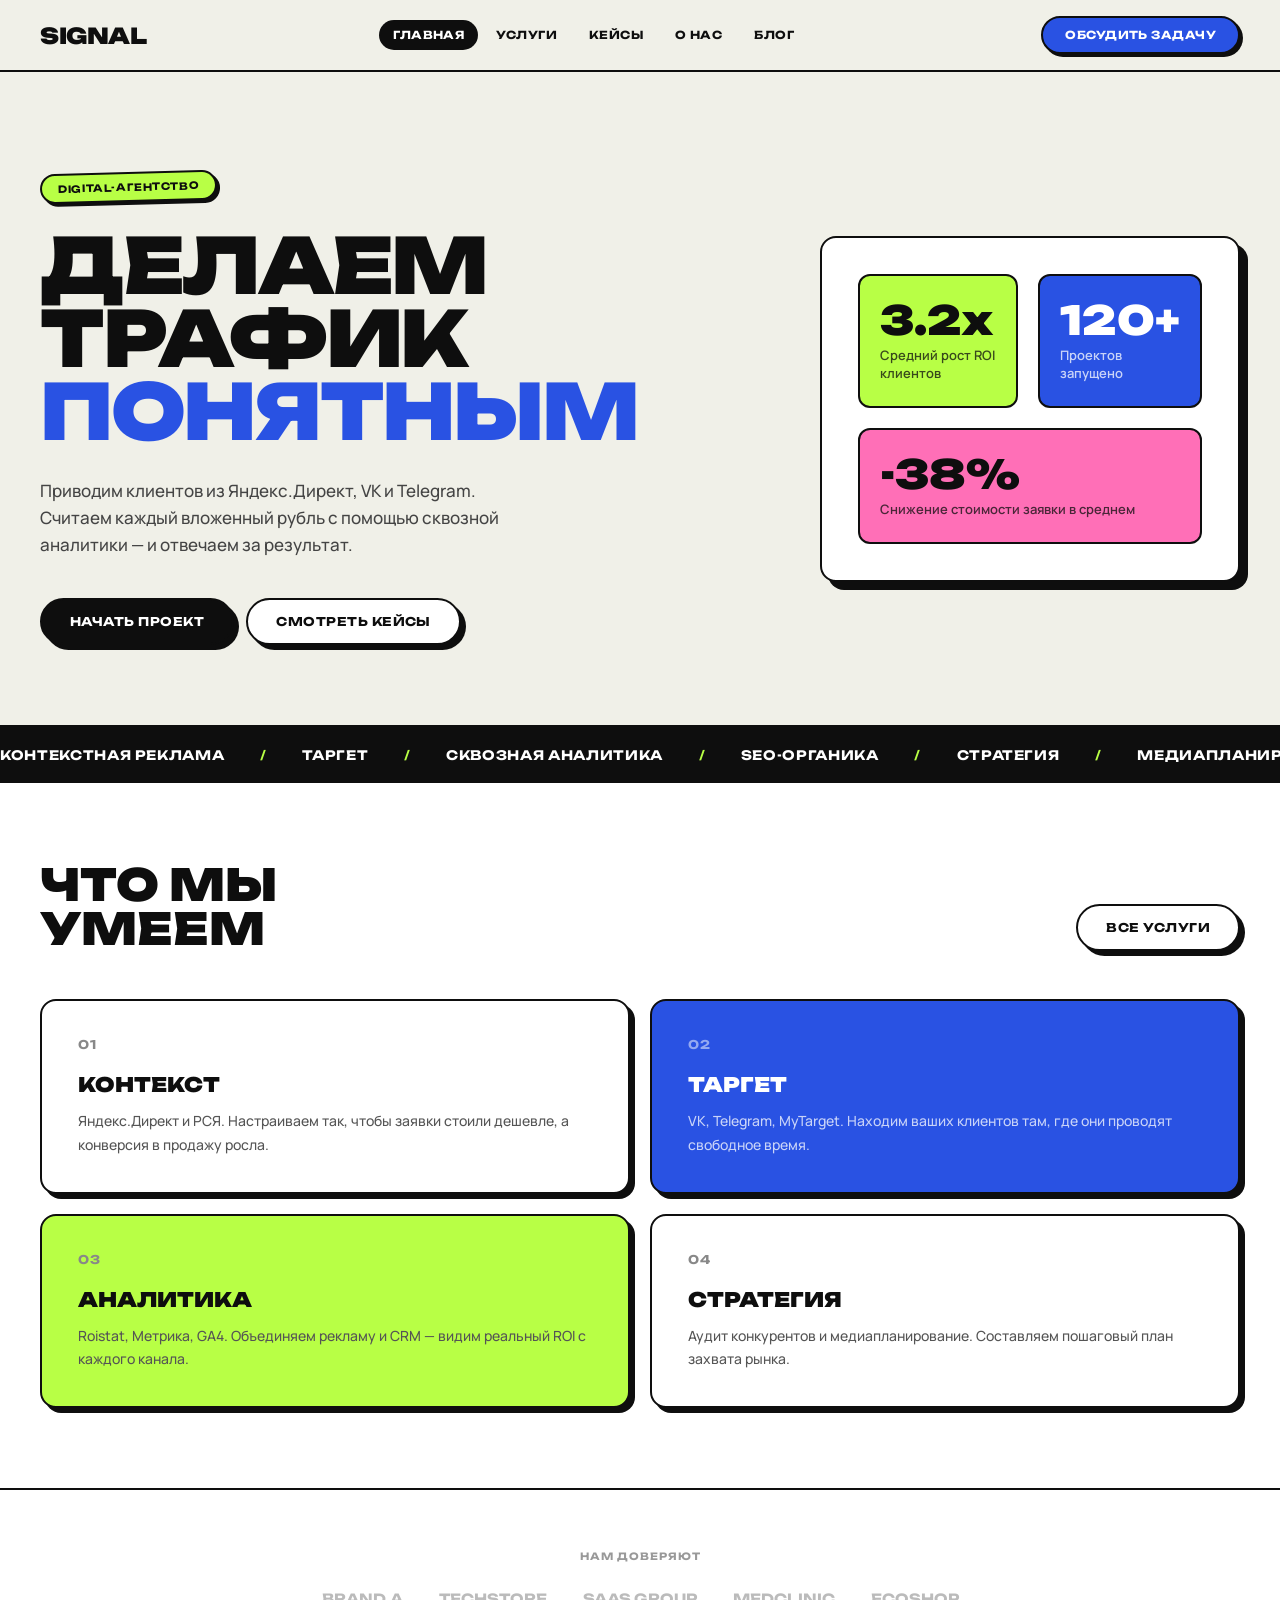
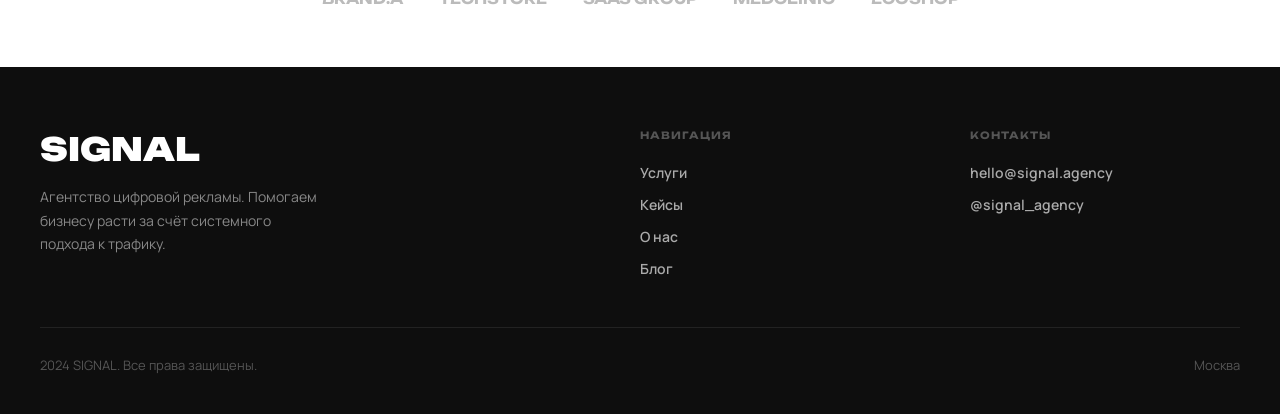
<file: index.html>
<!DOCTYPE html>
<html lang="ru">
<head>
<meta charset="UTF-8">
<meta name="viewport" content="width=device-width, initial-scale=1.0">
<title>SIGNAL — Агентство цифровой рекламы</title>
<style>
@import url('https://fonts.googleapis.com/css2?family=Unbounded:wght@400;700;900&family=Manrope:wght@400;500;600&display=swap');

:root {
  --bg: #f0f0e8;
  --ink: #0e0e0e;
  --white: #ffffff;
  --blue: #2952e3;
  --green: #b8ff45;
  --pink: #ff6fb7;
  --border: 2px solid #0e0e0e;
  --shadow: 5px 5px 0 #0e0e0e;
  --shadow-lg: 8px 8px 0 #0e0e0e;
  --r: 16px;
}

*, *::before, *::after { box-sizing: border-box; margin: 0; padding: 0; }

body {
  font-family: 'Manrope', sans-serif;
  background: var(--bg);
  color: var(--ink);
  min-height: 100vh;
  overflow-x: hidden;
}

/* ── NAVIGATION ── */
header {
  display: flex;
  align-items: center;
  justify-content: space-between;
  padding: 0 40px;
  height: 72px;
  border-bottom: var(--border);
  background: var(--bg);
  position: sticky;
  top: 0;
  z-index: 200;
}

.logo {
  font-family: 'Unbounded', sans-serif;
  font-weight: 900;
  font-size: 22px;
  letter-spacing: -0.5px;
  color: var(--ink);
  text-decoration: none;
  cursor: pointer;
}

nav { display: flex; gap: 4px; }

nav button {
  background: none;
  border: none;
  font-family: 'Unbounded', sans-serif;
  font-size: 11px;
  font-weight: 700;
  text-transform: uppercase;
  letter-spacing: 0.04em;
  color: var(--ink);
  padding: 8px 14px;
  border-radius: 50px;
  cursor: pointer;
  transition: background 0.15s;
}

nav button:hover { background: rgba(0,0,0,0.07); }
nav button.active { background: var(--ink); color: var(--white); }

.header-cta {
  font-family: 'Unbounded', sans-serif;
  font-size: 11px;
  font-weight: 700;
  text-transform: uppercase;
  letter-spacing: 0.04em;
  background: var(--blue);
  color: var(--white);
  border: var(--border);
  border-radius: 50px;
  padding: 10px 22px;
  cursor: pointer;
  box-shadow: 3px 3px 0 var(--ink);
  transition: all 0.15s;
}
.header-cta:hover { transform: translate(-1px,-1px); box-shadow: 4px 4px 0 var(--ink); }

/* ── PAGES ── */
.page { display: none; }
.page.active { display: block; }

/* ── HOME ── */
.hero {
  padding: 100px 40px 80px;
  border-bottom: var(--border);
  display: grid;
  grid-template-columns: 1fr 420px;
  gap: 60px;
  align-items: center;
}

.hero-left {}

.hero-tag {
  display: inline-block;
  background: var(--green);
  border: var(--border);
  border-radius: 50px;
  font-family: 'Unbounded', sans-serif;
  font-size: 10px;
  font-weight: 700;
  text-transform: uppercase;
  letter-spacing: 0.06em;
  padding: 7px 16px;
  margin-bottom: 28px;
  box-shadow: 3px 3px 0 var(--ink);
  transform: rotate(-1.5deg);
  display: inline-block;
}

.hero h1 {
  font-family: 'Unbounded', sans-serif;
  font-size: clamp(44px, 6vw, 80px);
  font-weight: 900;
  line-height: 0.95;
  text-transform: uppercase;
  letter-spacing: -0.03em;
  margin-bottom: 28px;
}

.hero h1 em {
  font-style: normal;
  color: var(--blue);
  display: block;
}

.hero-sub {
  font-size: 17px;
  font-weight: 500;
  color: #444;
  line-height: 1.6;
  max-width: 460px;
  margin-bottom: 40px;
}

.hero-actions { display: flex; gap: 12px; flex-wrap: wrap; }

.btn {
  font-family: 'Unbounded', sans-serif;
  font-size: 12px;
  font-weight: 700;
  text-transform: uppercase;
  letter-spacing: 0.04em;
  padding: 14px 28px;
  border: var(--border);
  border-radius: 50px;
  cursor: pointer;
  transition: all 0.15s;
  display: inline-block;
  text-decoration: none;
}

.btn-fill { background: var(--ink); color: var(--white); box-shadow: var(--shadow); }
.btn-fill:hover { transform: translate(-2px,-2px); box-shadow: var(--shadow-lg); }

.btn-ghost { background: var(--white); color: var(--ink); box-shadow: var(--shadow); }
.btn-ghost:hover { transform: translate(-2px,-2px); box-shadow: var(--shadow-lg); background: var(--pink); }

.hero-right {
  background: var(--white);
  border: var(--border);
  border-radius: var(--r);
  padding: 36px;
  box-shadow: var(--shadow-lg);
}

.stat-row { display: grid; grid-template-columns: 1fr 1fr; gap: 20px; }

.stat-box {
  border: var(--border);
  border-radius: 12px;
  padding: 24px 20px;
}

.stat-box:nth-child(1) { background: var(--green); }
.stat-box:nth-child(2) { background: var(--blue); color: var(--white); }
.stat-box:nth-child(3) { background: var(--pink); grid-column: 1 / -1; }

.stat-num {
  font-family: 'Unbounded', sans-serif;
  font-size: 40px;
  font-weight: 900;
  line-height: 1;
  margin-bottom: 6px;
}

.stat-label { font-size: 13px; font-weight: 600; opacity: 0.75; }

/* Marquee */
.marquee-wrap {
  background: var(--ink);
  color: var(--white);
  overflow: hidden;
  border-bottom: var(--border);
  padding: 16px 0;
  white-space: nowrap;
}

.marquee-track {
  display: inline-block;
  animation: scroll 25s linear infinite;
  font-family: 'Unbounded', sans-serif;
  font-size: 13px;
  font-weight: 700;
  text-transform: uppercase;
  letter-spacing: 0.05em;
}

.marquee-track .sep { color: var(--green); margin: 0 32px; }

@keyframes scroll { 0% { transform: translateX(0); } 100% { transform: translateX(-50%); } }

/* Services preview */
.section {
  padding: 80px 40px;
  border-bottom: var(--border);
}

.sec-head {
  display: flex;
  justify-content: space-between;
  align-items: flex-end;
  margin-bottom: 48px;
}

.sec-title {
  font-family: 'Unbounded', sans-serif;
  font-size: clamp(28px, 4vw, 44px);
  font-weight: 900;
  text-transform: uppercase;
  line-height: 1;
}

.grid-2 { display: grid; grid-template-columns: repeat(2, 1fr); gap: 20px; }
.grid-3 { display: grid; grid-template-columns: repeat(3, 1fr); gap: 20px; }

.card {
  background: var(--white);
  border: var(--border);
  border-radius: var(--r);
  padding: 36px;
  box-shadow: var(--shadow);
  transition: all 0.15s;
}

.card:hover { transform: translate(-2px,-2px); box-shadow: var(--shadow-lg); }

.card-num {
  font-family: 'Unbounded', sans-serif;
  font-size: 12px;
  font-weight: 700;
  color: #888;
  margin-bottom: 20px;
  letter-spacing: 0.08em;
}

.card h3 {
  font-family: 'Unbounded', sans-serif;
  font-size: 20px;
  font-weight: 900;
  text-transform: uppercase;
  margin-bottom: 12px;
}

.card p { font-size: 14px; font-weight: 500; color: #555; line-height: 1.65; }

.card-accent { background: var(--green); }
.card-accent-blue { background: var(--blue); color: var(--white); }
.card-accent-blue p { color: rgba(255,255,255,0.75); }
.card-accent-blue .card-num { color: rgba(255,255,255,0.5); }

/* Clients strip */
.clients-strip {
  padding: 60px 40px;
  border-bottom: var(--border);
  background: var(--white);
}

.clients-label {
  font-family: 'Unbounded', sans-serif;
  font-size: 10px;
  font-weight: 700;
  text-transform: uppercase;
  letter-spacing: 0.1em;
  color: #999;
  margin-bottom: 28px;
  text-align: center;
}

.logo-row {
  display: flex;
  justify-content: center;
  align-items: center;
  gap: 36px;
  flex-wrap: wrap;
}

.client-name {
  font-family: 'Unbounded', sans-serif;
  font-size: 14px;
  font-weight: 700;
  text-transform: uppercase;
  color: #bbb;
  transition: color 0.2s;
}

.client-name:hover { color: var(--ink); }

/* Footer */
footer {
  background: var(--ink);
  color: var(--white);
  padding: 60px 40px 40px;
}

.footer-grid {
  display: grid;
  grid-template-columns: 2fr 1fr 1fr;
  gap: 60px;
  margin-bottom: 48px;
}

.footer-logo {
  font-family: 'Unbounded', sans-serif;
  font-size: 32px;
  font-weight: 900;
  margin-bottom: 16px;
}

.footer-desc { font-size: 14px; color: #888; line-height: 1.7; max-width: 280px; }

.footer-col-title {
  font-family: 'Unbounded', sans-serif;
  font-size: 10px;
  font-weight: 700;
  text-transform: uppercase;
  letter-spacing: 0.1em;
  color: #555;
  margin-bottom: 20px;
}

.footer-links { list-style: none; display: flex; flex-direction: column; gap: 10px; }

.footer-links button {
  background: none;
  border: none;
  color: #aaa;
  font-family: 'Manrope', sans-serif;
  font-size: 14px;
  font-weight: 600;
  cursor: pointer;
  text-align: left;
  padding: 0;
  transition: color 0.15s;
}

.footer-links button:hover { color: var(--green); }

.footer-bottom {
  border-top: 1px solid #222;
  padding-top: 28px;
  display: flex;
  justify-content: space-between;
  align-items: center;
  font-size: 13px;
  color: #555;
}

/* ── SERVICES PAGE ── */
.page-hero {
  padding: 80px 40px;
  border-bottom: var(--border);
  background: var(--white);
}

.page-hero h1 {
  font-family: 'Unbounded', sans-serif;
  font-size: clamp(40px, 6vw, 72px);
  font-weight: 900;
  text-transform: uppercase;
  line-height: 0.95;
  margin-bottom: 20px;
}

.page-hero p {
  font-size: 18px;
  font-weight: 500;
  color: #555;
  max-width: 560px;
  line-height: 1.65;
}

.service-full {
  padding: 60px 40px;
  border-bottom: var(--border);
  display: grid;
  grid-template-columns: 1fr 1fr;
  gap: 60px;
  align-items: start;
}

.service-full:nth-child(even) { background: var(--white); }

.sf-label {
  font-family: 'Unbounded', sans-serif;
  font-size: 10px;
  font-weight: 700;
  text-transform: uppercase;
  letter-spacing: 0.1em;
  color: #888;
  margin-bottom: 16px;
}

.sf-title {
  font-family: 'Unbounded', sans-serif;
  font-size: 32px;
  font-weight: 900;
  text-transform: uppercase;
  margin-bottom: 16px;
}

.sf-text { font-size: 15px; font-weight: 500; color: #555; line-height: 1.75; margin-bottom: 28px; }

.tag-list { display: flex; flex-wrap: wrap; gap: 8px; }

.tag {
  border: var(--border);
  border-radius: 50px;
  padding: 6px 14px;
  font-family: 'Unbounded', sans-serif;
  font-size: 10px;
  font-weight: 700;
  text-transform: uppercase;
  letter-spacing: 0.05em;
}

.sf-visual {
  background: var(--ink);
  border: var(--border);
  border-radius: var(--r);
  height: 300px;
  display: flex;
  align-items: center;
  justify-content: center;
  box-shadow: var(--shadow-lg);
}

.sf-visual-inner {
  font-family: 'Unbounded', sans-serif;
  font-size: 64px;
  font-weight: 900;
  color: var(--green);
}

/* ── CASES PAGE ── */
.cases-grid {
  padding: 60px 40px;
  display: grid;
  grid-template-columns: repeat(2, 1fr);
  gap: 24px;
  border-bottom: var(--border);
}

.case-card {
  border: var(--border);
  border-radius: var(--r);
  overflow: hidden;
  box-shadow: var(--shadow);
  transition: all 0.15s;
  background: var(--white);
  cursor: pointer;
}

.case-card:hover { transform: translate(-2px,-2px); box-shadow: var(--shadow-lg); }

.case-thumb {
  height: 220px;
  display: flex;
  align-items: center;
  justify-content: center;
}

.case-thumb.t1 { background: var(--blue); }
.case-thumb.t2 { background: var(--green); }
.case-thumb.t3 { background: var(--pink); }
.case-thumb.t4 { background: #111; }

.case-thumb-text {
  font-family: 'Unbounded', sans-serif;
  font-size: 48px;
  font-weight: 900;
  color: rgba(255,255,255,0.2);
}

.case-body { padding: 28px; }

.case-tags { display: flex; gap: 8px; margin-bottom: 14px; flex-wrap: wrap; }

.case-tag {
  font-family: 'Unbounded', sans-serif;
  font-size: 9px;
  font-weight: 700;
  text-transform: uppercase;
  letter-spacing: 0.07em;
  padding: 4px 10px;
  border: var(--border);
  border-radius: 50px;
}

.case-title {
  font-family: 'Unbounded', sans-serif;
  font-size: 18px;
  font-weight: 900;
  text-transform: uppercase;
  margin-bottom: 10px;
}

.case-desc { font-size: 14px; color: #666; line-height: 1.65; margin-bottom: 20px; }

.case-metrics { display: flex; gap: 24px; }

.metric { }
.metric-val {
  font-family: 'Unbounded', sans-serif;
  font-size: 22px;
  font-weight: 900;
  color: var(--blue);
}
.metric-label { font-size: 11px; color: #888; font-weight: 600; }

/* ── ABOUT PAGE ── */
.about-hero {
  display: grid;
  grid-template-columns: 1fr 400px;
  gap: 80px;
  padding: 80px 40px;
  border-bottom: var(--border);
  align-items: center;
}

.about-hero h1 {
  font-family: 'Unbounded', sans-serif;
  font-size: clamp(36px, 5vw, 60px);
  font-weight: 900;
  text-transform: uppercase;
  line-height: 1;
  margin-bottom: 24px;
}

.about-hero p {
  font-size: 16px;
  font-weight: 500;
  color: #555;
  line-height: 1.75;
  max-width: 500px;
}

.about-photo {
  background: var(--blue);
  border: var(--border);
  border-radius: var(--r);
  height: 340px;
  box-shadow: var(--shadow-lg);
  display: flex;
  align-items: flex-end;
  padding: 32px;
}

.team-section { padding: 80px 40px; border-bottom: var(--border); background: var(--white); }

.team-grid { display: grid; grid-template-columns: repeat(3, 1fr); gap: 20px; margin-top: 48px; }

.team-card {
  border: var(--border);
  border-radius: var(--r);
  overflow: hidden;
  box-shadow: var(--shadow);
}

.team-photo {
  height: 180px;
  display: flex;
  align-items: center;
  justify-content: center;
  font-family: 'Unbounded', sans-serif;
  font-size: 48px;
  font-weight: 900;
  color: var(--white);
}

.t-p-1 { background: var(--blue); }
.t-p-2 { background: var(--pink); color: var(--ink); }
.t-p-3 { background: var(--green); color: var(--ink); }

.team-info { padding: 20px; background: var(--white); }

.team-name {
  font-family: 'Unbounded', sans-serif;
  font-size: 14px;
  font-weight: 900;
  text-transform: uppercase;
  margin-bottom: 4px;
}

.team-role { font-size: 13px; color: #888; font-weight: 600; }

.values-section { padding: 80px 40px; }

/* ── BLOG PAGE ── */
.blog-grid {
  padding: 60px 40px;
  display: grid;
  grid-template-columns: repeat(3, 1fr);
  gap: 20px;
  border-bottom: var(--border);
}

.blog-card {
  border: var(--border);
  border-radius: var(--r);
  background: var(--white);
  overflow: hidden;
  box-shadow: var(--shadow);
  transition: all 0.15s;
  cursor: pointer;
}

.blog-card:hover { transform: translate(-2px,-2px); box-shadow: var(--shadow-lg); }

.blog-thumb {
  height: 160px;
  display: flex;
  align-items: center;
  justify-content: center;
}

.b-t-1 { background: var(--green); }
.b-t-2 { background: var(--blue); }
.b-t-3 { background: var(--pink); }
.b-t-4 { background: var(--ink); }
.b-t-5 { background: #6c63ff; }
.b-t-6 { background: #ff8c42; }

.blog-thumb-icon {
  font-family: 'Unbounded', sans-serif;
  font-size: 40px;
  font-weight: 900;
  color: rgba(255,255,255,0.25);
}

.blog-body { padding: 24px; }

.blog-meta {
  display: flex;
  justify-content: space-between;
  align-items: center;
  margin-bottom: 12px;
}

.blog-cat {
  font-family: 'Unbounded', sans-serif;
  font-size: 9px;
  font-weight: 700;
  text-transform: uppercase;
  letter-spacing: 0.07em;
  padding: 4px 10px;
  border: var(--border);
  border-radius: 50px;
}

.blog-date { font-size: 12px; color: #aaa; font-weight: 600; }

.blog-title {
  font-family: 'Unbounded', sans-serif;
  font-size: 14px;
  font-weight: 900;
  text-transform: uppercase;
  line-height: 1.3;
  margin-bottom: 10px;
}

.blog-excerpt { font-size: 13px; color: #666; line-height: 1.65; }

/* ── BRIEF PAGE ── */
.brief-layout {
  display: grid;
  grid-template-columns: 400px 1fr;
  min-height: calc(100vh - 72px);
}

.brief-left {
  background: var(--ink);
  color: var(--white);
  padding: 60px 40px;
  border-right: var(--border);
  display: flex;
  flex-direction: column;
  justify-content: space-between;
}

.brief-left h1 {
  font-family: 'Unbounded', sans-serif;
  font-size: clamp(32px, 4vw, 52px);
  font-weight: 900;
  text-transform: uppercase;
  line-height: 1;
  margin-bottom: 20px;
}

.brief-left p { font-size: 15px; color: #aaa; line-height: 1.75; }

.brief-contacts { margin-top: auto; }

.contact-label {
  font-family: 'Unbounded', sans-serif;
  font-size: 10px;
  font-weight: 700;
  text-transform: uppercase;
  letter-spacing: 0.1em;
  color: #555;
  margin-bottom: 12px;
}

.contact-link {
  display: block;
  font-size: 16px;
  font-weight: 700;
  color: var(--white);
  text-decoration: none;
  margin-bottom: 8px;
  transition: color 0.15s;
}
.contact-link:hover { color: var(--green); }

/* Promise boxes */
.promise-boxes { margin: 36px 0; display: flex; flex-direction: column; gap: 12px; }

.promise-box {
  border: 1px solid #2a2a2a;
  border-radius: 12px;
  padding: 16px 20px;
  display: flex;
  align-items: center;
  gap: 14px;
}

.promise-dot { width: 8px; height: 8px; border-radius: 50%; background: var(--green); flex-shrink: 0; }

.promise-text { font-size: 14px; color: #bbb; font-weight: 500; }

/* Form */
.brief-right { padding: 60px; background: var(--bg); overflow-y: auto; }

.form-wrap { max-width: 580px; }

.form-section { margin-bottom: 40px; }

.fs-title {
  font-family: 'Unbounded', sans-serif;
  font-size: 14px;
  font-weight: 900;
  text-transform: uppercase;
  letter-spacing: 0.04em;
  margin-bottom: 20px;
  display: flex;
  align-items: center;
  gap: 10px;
}

.fs-num {
  width: 28px;
  height: 28px;
  border-radius: 50%;
  background: var(--green);
  border: var(--border);
  display: flex;
  align-items: center;
  justify-content: center;
  font-size: 12px;
  font-weight: 900;
  flex-shrink: 0;
}

.form-row { display: grid; grid-template-columns: 1fr 1fr; gap: 16px; margin-bottom: 16px; }

.field { position: relative; }
.field.full { grid-column: 1 / -1; }

input[type="text"],
input[type="email"],
input[type="tel"],
input[type="url"],
textarea {
  width: 100%;
  padding: 14px 18px;
  border: var(--border);
  border-radius: 12px;
  font-family: 'Manrope', sans-serif;
  font-size: 15px;
  font-weight: 600;
  background: var(--white);
  color: var(--ink);
  outline: none;
  transition: all 0.15s;
  display: block;
}

input:focus, textarea:focus {
  box-shadow: 0 0 0 2px var(--blue);
}

input.error { border-color: #e53e3e !important; box-shadow: 0 0 0 2px rgba(229,62,62,0.3); }

.field-error {
  font-size: 12px;
  color: #e53e3e;
  font-weight: 600;
  margin-top: 5px;
  display: none;
}

.field-error.show { display: block; }

textarea { resize: vertical; min-height: 110px; }

/* Tag checkboxes */
.tag-group { display: flex; flex-wrap: wrap; gap: 10px; }

.tag-cb { display: none; }

.tag-cb-label {
  padding: 10px 18px;
  border: var(--border);
  border-radius: 50px;
  font-family: 'Unbounded', sans-serif;
  font-size: 10px;
  font-weight: 700;
  text-transform: uppercase;
  letter-spacing: 0.04em;
  cursor: pointer;
  transition: all 0.15s;
  background: var(--bg);
  user-select: none;
}

.tag-cb:checked + .tag-cb-label {
  background: var(--ink);
  color: var(--white);
  box-shadow: 3px 3px 0 var(--blue);
  transform: translate(-1px,-1px);
}

/* Budget radio */
.budget-group { display: grid; grid-template-columns: repeat(3, 1fr); gap: 12px; }

.bg-radio { display: none; }

.bg-label {
  padding: 16px 12px;
  border: var(--border);
  border-radius: 12px;
  font-family: 'Unbounded', sans-serif;
  font-size: 10px;
  font-weight: 700;
  text-transform: uppercase;
  letter-spacing: 0.03em;
  text-align: center;
  cursor: pointer;
  transition: all 0.15s;
  background: var(--white);
}

.bg-radio:checked + .bg-label {
  background: var(--ink);
  color: var(--white);
  box-shadow: 3px 3px 0 var(--blue);
  transform: translate(-1px,-1px);
}

.btn-submit {
  font-family: 'Unbounded', sans-serif;
  font-size: 13px;
  font-weight: 900;
  text-transform: uppercase;
  letter-spacing: 0.04em;
  background: var(--blue);
  color: var(--white);
  border: var(--border);
  border-radius: 50px;
  padding: 18px 40px;
  width: 100%;
  cursor: pointer;
  box-shadow: var(--shadow);
  transition: all 0.15s;
  margin-top: 8px;
}

.btn-submit:hover { transform: translate(-2px,-2px); box-shadow: var(--shadow-lg); background: var(--ink); }

/* Success state */
.success-state {
  display: none;
  text-align: center;
  padding: 80px 40px;
  flex-direction: column;
  align-items: center;
}

.success-state.show { display: flex; }

.success-icon {
  width: 80px;
  height: 80px;
  background: var(--green);
  border: var(--border);
  border-radius: 50%;
  display: flex;
  align-items: center;
  justify-content: center;
  margin-bottom: 28px;
  box-shadow: var(--shadow);
}

.success-icon svg { width: 36px; height: 36px; }

.success-title {
  font-family: 'Unbounded', sans-serif;
  font-size: 28px;
  font-weight: 900;
  text-transform: uppercase;
  margin-bottom: 12px;
}

.success-text { font-size: 15px; color: #666; font-weight: 500; max-width: 340px; line-height: 1.7; }

/* ── RESPONSIVE ── */
@media (max-width: 1024px) {
  .hero { grid-template-columns: 1fr; }
  .hero-right { display: none; }
  .grid-3, .blog-grid { grid-template-columns: repeat(2, 1fr); }
  .brief-layout { grid-template-columns: 1fr; }
  .brief-left { min-height: auto; }
  .about-hero { grid-template-columns: 1fr; }
  .about-photo { display: none; }
  .service-full { grid-template-columns: 1fr; }
  .footer-grid { grid-template-columns: 1fr; gap: 32px; }
  .team-grid { grid-template-columns: 1fr 1fr; }
}

@media (max-width: 768px) {
  header { padding: 0 20px; }
  nav { display: none; }
  .hero, .section, .page-hero, .about-hero, .team-section, .values-section { padding: 48px 20px; }
  .cases-grid, .blog-grid { padding: 40px 20px; grid-template-columns: 1fr; }
  .grid-2, .grid-3 { grid-template-columns: 1fr; }
  .brief-right { padding: 40px 20px; }
  .brief-left { padding: 40px 20px; }
  .form-row { grid-template-columns: 1fr; }
  .budget-group { grid-template-columns: 1fr; }
  .stat-row { grid-template-columns: 1fr; }
  .stat-box:nth-child(3) { grid-column: auto; }
  .footer-grid { padding: 40px 20px; }
  footer { padding: 40px 20px 28px; }
  .clients-strip { padding: 40px 20px; }
  .footer-bottom { flex-direction: column; gap: 12px; text-align: center; }
}
</style>
</head>
<body>

<header>
  <span class="logo" onclick="showPage('home')">SIGNAL</span>
  <nav>
    <button onclick="showPage('home')" class="active" id="nav-home">Главная</button>
    <button onclick="showPage('services')" id="nav-services">Услуги</button>
    <button onclick="showPage('cases')" id="nav-cases">Кейсы</button>
    <button onclick="showPage('about')" id="nav-about">О нас</button>
    <button onclick="showPage('blog')" id="nav-blog">Блог</button>
  </nav>
  <button class="header-cta" onclick="showPage('brief')">Обсудить задачу</button>
</header>

<!-- ════════════ HOME ════════════ -->
<div class="page active" id="page-home">

  <section class="hero">
    <div class="hero-left">
      <div class="hero-tag">Digital-агентство</div>
      <h1>Делаем трафик <em>понятным</em></h1>
      <p class="hero-sub">Приводим клиентов из Яндекс.Директ, VK и Telegram. Считаем каждый вложенный рубль с помощью сквозной аналитики — и отвечаем за результат.</p>
      <div class="hero-actions">
        <button class="btn btn-fill" onclick="showPage('brief')">Начать проект</button>
        <button class="btn btn-ghost" onclick="showPage('cases')">Смотреть кейсы</button>
      </div>
    </div>
    <div class="hero-right">
      <div class="stat-row">
        <div class="stat-box">
          <div class="stat-num">3.2x</div>
          <div class="stat-label">Средний рост ROI клиентов</div>
        </div>
        <div class="stat-box">
          <div class="stat-num">120+</div>
          <div class="stat-label">Проектов запущено</div>
        </div>
        <div class="stat-box">
          <div class="stat-num">-38%</div>
          <div class="stat-label">Снижение стоимости заявки в среднем</div>
        </div>
      </div>
    </div>
  </section>

  <div class="marquee-wrap">
    <div class="marquee-track">
      Контекстная реклама <span class="sep">/</span> Таргет <span class="sep">/</span> Сквозная аналитика <span class="sep">/</span> SEO-органика <span class="sep">/</span> Стратегия <span class="sep">/</span> Медиапланирование <span class="sep">/</span> Контекстная реклама <span class="sep">/</span> Таргет <span class="sep">/</span> Сквозная аналитика <span class="sep">/</span> SEO-органика <span class="sep">/</span> Стратегия <span class="sep">/</span> Медиапланирование <span class="sep">/</span>
    </div>
  </div>

  <section class="section" style="background: var(--white);">
    <div class="sec-head">
      <h2 class="sec-title">Что мы<br>умеем</h2>
      <button class="btn btn-ghost" onclick="showPage('services')">Все услуги</button>
    </div>
    <div class="grid-2">
      <div class="card">
        <div class="card-num">01</div>
        <h3>Контекст</h3>
        <p>Яндекс.Директ и РСЯ. Настраиваем так, чтобы заявки стоили дешевле, а конверсия в продажу росла.</p>
      </div>
      <div class="card card-accent-blue">
        <div class="card-num">02</div>
        <h3>Таргет</h3>
        <p>VK, Telegram, MyTarget. Находим ваших клиентов там, где они проводят свободное время.</p>
      </div>
      <div class="card card-accent">
        <div class="card-num">03</div>
        <h3>Аналитика</h3>
        <p>Roistat, Метрика, GA4. Объединяем рекламу и CRM — видим реальный ROI с каждого канала.</p>
      </div>
      <div class="card">
        <div class="card-num">04</div>
        <h3>Стратегия</h3>
        <p>Аудит конкурентов и медиапланирование. Составляем пошаговый план захвата рынка.</p>
      </div>
    </div>
  </section>

  <div class="clients-strip">
    <div class="clients-label">Нам доверяют</div>
    <div class="logo-row">
      <span class="client-name">Brand.A</span>
      <span class="client-name">TechStore</span>
      <span class="client-name">SaaS Group</span>
      <span class="client-name">MedClinic</span>
      <span class="client-name">EcoShop</span>
    </div>
  </div>

  <footer>
    <div class="footer-grid">
      <div>
        <div class="footer-logo">SIGNAL</div>
        <p class="footer-desc">Агентство цифровой рекламы. Помогаем бизнесу расти за счёт системного подхода к трафику.</p>
      </div>
      <div>
        <div class="footer-col-title">Навигация</div>
        <ul class="footer-links">
          <li><button onclick="showPage('services')">Услуги</button></li>
          <li><button onclick="showPage('cases')">Кейсы</button></li>
          <li><button onclick="showPage('about')">О нас</button></li>
          <li><button onclick="showPage('blog')">Блог</button></li>
        </ul>
      </div>
      <div>
        <div class="footer-col-title">Контакты</div>
        <ul class="footer-links">
          <li><a href="mailto:hello@signal.agency" style="color:#aaa;font-size:14px;font-weight:600;text-decoration:none;">hello@signal.agency</a></li>
          <li><a href="#" style="color:#aaa;font-size:14px;font-weight:600;text-decoration:none;">@signal_agency</a></li>
        </ul>
      </div>
    </div>
    <div class="footer-bottom">
      <span>2024 SIGNAL. Все права защищены.</span>
      <span>Москва</span>
    </div>
  </footer>
</div>

<!-- ════════════ SERVICES ════════════ -->
<div class="page" id="page-services">
  <div class="page-hero">
    <h1>Услуги</h1>
    <p>Весь цикл — от первого клика до деньги в кассе. Работаем системно, а не по отдельным задачам.</p>
  </div>

  <div class="service-full">
    <div>
      <div class="sf-label">01 / Платный трафик</div>
      <div class="sf-title">Контекстная реклама</div>
      <p class="sf-text">Запускаем и ведём кампании в Яндекс.Директ. Добиваемся снижения CPL на 20–40% в первые три месяца за счёт постоянной оптимизации ставок, минус-слов и посадочных страниц.</p>
      <div class="tag-list">
        <span class="tag">Яндекс.Директ</span>
        <span class="tag">РСЯ</span>
        <span class="tag">Смарт-баннеры</span>
        <span class="tag">Ретаргетинг</span>
      </div>
    </div>
    <div class="sf-visual"><div class="sf-visual-inner">CTX</div></div>
  </div>

  <div class="service-full">
    <div class="sf-visual" style="background: var(--pink);"><div class="sf-visual-inner" style="color: rgba(0,0,0,0.15);">TRG</div></div>
    <div>
      <div class="sf-label">02 / Соцсети</div>
      <div class="sf-title">Таргетированная реклама</div>
      <p class="sf-text">VK Ads, Telegram, MyTarget. Находим аудиторию по интересам, поведению и геолокации. Запускаем A/B-тесты креативов и масштабируем то, что работает.</p>
      <div class="tag-list">
        <span class="tag">VK Ads</span>
        <span class="tag">Telegram</span>
        <span class="tag">MyTarget</span>
        <span class="tag">Look-alike</span>
      </div>
    </div>
  </div>

  <div class="service-full">
    <div>
      <div class="sf-label">03 / Данные</div>
      <div class="sf-title">Сквозная аналитика</div>
      <p class="sf-text">Объединяем рекламные кабинеты, CRM и сайт в одну систему. Видите, какой канал реально приносит продажи — а не просто клики. Настраиваем Roistat, Метрику, GA4.</p>
      <div class="tag-list">
        <span class="tag">Roistat</span>
        <span class="tag">Яндекс.Метрика</span>
        <span class="tag">GA4</span>
        <span class="tag">CRM-интеграция</span>
      </div>
    </div>
    <div class="sf-visual" style="background: var(--green);"><div class="sf-visual-inner" style="color: rgba(0,0,0,0.15);">DATA</div></div>
  </div>

  <div class="service-full" style="border-bottom: none;">
    <div class="sf-visual" style="background: #6c63ff;"><div class="sf-visual-inner">STR</div></div>
    <div>
      <div class="sf-label">04 / Стратегия</div>
      <div class="sf-title">Медиапланирование и аудит</div>
      <p class="sf-text">Разбираем текущую рекламу, ищем точки роста, составляем конкурентный анализ. Получаете чёткий план: что делать в следующие 3 месяца, какой бюджет и какой результат ожидать.</p>
      <div class="tag-list">
        <span class="tag">Аудит кампаний</span>
        <span class="tag">Конкурентный анализ</span>
        <span class="tag">Медиаплан</span>
        <span class="tag">KPI-прогноз</span>
      </div>
    </div>
  </div>

  <footer>
    <div class="footer-grid">
      <div>
        <div class="footer-logo">SIGNAL</div>
        <p class="footer-desc">Агентство цифровой рекламы. Помогаем бизнесу расти за счёт системного подхода к трафику.</p>
      </div>
      <div>
        <div class="footer-col-title">Навигация</div>
        <ul class="footer-links">
          <li><button onclick="showPage('home')">Главная</button></li>
          <li><button onclick="showPage('cases')">Кейсы</button></li>
          <li><button onclick="showPage('about')">О нас</button></li>
        </ul>
      </div>
      <div>
        <div class="footer-col-title">Контакты</div>
        <ul class="footer-links">
          <li><a href="mailto:hello@signal.agency" style="color:#aaa;font-size:14px;font-weight:600;text-decoration:none;">hello@signal.agency</a></li>
        </ul>
      </div>
    </div>
    <div class="footer-bottom"><span>2024 SIGNAL</span></div>
  </footer>
</div>

<!-- ════════════ CASES ════════════ -->
<div class="page" id="page-cases">
  <div class="page-hero">
    <h1>Кейсы</h1>
    <p>Конкретные результаты наших клиентов — с цифрами, без воды.</p>
  </div>

  <div class="cases-grid">
    <div class="case-card">
      <div class="case-thumb t1"><span class="case-thumb-text">MED</span></div>
      <div class="case-body">
        <div class="case-tags"><span class="case-tag">Контекст</span><span class="case-tag">Аналитика</span></div>
        <div class="case-title">Медицинская клиника: рост записей</div>
        <p class="case-desc">Перезапустили Яндекс.Директ, настроили колл-трекинг и связали рекламу с CRM. Первичные обращения через сайт выросли в 2 раза за 6 недель.</p>
        <div class="case-metrics">
          <div class="metric"><div class="metric-val">+110%</div><div class="metric-label">Заявок</div></div>
          <div class="metric"><div class="metric-val">-42%</div><div class="metric-label">CPL</div></div>
        </div>
      </div>
    </div>

    <div class="case-card">
      <div class="case-thumb t2"><span class="case-thumb-text" style="color:rgba(0,0,0,0.2)">ECO</span></div>
      <div class="case-body">
        <div class="case-tags"><span class="case-tag">Таргет</span><span class="case-tag">VK</span></div>
        <div class="case-title">Экошоп: продажи через VK</div>
        <p class="case-desc">Запустили таргет с сегментацией по интересам и геолокации. A/B-тест 8 креативов, масштабировали два лучших. ДРР снизился с 38% до 19%.</p>
        <div class="case-metrics">
          <div class="metric"><div class="metric-val">x3.1</div><div class="metric-label">ROAS</div></div>
          <div class="metric"><div class="metric-val">-50%</div><div class="metric-label">ДРР</div></div>
        </div>
      </div>
    </div>

    <div class="case-card">
      <div class="case-thumb t3"><span class="case-thumb-text" style="color:rgba(255,255,255,0.35)">SAAS</span></div>
      <div class="case-body">
        <div class="case-tags"><span class="case-tag">Контекст</span><span class="case-tag">Стратегия</span></div>
        <div class="case-title">SaaS-продукт: лиды из поиска</div>
        <p class="case-desc">Провели аудит, переработали структуру кампаний и минус-слова. Добавили динамические объявления для охвата длинного хвоста. Лиды выросли при том же бюджете.</p>
        <div class="case-metrics">
          <div class="metric"><div class="metric-val">+78%</div><div class="metric-label">Лидов</div></div>
          <div class="metric"><div class="metric-val">Тот же</div><div class="metric-label">Бюджет</div></div>
        </div>
      </div>
    </div>

    <div class="case-card">
      <div class="case-thumb t4"><span class="case-thumb-text">TECH</span></div>
      <div class="case-body">
        <div class="case-tags"><span class="case-tag">Аналитика</span><span class="case-tag">CRM</span></div>
        <div class="case-title">TechStore: сквозная аналитика</div>
        <p class="case-desc">Настроили Roistat, связали с amoCRM и рекламными кабинетами. Клиент увидел, что 60% бюджета сливалось в неконверсионные каналы — и перераспределил.</p>
        <div class="case-metrics">
          <div class="metric"><div class="metric-val">+2.4x</div><div class="metric-label">ROI</div></div>
          <div class="metric"><div class="metric-val">-60%</div><div class="metric-label">Слив бюджета</div></div>
        </div>
      </div>
    </div>
  </div>

  <section class="section" style="text-align:center;">
    <h2 class="sec-title" style="margin-bottom:20px;">Хотите такой же результат?</h2>
    <p style="font-size:16px;color:#555;margin-bottom:32px;font-weight:500;">Расскажите о задаче — разберём вашу нишу и предложим конкретный план.</p>
    <button class="btn btn-fill" onclick="showPage('brief')">Обсудить задачу</button>
  </section>

  <footer>
    <div class="footer-grid">
      <div>
        <div class="footer-logo">SIGNAL</div>
        <p class="footer-desc">Агентство цифровой рекламы.</p>
      </div>
      <div>
        <div class="footer-col-title">Навигация</div>
        <ul class="footer-links">
          <li><button onclick="showPage('home')">Главная</button></li>
          <li><button onclick="showPage('services')">Услуги</button></li>
          <li><button onclick="showPage('about')">О нас</button></li>
        </ul>
      </div>
      <div>
        <div class="footer-col-title">Контакты</div>
        <ul class="footer-links">
          <li><a href="mailto:hello@signal.agency" style="color:#aaa;font-size:14px;font-weight:600;text-decoration:none;">hello@signal.agency</a></li>
        </ul>
      </div>
    </div>
    <div class="footer-bottom"><span>2024 SIGNAL</span></div>
  </footer>
</div>

<!-- ════════════ ABOUT ════════════ -->
<div class="page" id="page-about">
  <div class="about-hero">
    <div>
      <h1>Мы — SIGNAL.<br>Агентство без воды.</h1>
      <p>Основаны в 2019 году. Работаем с бизнесом, которому важно считать деньги, а не просто запускать рекламу. Наш принцип — прозрачность и цифры, а не красивые отчёты.</p>
    </div>
    <div class="about-photo">
      <div>
        <div style="font-family:'Unbounded',sans-serif;font-size:13px;font-weight:700;color:rgba(255,255,255,0.5);text-transform:uppercase;letter-spacing:0.08em;">Команда SIGNAL</div>
        <div style="font-family:'Unbounded',sans-serif;font-size:11px;font-weight:700;color:rgba(255,255,255,0.3);margin-top:4px;">Москва, 2024</div>
      </div>
    </div>
  </div>

  <div class="section" style="background:var(--white);">
    <div class="grid-3">
      <div class="card">
        <div class="card-num">Основаны</div>
        <h3>2019</h3>
        <p>5 лет в digital-рекламе. Пережили изменения рынка и алгоритмов — и стали лучше.</p>
      </div>
      <div class="card card-accent">
        <div class="card-num">Проектов</div>
        <h3>120+</h3>
        <p>От малого бизнеса до федеральных сетей. Разных ниш, каналов, задач.</p>
      </div>
      <div class="card card-accent-blue">
        <div class="card-num">NPS</div>
        <h3>89</h3>
        <p>Индекс лояльности наших клиентов по итогам последнего опроса.</p>
      </div>
    </div>
  </div>

  <div class="team-section">
    <div class="sec-head">
      <h2 class="sec-title">Команда</h2>
    </div>
    <div class="team-grid">
      <div class="team-card">
        <div class="team-photo t-p-1">АИ</div>
        <div class="team-info">
          <div class="team-name">Алексей Иванов</div>
          <div class="team-role">Основатель, стратегия</div>
        </div>
      </div>
      <div class="team-card">
        <div class="team-photo t-p-2">МС</div>
        <div class="team-info">
          <div class="team-name">Мария Смирнова</div>
          <div class="team-role">Руководитель PPC</div>
        </div>
      </div>
      <div class="team-card">
        <div class="team-photo t-p-3">ДК</div>
        <div class="team-info">
          <div class="team-name">Дмитрий Козлов</div>
          <div class="team-role">Аналитика и данные</div>
        </div>
      </div>
    </div>
  </div>

  <footer>
    <div class="footer-grid">
      <div>
        <div class="footer-logo">SIGNAL</div>
        <p class="footer-desc">Агентство цифровой рекламы.</p>
      </div>
      <div>
        <div class="footer-col-title">Навигация</div>
        <ul class="footer-links">
          <li><button onclick="showPage('home')">Главная</button></li>
          <li><button onclick="showPage('services')">Услуги</button></li>
          <li><button onclick="showPage('cases')">Кейсы</button></li>
        </ul>
      </div>
      <div>
        <div class="footer-col-title">Контакты</div>
        <ul class="footer-links">
          <li><a href="mailto:hello@signal.agency" style="color:#aaa;font-size:14px;font-weight:600;text-decoration:none;">hello@signal.agency</a></li>
        </ul>
      </div>
    </div>
    <div class="footer-bottom"><span>2024 SIGNAL</span></div>
  </footer>
</div>

<!-- ════════════ BLOG ════════════ -->
<div class="page" id="page-blog">
  <div class="page-hero">
    <h1>Блог</h1>
    <p>Пишем о том, что реально работает в рекламе — без инфоциганства и общих слов.</p>
  </div>

  <div class="blog-grid">
    <div class="blog-card">
      <div class="blog-thumb b-t-1"></div>
      <div class="blog-body">
        <div class="blog-meta"><span class="blog-cat">Контекст</span><span class="blog-date">12 нояб. 2024</span></div>
        <div class="blog-title">Как снизить CPL на 40% без увеличения бюджета</div>
        <p class="blog-excerpt">Разбираем 5 конкретных шагов: от чистки минус-слов до автостратегий. Реальный кейс с цифрами.</p>
      </div>
    </div>
    <div class="blog-card">
      <div class="blog-thumb b-t-2"></div>
      <div class="blog-body">
        <div class="blog-meta"><span class="blog-cat">Аналитика</span><span class="blog-date">5 нояб. 2024</span></div>
        <div class="blog-title">Сквозная аналитика: с чего начать в 2024</div>
        <p class="blog-excerpt">Roistat или Метрика? Как выбрать инструмент и не переплатить. Сравниваем три стека для разных бюджетов.</p>
      </div>
    </div>
    <div class="blog-card">
      <div class="blog-thumb b-t-3"></div>
      <div class="blog-body">
        <div class="blog-meta"><span class="blog-cat">Таргет</span><span class="blog-date">28 окт. 2024</span></div>
        <div class="blog-title">VK Ads в 2024: что изменилось и как настраивать</div>
        <p class="blog-excerpt">Новые форматы, аудитории и правила модерации. Полное руководство для тех, кто давно не заходил в кабинет.</p>
      </div>
    </div>
    <div class="blog-card">
      <div class="blog-thumb b-t-4"></div>
      <div class="blog-body">
        <div class="blog-meta"><span class="blog-cat">Стратегия</span><span class="blog-date">15 окт. 2024</span></div>
        <div class="blog-title">Медиаплан без воды: шаблон и логика расчёта</div>
        <p class="blog-excerpt">Как составить медиаплан, которому верят — с прогнозами CPL, охватом и сроками окупаемости.</p>
      </div>
    </div>
    <div class="blog-card">
      <div class="blog-thumb b-t-5"></div>
      <div class="blog-body">
        <div class="blog-meta"><span class="blog-cat">SEO</span><span class="blog-date">3 окт. 2024</span></div>
        <div class="blog-title">SEO и платный трафик: как использовать вместе</div>
        <p class="blog-excerpt">Объясняем, почему они не конкуренты, а союзники. Примеры синергии из реальных проектов.</p>
      </div>
    </div>
    <div class="blog-card">
      <div class="blog-thumb b-t-6"></div>
      <div class="blog-body">
        <div class="blog-meta"><span class="blog-cat">Кейс</span><span class="blog-date">20 сент. 2024</span></div>
        <div class="blog-title">Кейс: как мы вывели клинику в топ по цене лида</div>
        <p class="blog-excerpt">От аудита до результата — 3 месяца, 6 итераций, -42% к CPL. Рассказываем пошагово.</p>
      </div>
    </div>
  </div>

  <footer>
    <div class="footer-grid">
      <div>
        <div class="footer-logo">SIGNAL</div>
        <p class="footer-desc">Агентство цифровой рекламы.</p>
      </div>
      <div>
        <div class="footer-col-title">Навигация</div>
        <ul class="footer-links">
          <li><button onclick="showPage('home')">Главная</button></li>
          <li><button onclick="showPage('services')">Услуги</button></li>
          <li><button onclick="showPage('cases')">Кейсы</button></li>
        </ul>
      </div>
      <div>
        <div class="footer-col-title">Контакты</div>
        <ul class="footer-links">
          <li><a href="mailto:hello@signal.agency" style="color:#aaa;font-size:14px;font-weight:600;text-decoration:none;">hello@signal.agency</a></li>
        </ul>
      </div>
    </div>
    <div class="footer-bottom"><span>2024 SIGNAL</span></div>
  </footer>
</div>

<!-- ════════════ BRIEF ════════════ -->
<div class="page" id="page-brief">
  <div class="brief-layout">
    <div class="brief-left">
      <div>
        <h1>Расскажите о задаче</h1>
        <p>Заполните бриф — мы изучим вашу нишу и вернёмся с конкретным планом, а не коммерческим предложением на 30 слайдов.</p>
        <div class="promise-boxes">
          <div class="promise-box"><div class="promise-dot"></div><div class="promise-text">Ответим в течение рабочего дня</div></div>
          <div class="promise-box"><div class="promise-dot"></div><div class="promise-text">Анализ конкурентов — бесплатно</div></div>
          <div class="promise-box"><div class="promise-dot"></div><div class="promise-text">Без навязчивых звонков и скриптов</div></div>
        </div>
      </div>
      <div class="brief-contacts">
        <div class="contact-label">Или напрямую</div>
        <a href="#" class="contact-link">@signal_agency</a>
        <a href="mailto:hello@signal.agency" class="contact-link">hello@signal.agency</a>
      </div>
    </div>

    <div class="brief-right">
      <div class="form-wrap" id="form-wrap">
        <form id="brief-form" novalidate>

          <div class="form-section">
            <div class="fs-title"><span class="fs-num">1</span>О вас</div>
            <div class="form-row">
              <div class="field">
                <input type="text" id="f-name" placeholder="Ваше имя">
                <div class="field-error" id="err-name">Введите ваше имя</div>
              </div>
              <div class="field">
                <input type="text" id="f-company" placeholder="Компания (необязательно)">
              </div>
            </div>
            <div class="form-row">
              <div class="field">
                <input type="email" id="f-email" placeholder="Email">
                <div class="field-error" id="err-email">Введите корректный email</div>
              </div>
              <div class="field">
                <input type="tel" id="f-phone" placeholder="Телефон или Telegram">
              </div>
            </div>
            <div class="field full">
              <input type="url" id="f-site" placeholder="Ссылка на сайт (если есть)">
            </div>
          </div>

          <div class="form-section">
            <div class="fs-title"><span class="fs-num">2</span>Что вас интересует?</div>
            <div class="tag-group">
              <input type="checkbox" id="s1" class="tag-cb"><label for="s1" class="tag-cb-label">Контекстная реклама</label>
              <input type="checkbox" id="s2" class="tag-cb"><label for="s2" class="tag-cb-label">Таргет</label>
              <input type="checkbox" id="s3" class="tag-cb"><label for="s3" class="tag-cb-label">SEO</label>
              <input type="checkbox" id="s4" class="tag-cb"><label for="s4" class="tag-cb-label">Аналитика</label>
              <input type="checkbox" id="s5" class="tag-cb"><label for="s5" class="tag-cb-label">Стратегия / Аудит</label>
            </div>
          </div>

          <div class="form-section">
            <div class="fs-title"><span class="fs-num">3</span>Бюджет в месяц</div>
            <div class="budget-group">
              <input type="radio" name="budget" id="b1" class="bg-radio" checked><label for="b1" class="bg-label">До 100 тыс.</label>
              <input type="radio" name="budget" id="b2" class="bg-radio"><label for="b2" class="bg-label">100–300 тыс.</label>
              <input type="radio" name="budget" id="b3" class="bg-radio"><label for="b3" class="bg-label">От 300 тыс.</label>
            </div>
          </div>

          <div class="form-section">
            <div class="fs-title"><span class="fs-num">4</span>О задаче</div>
            <textarea id="f-task" placeholder="Кто ваши клиенты, какие сейчас результаты и к чему хотите прийти..."></textarea>
          </div>

          <button type="submit" class="btn-submit">Отправить бриф</button>
        </form>
      </div>

      <div class="success-state" id="success-state">
        <div class="success-icon">
          <svg viewBox="0 0 36 36" fill="none" xmlns="http://www.w3.org/2000/svg">
            <path d="M7 18L14 25L29 10" stroke="#0e0e0e" stroke-width="3" stroke-linecap="round" stroke-linejoin="round"/>
          </svg>
        </div>
        <div class="success-title">Бриф отправлен</div>
        <p class="success-text">Мы получили вашу заявку и ответим в течение рабочего дня. Проверьте почту — пришлём план следующих шагов.</p>
      </div>
    </div>
  </div>
</div>

<script>
function showPage(id) {
  document.querySelectorAll('.page').forEach(p => p.classList.remove('active'));
  document.querySelectorAll('nav button').forEach(b => b.classList.remove('active'));
  document.getElementById('page-' + id).classList.add('active');
  const nb = document.getElementById('nav-' + id);
  if (nb) nb.classList.add('active');
  window.scrollTo(0, 0);
}

// Form validation
function isValidEmail(val) {
  return /^[^\s@]+@[^\s@]+\.[^\s@]+$/.test(val.trim());
}

document.getElementById('brief-form').addEventListener('submit', function(e) {
  e.preventDefault();
  let valid = true;

  const name = document.getElementById('f-name');
  const errName = document.getElementById('err-name');
  if (!name.value.trim()) {
    name.classList.add('error');
    errName.classList.add('show');
    valid = false;
  } else {
    name.classList.remove('error');
    errName.classList.remove('show');
  }

  const email = document.getElementById('f-email');
  const errEmail = document.getElementById('err-email');
  if (!isValidEmail(email.value)) {
    email.classList.add('error');
    errEmail.classList.add('show');
    valid = false;
  } else {
    email.classList.remove('error');
    errEmail.classList.remove('show');
  }

  if (!valid) return;

  document.getElementById('form-wrap').style.display = 'none';
  document.getElementById('success-state').classList.add('show');
});

// Clear errors on input
['f-name','f-email'].forEach(function(id) {
  document.getElementById(id).addEventListener('input', function() {
    this.classList.remove('error');
    document.getElementById('err-' + id.replace('f-','')).classList.remove('show');
  });
});
</script>
</body>
</html>
</file>
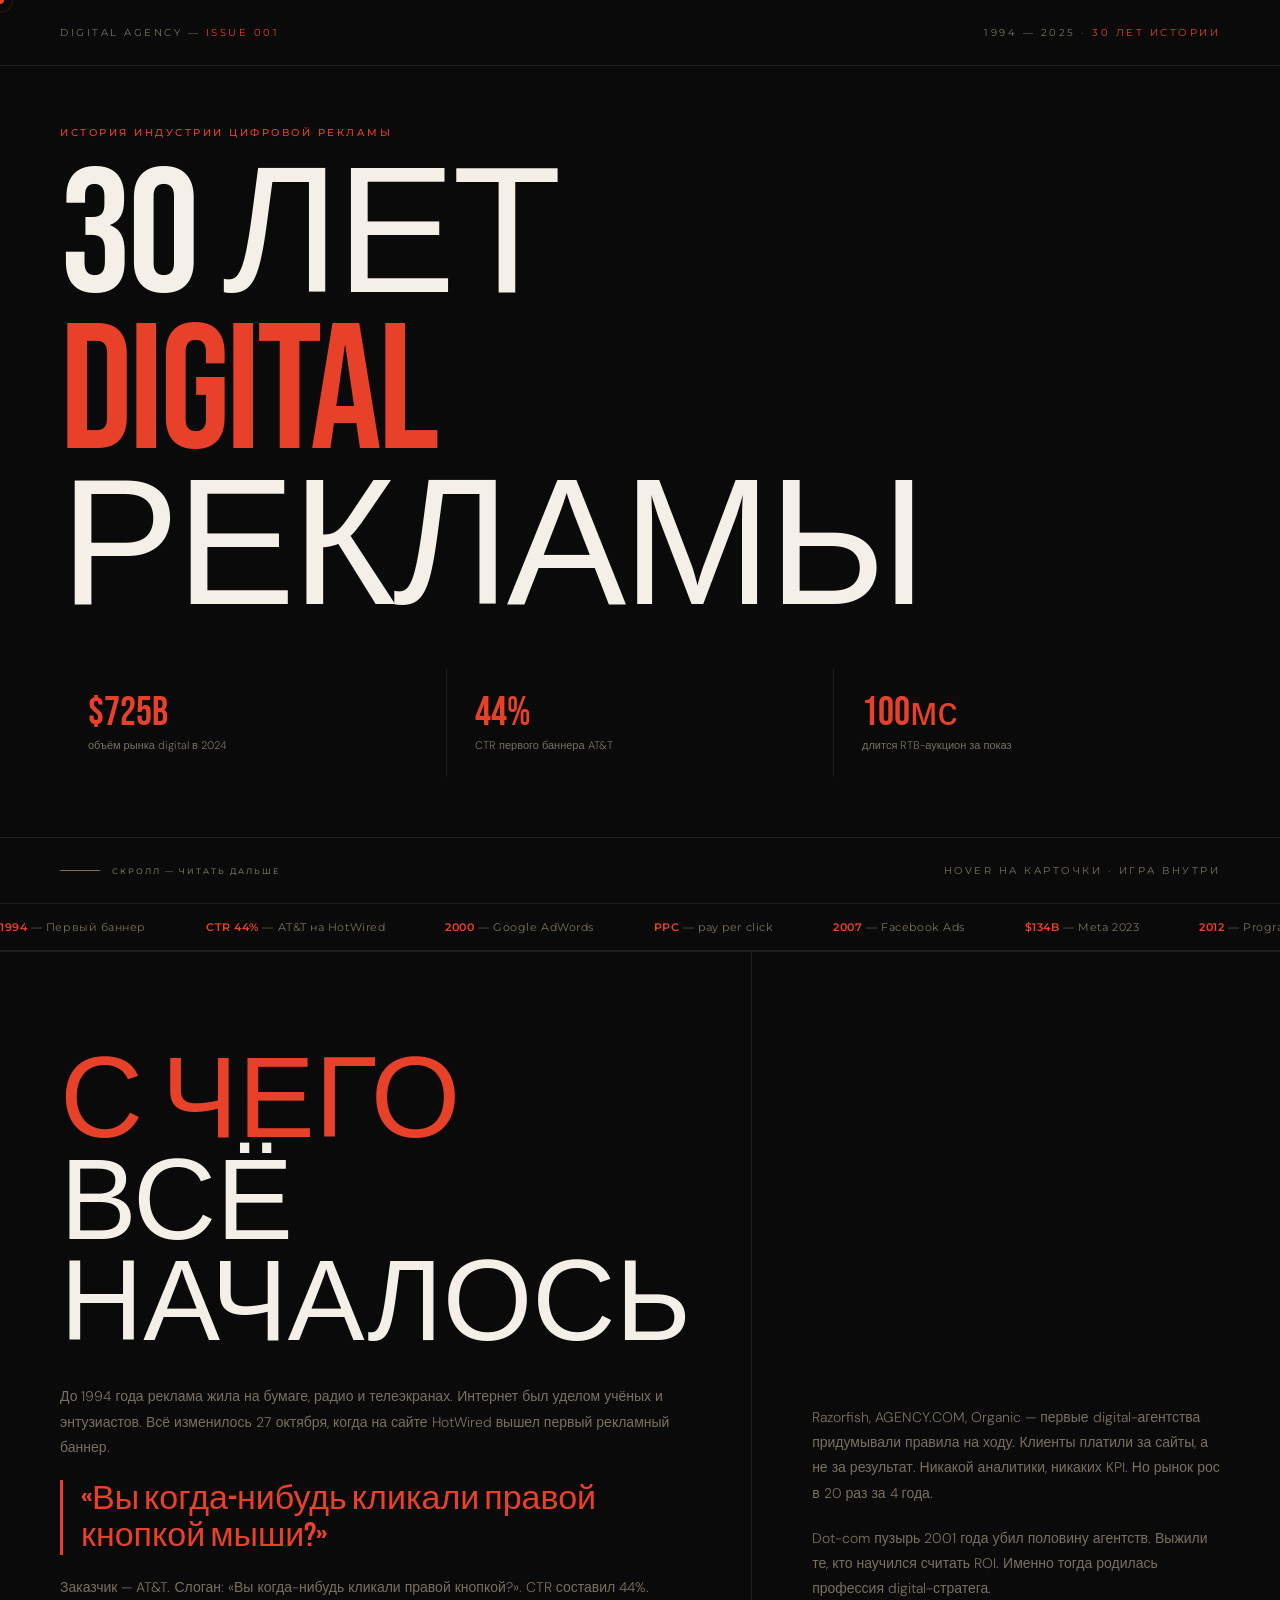
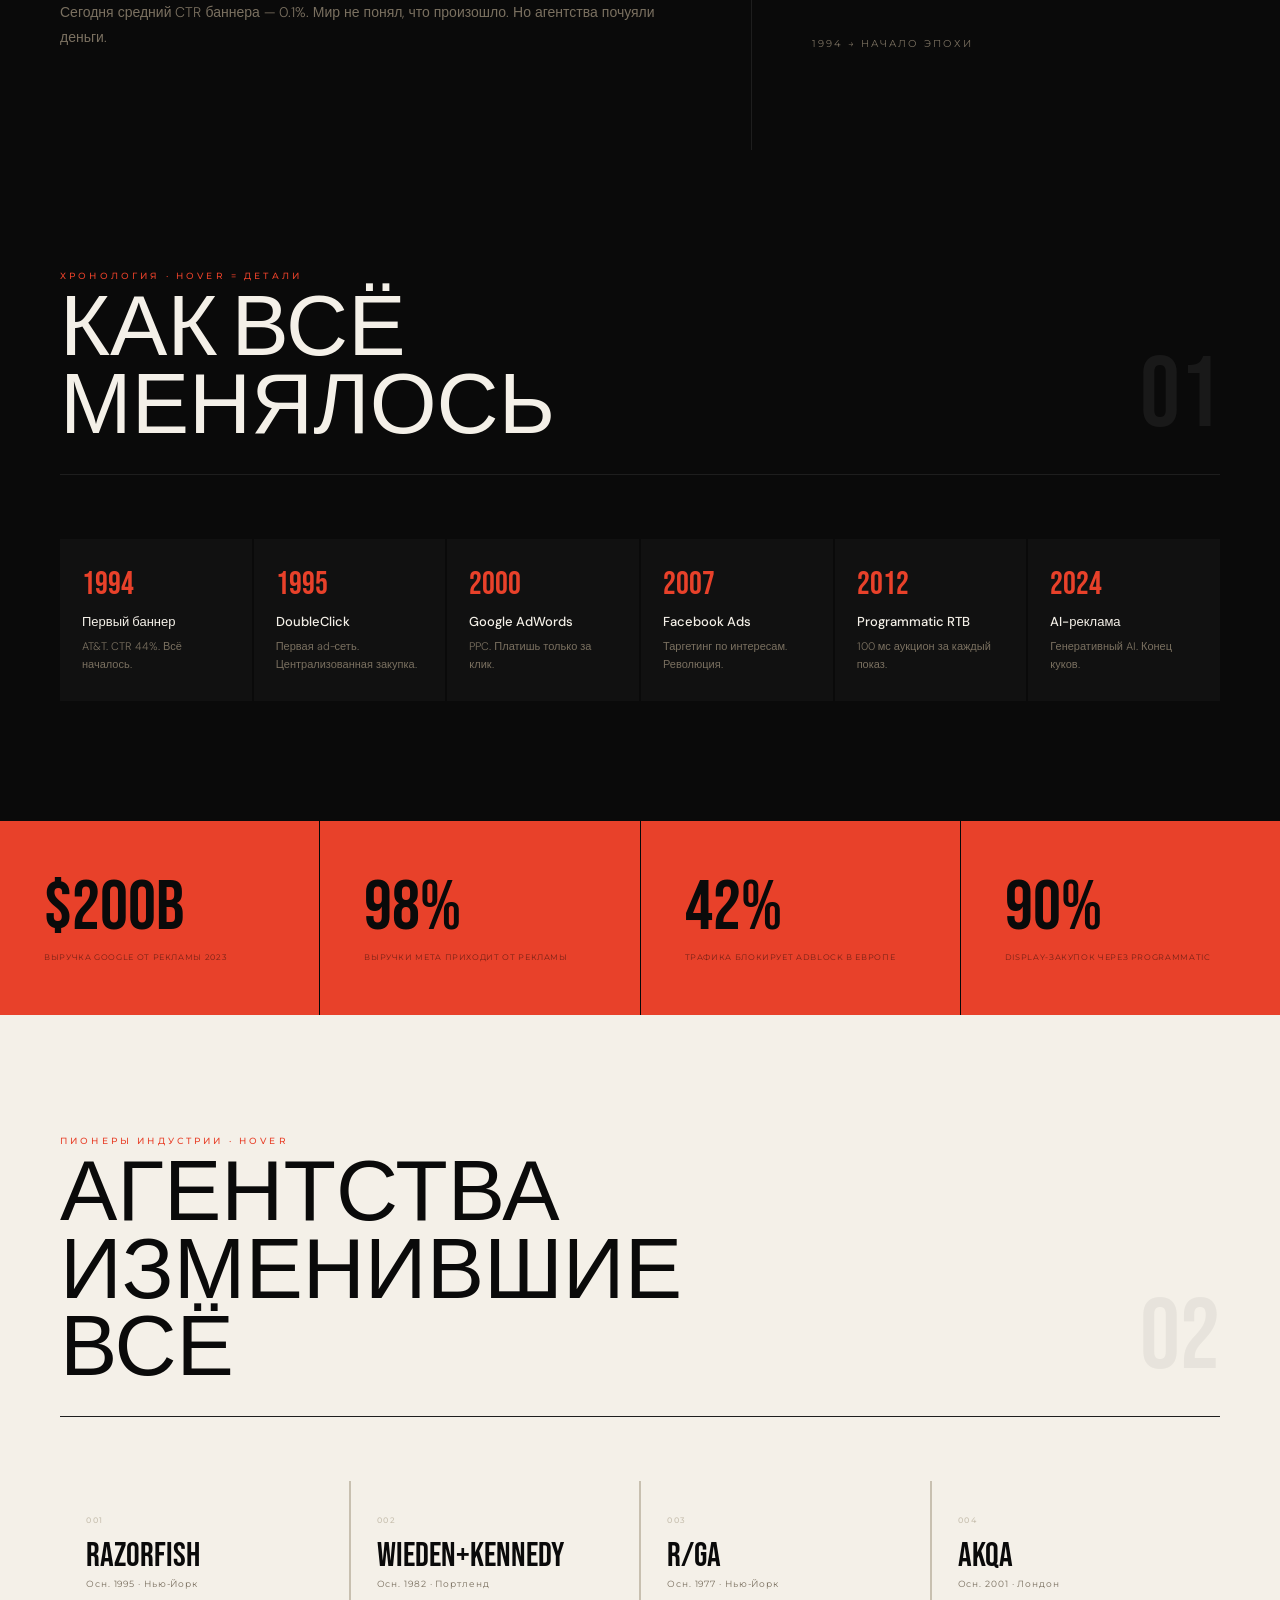
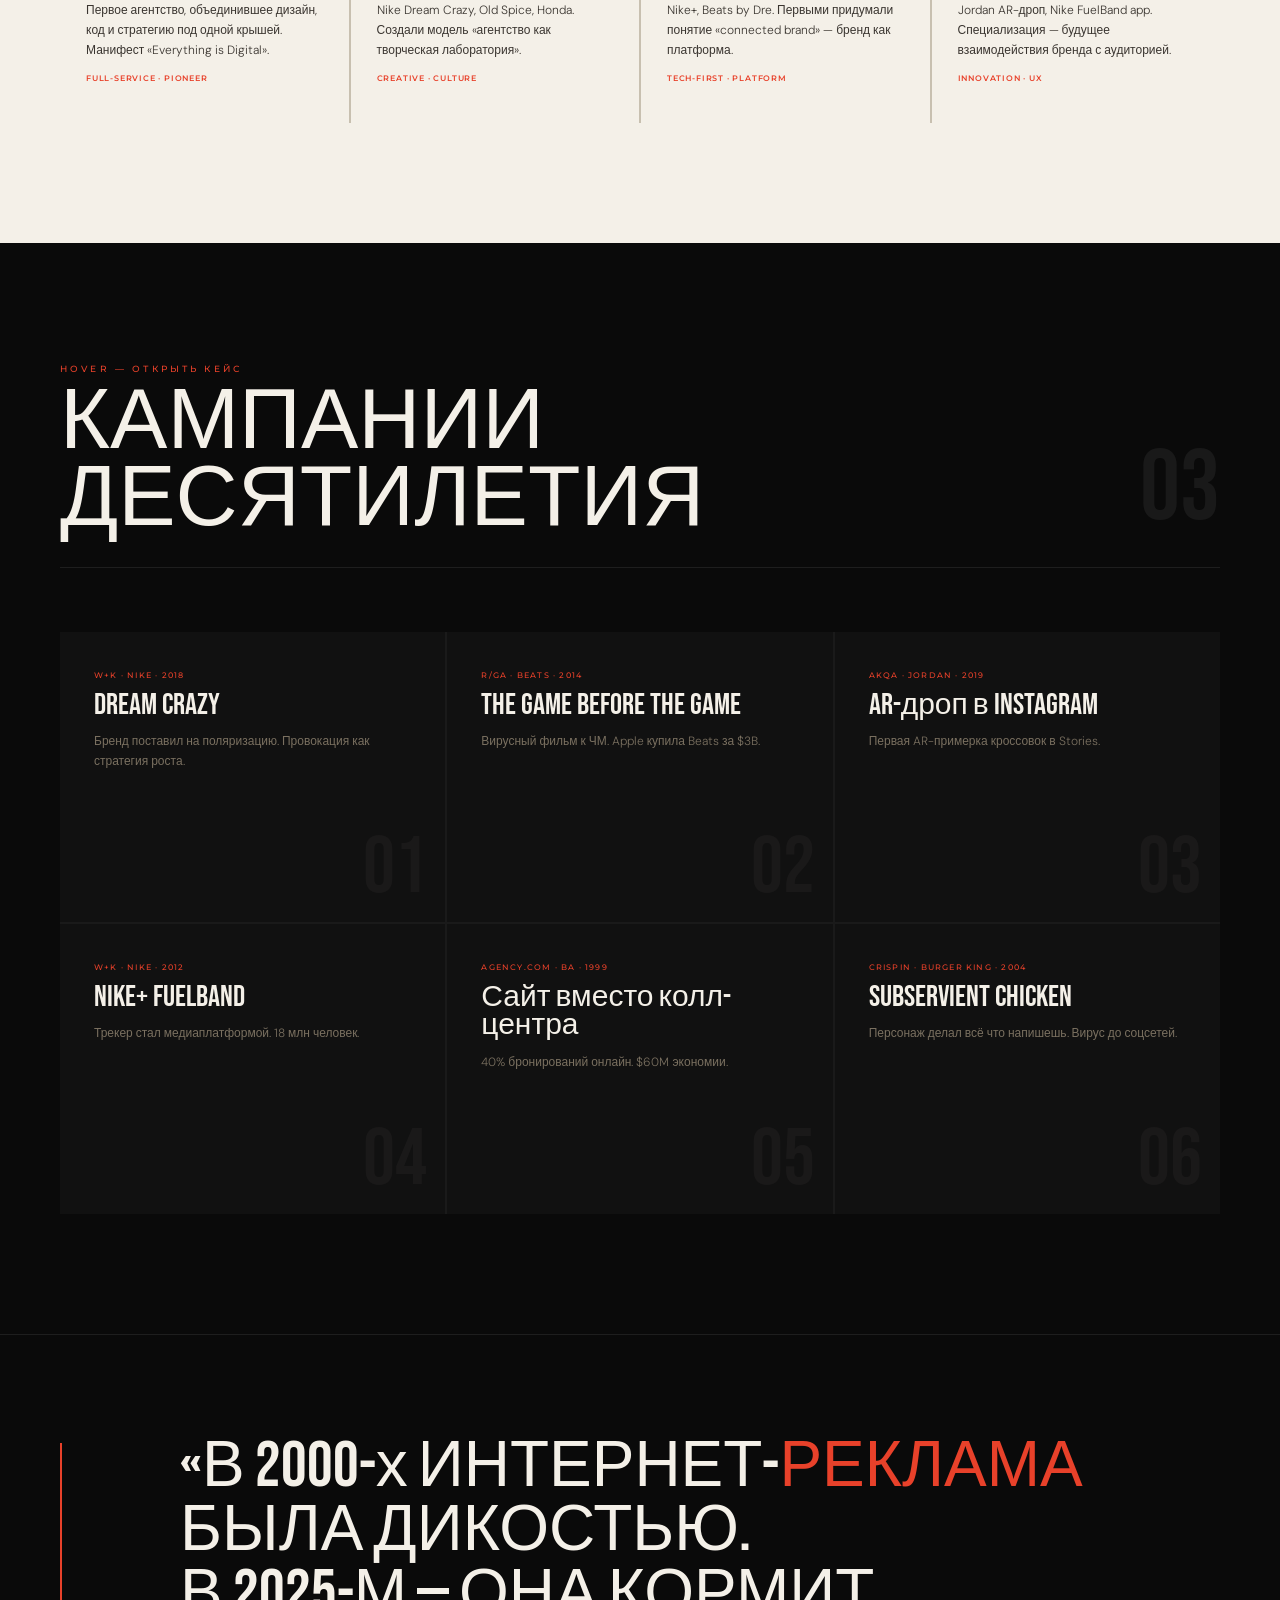
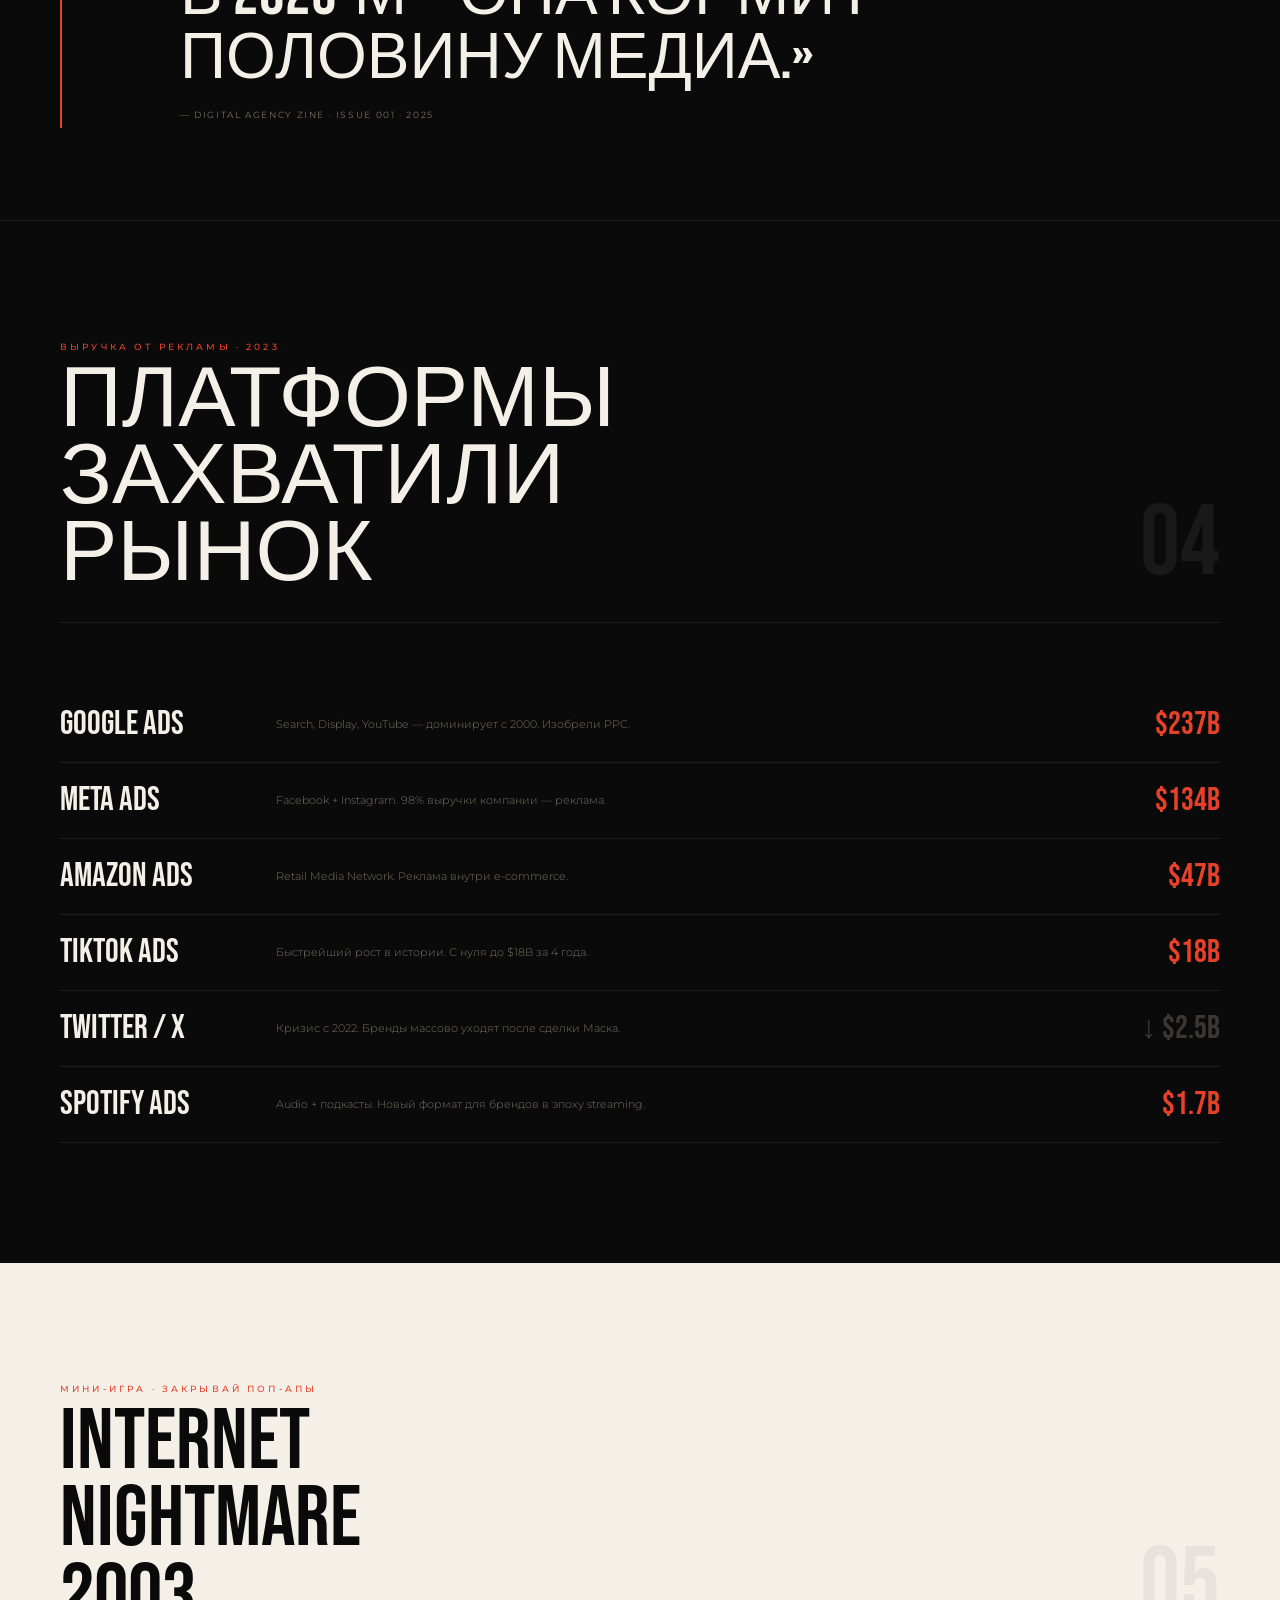
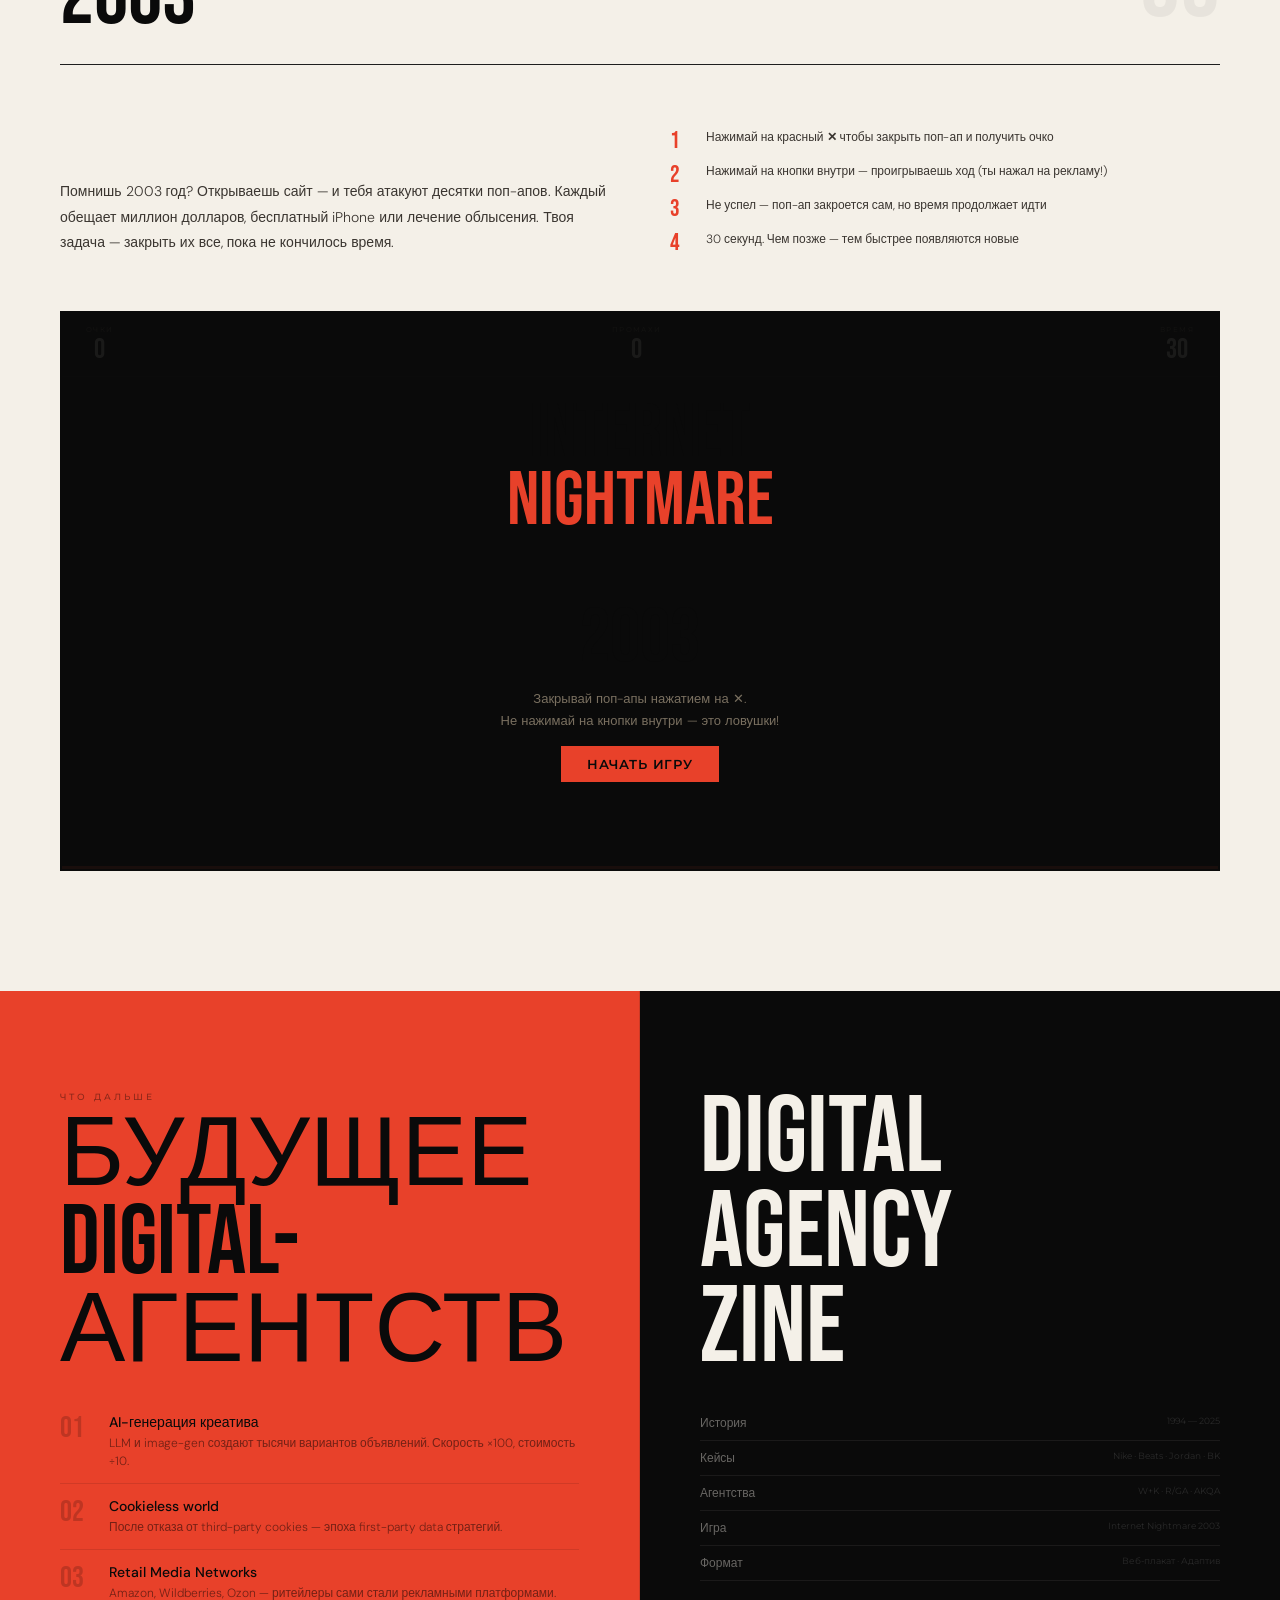
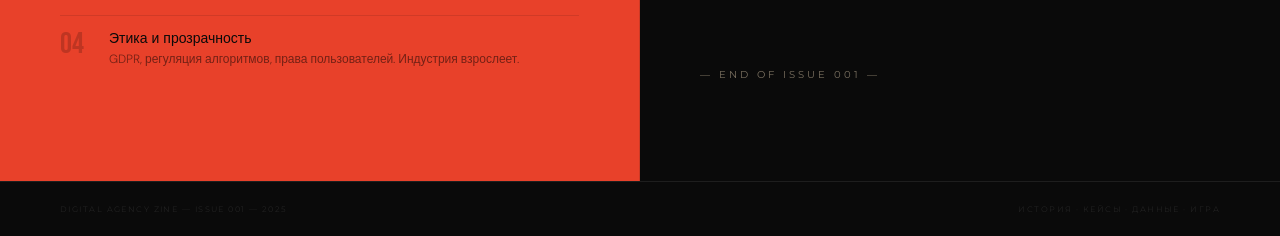
<file: index(2).html>
<!DOCTYPE html>
<html lang="ru">
<head>
<meta charset="UTF-8">
<meta name="viewport" content="width=device-width, initial-scale=1.0">
<title>30 лет Digital-рекламы</title>
<link href="https://fonts.googleapis.com/css2?family=Bebas+Neue&family=DM+Mono:wght@300;400;500&family=DM+Sans:ital,opsz,wght@0,9..40,300;0,9..40,400;0,9..40,500;1,9..40,300&family=Montserrat:wght@300;400;500;600&display=swap" rel="stylesheet">
<style>
/* ══ RESET ══ */
:root{--ink:#0a0a0a;--paper:#f4f0e8;--accent:#e8412a;--dim:#7a7060;--mid:#c8c0b0}
*{margin:0;padding:0;box-sizing:border-box}
html{scroll-behavior:smooth}
body{background:var(--ink);font-family:'DM Sans',sans-serif;color:var(--paper);overflow-x:hidden}

/* ══ CURSOR ══ */
.cur,.cur-t{position:fixed;border-radius:50%;pointer-events:none;z-index:9999;transform:translate(-50%,-50%)}
.cur{width:8px;height:8px;background:var(--accent);transition:width .18s,height .18s}
.cur.big{width:44px;height:44px;background:transparent;border:1.5px solid var(--accent)}
.cur-t{width:26px;height:26px;border:1px solid rgba(232,65,42,.22);transition:left .09s,top .09s}

/* ══ REVEAL ══ */
.rv{opacity:0;transform:translateY(26px);transition:opacity .7s,transform .7s}
.rv.on{opacity:1;transform:none}
.d1{transition-delay:.1s}.d2{transition-delay:.2s}.d3{transition-delay:.3s}
.d4{transition-delay:.4s}.d5{transition-delay:.5s}

/* ══ SHARED ══ */
.kicker{font-family:'Montserrat',sans-serif;font-size:9px;letter-spacing:.35em;color:var(--accent);text-transform:uppercase;margin-bottom:10px;font-weight:500}
.sec-title{font-family:'Bebas Neue',sans-serif;font-size:clamp(46px,7vw,86px);line-height:.9;color:var(--paper)}
.sec-hdr{display:flex;justify-content:space-between;align-items:flex-end;margin-bottom:64px;padding-bottom:28px;border-bottom:1px solid #1e1e1e}
.sec-num{font-family:'Bebas Neue',sans-serif;font-size:100px;color:#191919;line-height:1}
.body-t{font-size:14px;font-weight:300;line-height:1.8;color:var(--dim)}
.mono{font-family:'Montserrat',sans-serif;font-weight:400}

/* ══ HERO ══ */
.hero{min-height:100vh;display:flex;flex-direction:column}
.hero-bar{display:flex;justify-content:space-between;align-items:center;padding:26px 60px;border-bottom:1px solid #1e1e1e}
.hero-lbl{font-family:'Montserrat',sans-serif;font-size:10px;letter-spacing:.25em;color:var(--dim);text-transform:uppercase;font-weight:400}
.hero-lbl span{color:var(--accent)}
.hero-main{flex:1;display:flex;flex-direction:column;justify-content:center;padding:60px}
.hero-kick{font-family:'Montserrat',sans-serif;font-size:10px;letter-spacing:.25em;color:var(--accent);text-transform:uppercase;margin-bottom:22px;opacity:0;animation:fu .8s .2s forwards;font-weight:500}
.hero-h{font-family:'Bebas Neue',sans-serif;font-size:clamp(72px,14vw,198px);line-height:.87;letter-spacing:-.02em;color:var(--paper);opacity:0;animation:fu .9s .4s forwards}
.hero-h em{color:var(--accent);font-style:normal}
.hero-grid{margin-top:40px;display:grid;grid-template-columns:repeat(3,1fr);gap:1px;background:#1e1e1e;opacity:0;animation:fu .8s .7s forwards}
.hero-cell{background:var(--ink);padding:24px 28px}
.hero-cell-n{font-family:'Bebas Neue',sans-serif;font-size:40px;color:var(--accent);line-height:1}
.hero-cell-l{font-size:11px;font-weight:300;color:var(--dim);margin-top:4px;line-height:1.5}
.hero-foot{padding:26px 60px;border-top:1px solid #1e1e1e;display:flex;justify-content:space-between;align-items:center;opacity:0;animation:fu .6s 1s forwards}
.scroll-hint{font-family:'Montserrat',sans-serif;font-size:8px;letter-spacing:.25em;color:var(--dim);text-transform:uppercase;display:flex;align-items:center;gap:12px;font-weight:500}
.s-line{width:40px;height:1px;background:var(--dim);animation:sl 2s 1.5s infinite}
@keyframes sl{0%,100%{width:40px;opacity:1}50%{width:80px;opacity:.4}}
@keyframes fu{from{opacity:0;transform:translateY(22px)}to{opacity:1;transform:none}}

/* ══ INTRO SPLIT ══ */
.intro{display:grid;grid-template-columns:1fr 1fr;border-top:1px solid #1e1e1e}
.intro-l{padding:100px 60px;border-right:1px solid #1e1e1e}
.intro-r{padding:100px 60px;display:flex;flex-direction:column;justify-content:flex-end;gap:20px}
.big-q{font-family:'Bebas Neue',sans-serif;font-size:clamp(56px,9vw,120px);line-height:.88;margin-bottom:28px}
.big-q em{color:var(--accent);font-style:normal}
.pull{font-family:'Bebas Neue',sans-serif;font-size:clamp(20px,2.8vw,34px);line-height:1.1;color:var(--accent);border-left:3px solid var(--accent);padding-left:18px;margin:20px 0}

/* ══ TIMELINE ══ */
.tl-sec{padding:120px 60px}
.tl-grid{display:grid;grid-template-columns:repeat(6,1fr);gap:2px}
.tl-c{background:#111;padding:28px 22px;cursor:none;transition:background .3s;border-top:2px solid transparent}
.tl-c:hover{border-top-color:var(--accent);background:#181818}
.tl-y{font-family:'Bebas Neue',sans-serif;font-size:32px;color:var(--accent);line-height:1;margin-bottom:12px}
.tl-e{font-size:13px;font-weight:500;color:var(--paper);margin-bottom:8px}
.tl-d{font-size:11px;font-weight:300;color:var(--dim);line-height:1.6}

/* TL Popup */
.tlp{position:fixed;background:var(--paper);color:var(--ink);padding:30px;width:310px;z-index:500;display:none;box-shadow:0 20px 60px rgba(0,0,0,.6);pointer-events:none}
.tlp.on{display:block}
.tlp-y{font-family:'Bebas Neue',sans-serif;font-size:50px;color:var(--accent);line-height:1}
.tlp-t{font-family:'Bebas Neue',sans-serif;font-size:22px;color:var(--ink);margin-bottom:10px}
.tlp-b{font-size:12px;font-weight:300;line-height:1.7;color:#3a3530}
.tlp-tag{font-family:'Montserrat',sans-serif;font-size:8px;letter-spacing:.2em;color:var(--accent);text-transform:uppercase;margin-top:14px;font-weight:500}

/* ══ STATS BAND ══ */
.sband{display:grid;grid-template-columns:repeat(4,1fr);gap:1px;background:rgba(0,0,0,.2)}
.sc{background:var(--accent);padding:52px 44px;cursor:none;transition:background .3s}
.sc:hover{background:#d03020}
.sc-n{font-family:'Bebas Neue',sans-serif;font-size:clamp(44px,6vw,70px);color:var(--ink);line-height:1}
.sc-l{font-family:'Montserrat',sans-serif;font-size:8px;color:rgba(0,0,0,.5);text-transform:uppercase;letter-spacing:.08em;margin-top:8px;line-height:1.5;font-weight:400}

/* ══ AGENCIES ══ */
.ag-sec{padding:120px 60px;background:var(--paper);color:var(--ink)}
.ag-sec .sec-title{color:var(--ink)}
.ag-sec .sec-num{color:rgba(0,0,0,.05)}
.ag-grid{display:grid;grid-template-columns:repeat(4,1fr);gap:2px;background:var(--mid)}
.ag-c{background:var(--paper);padding:34px 26px;cursor:none;border-bottom:3px solid transparent;transition:all .3s}
.ag-c:hover{background:var(--ink);border-bottom-color:var(--accent)}
.ag-c:hover .ag-name{color:var(--paper)}
.ag-c:hover .ag-desc{color:rgba(244,240,232,.55)}
.ag-c:hover .ag-year{color:var(--dim)}
.ag-num{font-family:'Montserrat',sans-serif;font-size:8px;color:var(--mid);letter-spacing:.2em;margin-bottom:14px;font-weight:500}
.ag-name{font-family:'Bebas Neue',sans-serif;font-size:clamp(22px,2.8vw,34px);line-height:1;color:var(--ink);margin-bottom:5px;transition:color .3s}
.ag-year{font-family:'Montserrat',sans-serif;font-size:9px;color:var(--dim);letter-spacing:.1em;margin-bottom:12px;transition:color .3s;font-weight:400}
.ag-desc{font-size:12px;font-weight:300;line-height:1.65;color:#3a3530;transition:color .3s}
.ag-tag{display:inline-block;margin-top:12px;font-family:'Montserrat',sans-serif;font-size:8px;color:var(--accent);letter-spacing:.1em;text-transform:uppercase;font-weight:600}

/* ══ CASES ══ */
.cases-sec{padding:120px 60px}
.c-grid{display:grid;grid-template-columns:repeat(3,1fr);gap:2px;background:#1a1a1a}
.cc{background:#111;padding:38px 34px;cursor:none;position:relative;overflow:hidden;min-height:290px}
.cc-rev{position:absolute;inset:0;background:var(--accent);color:var(--ink);padding:34px;transform:translateY(100%);transition:transform .44s cubic-bezier(.16,1,.3,1);display:flex;flex-direction:column;justify-content:space-between}
.cc:hover .cc-rev,.cc.op .cc-rev{transform:none}
.cc-bgn{font-family:'Bebas Neue',sans-serif;font-size:80px;color:rgba(244,240,232,.04);line-height:1;position:absolute;bottom:14px;right:18px}
.cc-tag{font-family:'Montserrat',sans-serif;font-size:8px;letter-spacing:.15em;color:var(--accent);text-transform:uppercase;margin-bottom:11px;font-weight:500}
.cc-title{font-family:'Bebas Neue',sans-serif;font-size:clamp(20px,2.4vw,30px);line-height:.95;margin-bottom:13px;color:var(--paper)}
.cc-teaser{font-size:12px;font-weight:300;line-height:1.65;color:var(--dim)}
.cc-rev-tag{font-family:'Montserrat',sans-serif;font-size:8px;color:rgba(0,0,0,.45);letter-spacing:.15em;text-transform:uppercase;margin-bottom:8px;font-weight:500}
.cc-rev-title{font-family:'Bebas Neue',sans-serif;font-size:clamp(22px,2.8vw,36px);line-height:.9;color:var(--ink);margin-bottom:12px}
.cc-rev-body{font-size:12px;font-weight:300;line-height:1.7;color:rgba(0,0,0,.65)}
.cc-mets{display:flex;gap:18px;padding-top:14px;border-top:1px solid rgba(0,0,0,.18)}
.cc-m-n{font-family:'Bebas Neue',sans-serif;font-size:26px;color:var(--ink);line-height:1}
.cc-m-l{font-family:'Montserrat',sans-serif;font-size:8px;color:rgba(0,0,0,.45);text-transform:uppercase;margin-top:2px;font-weight:500}

/* ══ QUOTE BREAK ══ */
.quote-break{padding:100px 60px;display:grid;grid-template-columns:80px 1fr;gap:40px;align-items:start;border-top:1px solid #1e1e1e;border-bottom:1px solid #1e1e1e}
.qb-line{width:2px;height:100%;background:var(--accent);margin-top:8px}
.qb-text{font-family:'Bebas Neue',sans-serif;font-size:clamp(36px,5vw,70px);line-height:1;color:var(--paper)}
.qb-text em{color:var(--accent);font-style:normal}
.qb-src{font-family:'Montserrat',sans-serif;font-size:9px;color:var(--dim);letter-spacing:.18em;text-transform:uppercase;margin-top:18px;font-weight:400}

/* ══ PLATFORMS ══ */
.plat-sec{padding:120px 60px}
.plat-list{display:flex;flex-direction:column}
.plat-row{display:grid;grid-template-columns:180px 1fr auto;align-items:center;padding:18px 0;border-bottom:1px solid #1e1e1e;gap:36px;cursor:none;transition:padding-left .3s}
.plat-row:hover{padding-left:10px}
.plat-row:hover .p-name{color:var(--accent)}
.p-name{font-family:'Bebas Neue',sans-serif;font-size:clamp(20px,2.8vw,34px);color:var(--paper);line-height:1;transition:color .3s}
.p-sub{font-size:11px;font-weight:300;color:var(--dim);line-height:1.5;font-family:'Montserrat',sans-serif}
.p-rev{font-family:'Bebas Neue',sans-serif;font-size:clamp(18px,2.6vw,32px);color:var(--accent);white-space:nowrap}

/* ══════════════════════════════════════
   POPUP GAME
══════════════════════════════════════ */
.game-sec{padding:120px 60px;background:var(--paper);color:var(--ink)}
.game-sec .sec-title{color:var(--ink)}
.game-sec .sec-num{color:rgba(0,0,0,.05)}
.game-intro{display:grid;grid-template-columns:1fr 1fr;gap:60px;margin-bottom:56px;align-items:end}
.game-desc{font-size:14px;font-weight:300;line-height:1.8;color:#3a3530}
.game-rules{display:flex;flex-direction:column;gap:10px}
.g-rule{display:flex;gap:14px;align-items:flex-start;font-size:12px;font-weight:300;color:#3a3530}
.g-rnum{font-family:'Bebas Neue',sans-serif;font-size:24px;color:var(--accent);line-height:1;min-width:22px}

/* Arena */
.arena{position:relative;background:var(--ink);height:560px;overflow:hidden;border:2px solid var(--ink)}
.arena-bg{position:absolute;inset:0;background-image:linear-gradient(rgba(244,240,232,.018) 1px,transparent 1px),linear-gradient(90deg,rgba(244,240,232,.018) 1px,transparent 1px);background-size:44px 44px}
.hud{position:absolute;top:0;left:0;right:0;display:flex;justify-content:space-between;align-items:center;padding:12px 24px;background:rgba(10,10,10,.96);border-bottom:1px solid #1e1e1e;z-index:10}
.hud-item{display:flex;flex-direction:column;align-items:center;gap:2px}
.hud-lbl{font-family:'Montserrat',sans-serif;font-size:7px;letter-spacing:.2em;color:var(--dim);text-transform:uppercase;font-weight:500}
.hud-val{font-family:'Bebas Neue',sans-serif;font-size:28px;color:var(--paper);line-height:1}
.hud-val.red{color:var(--accent)}
.g-btn{font-family:'Montserrat',sans-serif;font-size:13px;background:var(--accent);color:var(--ink);border:none;padding:10px 26px;cursor:pointer;letter-spacing:.06em;font-weight:600;transition:background .2s;text-transform:uppercase}
.g-btn:hover{background:#c52e1a}
.g-btn.out{background:transparent;color:var(--paper);border:1px solid #2a2a2a}
.g-btn.out:hover{border-color:var(--accent);color:var(--accent)}

/* Fake popups */
.fp{position:absolute;background:var(--paper);color:var(--ink);padding:14px;width:206px;box-shadow:4px 4px 0 rgba(0,0,0,.55);cursor:default;animation:pIn .18s ease;z-index:5;user-select:none}
@keyframes pIn{from{transform:scale(.55);opacity:0}to{transform:scale(1);opacity:1}}
.fp-bar{display:flex;justify-content:space-between;align-items:center;background:var(--ink);padding:5px 8px;margin:-14px -14px 11px}
.fp-bar-t{font-family:'Montserrat',sans-serif;font-size:7px;color:var(--dim);letter-spacing:.08em;text-transform:uppercase;font-weight:500}
.fp-x{width:16px;height:16px;background:var(--accent);color:var(--ink);font-size:10px;font-weight:900;display:flex;align-items:center;justify-content:center;cursor:pointer;flex-shrink:0;transition:transform .12s}
.fp-x:hover{transform:scale(1.2)}
.fp-body{font-size:11px;line-height:1.5;color:#3a3530;margin-bottom:9px}
.fp-cta{width:100%;background:var(--accent);color:var(--ink);border:none;padding:7px;font-family:'Montserrat',sans-serif;font-size:8px;letter-spacing:.1em;text-transform:uppercase;cursor:pointer;transition:background .2s;font-weight:600}
.fp-cta:hover{background:#c52e1a}
.fp.shake{animation:shk .28s ease}
@keyframes shk{0%,100%{transform:translateX(0)}25%{transform:translateX(-7px)}75%{transform:translateX(7px)}}
.fp.dying{animation:pOut .2s ease forwards;pointer-events:none}
@keyframes pOut{to{transform:scale(.35) rotate(6deg);opacity:0}}

/* Overlays */
.g-ov{position:absolute;inset:0;z-index:20;display:flex;flex-direction:column;align-items:center;justify-content:center;background:rgba(10,10,10,.93);gap:14px}
.g-ov-title{font-family:'Bebas Neue',sans-serif;font-size:clamp(46px,7vw,76px);line-height:.9;text-align:center}
.g-ov-title em{color:var(--accent);font-style:normal;display:block}
.g-ov-body{font-size:13px;font-weight:300;color:var(--dim);text-align:center;max-width:330px;line-height:1.7}
.g-scores{display:flex;gap:44px;margin:10px 0}
.g-si{text-align:center}
.g-si-n{font-family:'Bebas Neue',sans-serif;font-size:52px;color:var(--accent);line-height:1}
.g-si-l{font-family:'Montserrat',sans-serif;font-size:8px;color:var(--dim);letter-spacing:.18em;text-transform:uppercase;font-weight:500}
.g-grade{font-size:12px;font-weight:300;color:rgba(244,240,232,.55);text-align:center;max-width:320px;font-style:italic;font-family:'Montserrat',sans-serif;line-height:1.6}
.miss-fl{position:absolute;inset:0;background:rgba(232,65,42,.1);pointer-events:none;z-index:15;opacity:0;transition:opacity .08s}
.miss-fl.on{opacity:1}
.t-wrap{position:absolute;bottom:0;left:0;right:0;height:3px;background:#1a1a1a;z-index:10}
.t-bar{height:100%;background:var(--accent);transition:width .1s linear}
.s-pop{position:absolute;font-family:'Bebas Neue',sans-serif;font-size:26px;color:var(--accent);pointer-events:none;z-index:20;animation:sFly .65s ease forwards}
@keyframes sFly{0%{opacity:1;transform:translateY(0)}100%{opacity:0;transform:translateY(-42px)}}

/* ══ DATA SCROLLTEXT ══ */
.scroll-ticker{overflow:hidden;border-top:1px solid #1e1e1e;border-bottom:1px solid #1e1e1e;padding:16px 0;background:var(--ink)}
.ticker-inner{display:flex;gap:60px;white-space:nowrap;animation:tick 22s linear infinite}
.ticker-inner:hover{animation-play-state:paused}
.t-item{font-family:'Bebas Neue',sans-serif;font-size:18px;color:var(--dim);letter-spacing:.08em}
.t-item em{color:var(--accent);font-style:normal}
@keyframes tick{from{transform:translateX(0)}to{transform:translateX(-50%)}}

/* ══ FUTURE ══ */
.future-sec{display:grid;grid-template-columns:1fr 1fr;min-height:80vh}
.fut-l{padding:100px 60px;background:var(--accent);color:var(--ink);display:flex;flex-direction:column;justify-content:space-between;border-right:1px solid rgba(0,0,0,.12)}
.fut-title{font-family:'Bebas Neue',sans-serif;font-size:clamp(50px,8vw,98px);line-height:.9;color:var(--ink)}
.fut-items{display:flex;flex-direction:column;margin-top:24px}
.fi{display:flex;gap:15px;padding:13px 0;border-bottom:1px solid rgba(0,0,0,.1);cursor:none;transition:padding-left .3s}
.fi:hover{padding-left:8px}
.fi:last-child{border-bottom:none}
.fi-n{font-family:'Bebas Neue',sans-serif;font-size:30px;color:rgba(0,0,0,.18);line-height:1;min-width:34px}
.fi-name{font-size:14px;font-weight:500;color:var(--ink);margin-bottom:3px}
.fi-desc{font-size:12px;font-weight:300;color:rgba(0,0,0,.5);line-height:1.5}
.fut-r{padding:100px 60px;background:var(--ink);display:flex;flex-direction:column;justify-content:space-between}
.credits-t{font-family:'Bebas Neue',sans-serif;font-size:clamp(50px,9vw,108px);line-height:.88;color:var(--paper);margin-bottom:30px}
.cr-line{display:flex;justify-content:space-between;padding:9px 0;border-bottom:1px solid rgba(244,240,232,.07);font-size:12px;font-weight:300;color:rgba(244,240,232,.4)}
.cr-line span{font-family:'Montserrat',sans-serif;font-size:9px;color:#2a2a2a;font-weight:400}
.ticker-inner:hover{animation-play-state:paused}
.t-item{font-family:'Montserrat',sans-serif;font-size:11px;color:var(--dim);letter-spacing:.05em;font-weight:400}
.t-item em{color:var(--accent);font-style:normal;font-weight:600}
@keyframes tick{from{transform:translateX(0)}to{transform:translateX(-50%)}}
/* FUTURE */
.future-sec{display:grid;grid-template-columns:1fr 1fr;min-height:80vh}
.fut-l{padding:100px 60px;background:var(--accent);color:var(--ink);display:flex;flex-direction:column;justify-content:space-between;border-right:1px solid rgba(0,0,0,.12)}
.fut-title{font-family:'Bebas Neue',sans-serif;font-size:clamp(50px,8vw,98px);line-height:.9;color:var(--ink)}
.fut-items{display:flex;flex-direction:column;margin-top:24px}
.fi{display:flex;gap:15px;padding:13px 0;border-bottom:1px solid rgba(0,0,0,.1);cursor:none;transition:padding-left .3s}
.fi:hover{padding-left:8px}
.fi:last-child{border-bottom:none}
.fi-n{font-family:'Bebas Neue',sans-serif;font-size:30px;color:rgba(0,0,0,.18);line-height:1;min-width:34px}
.fi-name{font-size:14px;font-weight:500;color:var(--ink);margin-bottom:3px}
.fi-desc{font-size:12px;font-weight:300;color:rgba(0,0,0,.5);line-height:1.5}
.fut-r{padding:100px 60px;background:var(--ink);display:flex;flex-direction:column;justify-content:space-between}
.credits-t{font-family:'Bebas Neue',sans-serif;font-size:clamp(50px,9vw,108px);line-height:.88;color:var(--paper);margin-bottom:30px}
.cr-line{display:flex;justify-content:space-between;padding:9px 0;border-bottom:1px solid rgba(244,240,232,.07);font-size:12px;font-weight:300;color:rgba(244,240,232,.4)}
.footer-bar{padding:22px 60px;border-top:1px solid #1e1e1e;display:flex;justify-content:space-between}
.footer-bar p{font-family:'Montserrat',sans-serif;font-size:8px;color:#222;letter-spacing:.18em;text-transform:uppercase;font-weight:400}

/* ══ TABLET ══ */
/* ══════════════════════════════
   TABLET — iPad (768px – 1024px)
══════════════════════════════ */
@media(max-width:1024px){
  /* Hero */
  .hero-bar{padding:22px 40px}
  .hero-main{padding:48px 40px}
  .hero-foot{padding:22px 40px}
  .hero-h{font-size:clamp(64px,12vw,120px)}
  .hero-grid{grid-template-columns:repeat(3,1fr)}

  /* Intro split → одна колонка */
  .intro{grid-template-columns:1fr}
  .intro-l{padding:80px 40px;border-right:none;border-bottom:1px solid #1e1e1e}
  .intro-r{padding:60px 40px}
  .big-q{font-size:clamp(52px,9vw,88px)}

  /* Секции — меньше отступ */
  .tl-sec,.cases-sec,.ag-sec,.plat-sec,.game-sec{padding:80px 40px}
  .quote-break{padding:80px 40px}

  /* Timeline → 3 колонки */
  .tl-grid{grid-template-columns:repeat(3,1fr)}

  /* Stats → 2 колонки */
  .sband{grid-template-columns:1fr 1fr}
  .sc{padding:44px 36px}

  /* Agencies → 2 колонки */
  .ag-grid{grid-template-columns:1fr 1fr}

  /* Cases → 2 колонки */
  .c-grid{grid-template-columns:1fr 1fr}
  .cc{min-height:270px}

  /* Game */
  .game-intro{grid-template-columns:1fr;gap:28px}
  .arena{height:500px}

  /* Platforms */
  .plat-row{grid-template-columns:150px 1fr auto;gap:20px}

  /* Future → одна колонка */
  .future-sec{grid-template-columns:1fr}
  .fut-l{padding:80px 40px;border-right:none;border-bottom:1px solid rgba(0,0,0,.12)}
  .fut-r{padding:80px 40px}

  /* Footer */
  .footer-bar{padding:20px 40px}

  /* Sec header — убираем большой номер */
  .sec-num{font-size:72px}
}

/* ══════════════════════════════
   MOBILE — iPhone (≤ 767px)
══════════════════════════════ */
@media(max-width:767px){
  /* Cursor off */
  .cur,.cur-t{display:none}
  body{cursor:auto}

  /* Hero */
  .hero-bar{padding:14px 20px;flex-wrap:wrap;gap:6px}
  .hero-main{padding:36px 20px}
  .hero-h{font-size:clamp(60px,18vw,96px);line-height:.88}
  .hero-grid{grid-template-columns:1fr 1fr}
  .hero-cell{padding:18px 16px}
  .hero-cell-n{font-size:32px}
  .hero-foot{padding:14px 20px;flex-direction:column;align-items:flex-start;gap:8px}

  /* Intro */
  .intro-l,.intro-r{padding:52px 20px}
  .big-q{font-size:clamp(44px,14vw,72px)}
  .pull{font-size:clamp(18px,5vw,24px)}

  /* Ticker */
  .t-item{font-size:10px}

  /* Секции */
  .tl-sec,.cases-sec,.ag-sec,.plat-sec,.game-sec{padding:52px 20px}
  .quote-break{padding:52px 20px;grid-template-columns:28px 1fr;gap:16px}
  .qb-text{font-size:clamp(26px,7vw,42px)}

  /* Section header */
  .sec-hdr{flex-direction:column;align-items:flex-start;gap:4px;margin-bottom:40px}
  .sec-num{font-size:56px;line-height:1}
  .sec-title{font-size:clamp(38px,10vw,60px)}

  /* Timeline → 1 колонка */
  .tl-grid{grid-template-columns:1fr}
  .tl-c{padding:20px 16px;display:grid;grid-template-columns:56px 1fr;gap:14px;align-items:start}
  .tl-y{font-size:26px;margin-bottom:0}
  .tlp{width:calc(100vw - 24px);left:12px!important}

  /* Stats → 2 колонки */
  .sband{grid-template-columns:1fr 1fr}
  .sc{padding:28px 16px}
  .sc-n{font-size:clamp(36px,10vw,52px)}

  /* Agencies → 1 колонка */
  .ag-grid{grid-template-columns:1fr}
  .ag-c{padding:28px 20px}

  /* Cases → 1 колонка */
  .c-grid{grid-template-columns:1fr}
  .cc{min-height:240px;padding:28px 20px}
  /* На мобиле раскрытие по тапу */
  .cc-rev{transition:transform .35s ease}

  /* Game */
  .game-intro{grid-template-columns:1fr;gap:24px}
  .arena{height:420px}
  .hud{padding:10px 16px}
  .hud-val{font-size:22px}
  .g-btn{font-size:12px;padding:9px 20px}
  .fp{width:180px}

  /* Platforms */
  .plat-row{grid-template-columns:1fr auto;gap:12px;padding:14px 0}
  .p-sub{display:none}
  .p-name{font-size:clamp(18px,5vw,26px)}
  .p-rev{font-size:clamp(16px,5vw,24px)}

  /* Future */
  .future-sec{grid-template-columns:1fr}
  .fut-l{padding:52px 20px;border-right:none;border-bottom:1px solid rgba(0,0,0,.12)}
  .fut-r{padding:52px 20px}
  .credits-t{font-size:clamp(44px,12vw,72px)}

  /* Footer */
  .footer-bar{flex-direction:column;gap:6px;padding:14px 20px}
}
</style>
</head>
<body>

<!-- Custom cursor -->
<div class="cur" id="cur"></div>
<div class="cur-t" id="curT"></div>

<!-- TL Popup -->
<div class="tlp" id="tlp">
  <div class="tlp-y" id="tlp-y"></div>
  <div class="tlp-t" id="tlp-t"></div>
  <div class="tlp-b" id="tlp-b"></div>
  <div class="tlp-tag" id="tlp-tag"></div>
</div>

<!-- ═══════════ HERO ═══════════ -->
<section class="hero">
  <div class="hero-bar">
    <div class="hero-lbl">Digital Agency — <span>Issue 001</span></div>
    <div class="hero-lbl">1994 — 2025 · <span>30 лет истории</span></div>
  </div>
  <div class="hero-main">
    <div class="hero-kick">История индустрии цифровой рекламы</div>
    <div class="hero-h">30 ЛЕТ<br><em>DIGITAL</em><br>РЕКЛАМЫ</div>
    <div class="hero-grid">
      <div class="hero-cell"><div class="hero-cell-n">$725B</div><div class="hero-cell-l">объём рынка digital в 2024</div></div>
      <div class="hero-cell"><div class="hero-cell-n">44%</div><div class="hero-cell-l">CTR первого баннера AT&T</div></div>
      <div class="hero-cell"><div class="hero-cell-n">100мс</div><div class="hero-cell-l">длится RTB-аукцион за показ</div></div>
    </div>
  </div>
  <div class="hero-foot">
    <div class="scroll-hint"><div class="s-line"></div>Скролл — читать дальше</div>
    <div class="hero-lbl">Hover на карточки · игра внутри</div>
  </div>
</section>

<!-- ═══════════ TICKER ═══════════ -->
<div class="scroll-ticker">
  <div class="ticker-inner">
    <span class="t-item"><em>1994</em> — Первый баннер</span>
    <span class="t-item"><em>CTR 44%</em> — AT&T на HotWired</span>
    <span class="t-item"><em>2000</em> — Google AdWords</span>
    <span class="t-item"><em>PPC</em> — pay per click</span>
    <span class="t-item"><em>2007</em> — Facebook Ads</span>
    <span class="t-item"><em>$134B</em> — Meta 2023</span>
    <span class="t-item"><em>2012</em> — Programmatic RTB</span>
    <span class="t-item"><em>100мс</em> — один аукцион</span>
    <span class="t-item"><em>90%</em> — display через programmatic</span>
    <span class="t-item"><em>2024</em> — AI-генерация</span>
    <span class="t-item"><em>Cookieless</em> — новая эпоха</span>
    <span class="t-item"><em>$725B</em> — рынок 2024</span>
    <!-- repeat for seamless loop -->
    <span class="t-item"><em>1994</em> — Первый баннер</span>
    <span class="t-item"><em>CTR 44%</em> — AT&T на HotWired</span>
    <span class="t-item"><em>2000</em> — Google AdWords</span>
    <span class="t-item"><em>PPC</em> — pay per click</span>
    <span class="t-item"><em>2007</em> — Facebook Ads</span>
    <span class="t-item"><em>$134B</em> — Meta 2023</span>
    <span class="t-item"><em>2012</em> — Programmatic RTB</span>
    <span class="t-item"><em>100мс</em> — один аукцион</span>
    <span class="t-item"><em>90%</em> — display через programmatic</span>
    <span class="t-item"><em>2024</em> — AI-генерация</span>
    <span class="t-item"><em>Cookieless</em> — новая эпоха</span>
    <span class="t-item"><em>$725B</em> — рынок 2024</span>
  </div>
</div>

<!-- ═══════════ INTRO SPLIT ═══════════ -->
<div class="intro">
  <div class="intro-l">
    <div class="big-q rv"><em>С ЧЕГО</em><br>ВСЁ<br>НАЧАЛОСЬ</div>
    <p class="body-t rv d1">До 1994 года реклама жила на бумаге, радио и телеэкранах. Интернет был уделом учёных и энтузиастов. Всё изменилось 27 октября, когда на сайте HotWired вышел первый рекламный баннер.</p>
    <div class="pull rv d2">«Вы когда-нибудь кликали правой кнопкой мыши?»</div>
    <p class="body-t rv d3">Заказчик — AT&T. Слоган: «Вы когда-нибудь кликали правой кнопкой?». CTR составил 44%. Сегодня средний CTR баннера — 0.1%. Мир не понял, что произошло. Но агентства почуяли деньги.</p>
  </div>
  <div class="intro-r">
    <p class="body-t rv">Razorfish, AGENCY.COM, Organic — первые digital-агентства придумывали правила на ходу. Клиенты платили за сайты, а не за результат. Никакой аналитики, никаких KPI. Но рынок рос в 20 раз за 4 года.</p>
    <p class="body-t rv d1">Dot-com пузырь 2001 года убил половину агентств. Выжили те, кто научился считать ROI. Именно тогда родилась профессия digital-стратега.</p>
    <div class="mono rv d2" style="font-size:10px;letter-spacing:.2em;color:var(--dim);text-transform:uppercase;margin-top:16px">1994 → Начало эпохи</div>
  </div>
</div>

<!-- ═══════════ TIMELINE ═══════════ -->
<section class="tl-sec">
  <div class="sec-hdr rv">
    <div><div class="kicker">Хронология · hover = детали</div><div class="sec-title">КАК ВСЁ<br>МЕНЯЛОСЬ</div></div>
    <div class="sec-num">01</div>
  </div>
  <div class="tl-grid">
    <div class="tl-c rv" data-y="1994" data-e="Первый баннер" data-b="27 октября AT&T разместил баннер 468×60 пикселей на HotWired. CTR — 44%. Этан Цукерман придумал pop-up рекламу и позже публично извинился за это." data-t="Display · HotWired · AT&T">
      <div class="tl-y">1994</div><div class="tl-e">Первый баннер</div><div class="tl-d">AT&T. CTR 44%. Всё началось.</div>
    </div>
    <div class="tl-c rv d1" data-y="1995" data-e="DoubleClick" data-b="Первая централизованная ad-сеть. Агентства получили инструмент для управления кампаниями сразу на многих площадках. Начало эпохи ad tech." data-t="Ad Network · Display · Ad Tech">
      <div class="tl-y">1995</div><div class="tl-e">DoubleClick</div><div class="tl-d">Первая ad-сеть. Централизованная закупка.</div>
    </div>
    <div class="tl-c rv d2" data-y="2000" data-e="Google AdWords" data-b="Pay-per-click перевернул логику рекламы. Платишь только за результат. Реклама впервые стала по-настоящему измеримой. Агентства срочно переучивали команды." data-t="PPC · Search · Google">
      <div class="tl-y">2000</div><div class="tl-e">Google AdWords</div><div class="tl-d">PPC. Платишь только за клик.</div>
    </div>
    <div class="tl-c rv d3" data-y="2007" data-e="Facebook Ads" data-b="Таргетинг по интересам, демографии и поведению. Впервые бренд мог выбрать: женщины 25–34, Москва, йога. Революция персонализации. Агентства спешно нанимали SMM-специалистов." data-t="Social · Targeting · Meta">
      <div class="tl-y">2007</div><div class="tl-e">Facebook Ads</div><div class="tl-d">Таргетинг по интересам. Революция.</div>
    </div>
    <div class="tl-c rv d4" data-y="2012" data-e="Programmatic RTB" data-b="Real-Time Bidding — аукцион за 100 миллисекунд. Пока страница грузится, десятки систем оценивают пользователя и делают ставки. Data Scientist стал важнее арт-директора." data-t="RTB · Programmatic · Data">
      <div class="tl-y">2012</div><div class="tl-e">Programmatic RTB</div><div class="tl-d">100 мс аукцион за каждый показ.</div>
    </div>
    <div class="tl-c rv d5" data-y="2024" data-e="AI-реклама" data-b="Генеративный AI создаёт тысячи вариантов за секунды. Конец third-party cookies. Нейросети замещают копирайтеров и дизайнеров в A/B тестах. Начало новой эпохи." data-t="AI · Cookieless · Generative">
      <div class="tl-y">2024</div><div class="tl-e">AI-реклама</div><div class="tl-d">Генеративный AI. Конец куков.</div>
    </div>
  </div>
</section>

<!-- ═══════════ STATS BAND ═══════════ -->
<div class="sband">
  <div class="sc rv"><div class="sc-n">$200B</div><div class="sc-l">выручка Google от рекламы 2023</div></div>
  <div class="sc rv d1"><div class="sc-n">98%</div><div class="sc-l">выручки Meta приходит от рекламы</div></div>
  <div class="sc rv d2"><div class="sc-n">42%</div><div class="sc-l">трафика блокирует adblock в Европе</div></div>
  <div class="sc rv d3"><div class="sc-n">90%</div><div class="sc-l">display-закупок через programmatic</div></div>
</div>

<!-- ═══════════ AGENCIES ═══════════ -->
<section class="ag-sec">
  <div class="sec-hdr rv">
    <div><div class="kicker">Пионеры индустрии · hover</div><div class="sec-title">АГЕНТСТВА<br>ИЗМЕНИВШИЕ<br>ВСЁ</div></div>
    <div class="sec-num">02</div>
  </div>
  <div class="ag-grid">
    <div class="ag-c rv">
      <div class="ag-num">001</div>
      <div class="ag-name">Razorfish</div>
      <div class="ag-year">Осн. 1995 · Нью-Йорк</div>
      <div class="ag-desc">Первое агентство, объединившее дизайн, код и стратегию под одной крышей. Манифест «Everything is Digital».</div>
      <div class="ag-tag">Full-service · Pioneer</div>
    </div>
    <div class="ag-c rv d1">
      <div class="ag-num">002</div>
      <div class="ag-name">Wieden+Kennedy</div>
      <div class="ag-year">Осн. 1982 · Портленд</div>
      <div class="ag-desc">Nike Dream Crazy, Old Spice, Honda. Создали модель «агентство как творческая лаборатория».</div>
      <div class="ag-tag">Creative · Culture</div>
    </div>
    <div class="ag-c rv d2">
      <div class="ag-num">003</div>
      <div class="ag-name">R/GA</div>
      <div class="ag-year">Осн. 1977 · Нью-Йорк</div>
      <div class="ag-desc">Nike+, Beats by Dre. Первыми придумали понятие «connected brand» — бренд как платформа.</div>
      <div class="ag-tag">Tech-first · Platform</div>
    </div>
    <div class="ag-c rv d3">
      <div class="ag-num">004</div>
      <div class="ag-name">AKQA</div>
      <div class="ag-year">Осн. 2001 · Лондон</div>
      <div class="ag-desc">Jordan AR-дроп, Nike FuelBand app. Специализация — будущее взаимодействия бренда с аудиторией.</div>
      <div class="ag-tag">Innovation · UX</div>
    </div>
  </div>
</section>

<!-- ═══════════ CASES ═══════════ -->
<section class="cases-sec">
  <div class="sec-hdr rv">
    <div><div class="kicker">Hover — открыть кейс</div><div class="sec-title">КАМПАНИИ<br>ДЕСЯТИЛЕТИЯ</div></div>
    <div class="sec-num">03</div>
  </div>
  <div class="c-grid">
    <div class="cc rv">
      <div class="cc-tag">W+K · Nike · 2018</div>
      <div class="cc-title">Dream Crazy</div>
      <div class="cc-teaser">Бренд поставил на поляризацию. Провокация как стратегия роста.</div>
      <div class="cc-bgn">01</div>
      <div class="cc-rev">
        <div><div class="cc-rev-tag">W+K · Nike · 2018</div><div class="cc-rev-title">Dream Crazy</div><div class="cc-rev-body">«Верь во что-то. Даже если это значит пожертвовать всем». Каперник. Критики сжигали кроссовки — но продажи выросли на 31% за выходные после запуска кампании.</div></div>
        <div class="cc-mets"><div><div class="cc-m-n">+31%</div><div class="cc-m-l">продажи</div></div><div><div class="cc-m-n">$6B</div><div class="cc-m-l">рост бренда</div></div><div><div class="cc-m-n">163M</div><div class="cc-m-l">упоминаний</div></div></div>
      </div>
    </div>
    <div class="cc rv d1">
      <div class="cc-tag">R/GA · Beats · 2014</div>
      <div class="cc-title">The Game Before The Game</div>
      <div class="cc-teaser">Вирусный фильм к ЧМ. Apple купила Beats за $3B.</div>
      <div class="cc-bgn">02</div>
      <div class="cc-rev">
        <div><div class="cc-rev-tag">R/GA · Beats by Dre · 2014</div><div class="cc-rev-title">The Game Before The Game</div><div class="cc-rev-body">Эмоциональный фильм о ритуалах перед матчем. Звёзды футбола, музыка, настроение. 33 млн просмотров за 10 дней без единого доллара на медиа.</div></div>
        <div class="cc-mets"><div><div class="cc-m-n">33M</div><div class="cc-m-l">просмотров</div></div><div><div class="cc-m-n">Gold</div><div class="cc-m-l">Cannes Lions</div></div></div>
      </div>
    </div>
    <div class="cc rv d2">
      <div class="cc-tag">AKQA · Jordan · 2019</div>
      <div class="cc-title">AR-дроп в Instagram</div>
      <div class="cc-teaser">Первая AR-примерка кроссовок в Stories.</div>
      <div class="cc-bgn">03</div>
      <div class="cc-rev">
        <div><div class="cc-rev-tag">AKQA · Jordan Brand · 2019</div><div class="cc-rev-title">AR Drop</div><div class="cc-rev-body">Пользователи «примеряли» Air Jordan прямо в Instagram Stories. Первый дроп такого формата. Конверсия в 2.4 раза выше обычного баннера.</div></div>
        <div class="cc-mets"><div><div class="cc-m-n">×2.4</div><div class="cc-m-l">конверсия</div></div><div><div class="cc-m-n">AR</div><div class="cc-m-l">первый дроп Nike</div></div></div>
      </div>
    </div>
    <div class="cc rv d3">
      <div class="cc-tag">W+K · Nike · 2012</div>
      <div class="cc-title">Nike+ Fuelband</div>
      <div class="cc-teaser">Трекер стал медиаплатформой. 18 млн человек.</div>
      <div class="cc-bgn">04</div>
      <div class="cc-rev">
        <div><div class="cc-rev-tag">W+K · Nike · 2012</div><div class="cc-rev-title">Nike+ Fuelband</div><div class="cc-rev-body">Спортивный трекер превратился в глобальное сообщество. Данные, приложение, соцсети — единая экосистема. Nike перестал быть производителем и стал медиа.</div></div>
        <div class="cc-mets"><div><div class="cc-m-n">+30%</div><div class="cc-m-l">продажи Running</div></div><div><div class="cc-m-n">18M</div><div class="cc-m-l">участников</div></div></div>
      </div>
    </div>
    <div class="cc rv d4">
      <div class="cc-tag">AGENCY.COM · BA · 1999</div>
      <div class="cc-title">Сайт вместо колл-центра</div>
      <div class="cc-teaser">40% бронирований онлайн. $60M экономии.</div>
      <div class="cc-bgn">05</div>
      <div class="cc-rev">
        <div><div class="cc-rev-tag">AGENCY.COM · BA · 1999</div><div class="cc-rev-title">Digital vs Офлайн</div><div class="cc-rev-body">AGENCY.COM перевели 40% бронирований BA в онлайн. Первый крупный доказанный ROI digital против офлайна. До этого никто не умел считать эффективность сайта.</div></div>
        <div class="cc-mets"><div><div class="cc-m-n">$60M</div><div class="cc-m-l">экономии/год</div></div><div><div class="cc-m-n">40%</div><div class="cc-m-l">бронирований онлайн</div></div></div>
      </div>
    </div>
    <div class="cc rv d5">
      <div class="cc-tag">Crispin · Burger King · 2004</div>
      <div class="cc-title">Subservient Chicken</div>
      <div class="cc-teaser">Персонаж делал всё что напишешь. Вирус до соцсетей.</div>
      <div class="cc-bgn">06</div>
      <div class="cc-rev">
        <div><div class="cc-rev-tag">Crispin Porter · BK · 2004</div><div class="cc-rev-title">Subservient Chicken</div><div class="cc-rev-body">Сайт с человеком в костюме курицы, выполнявшим любые команды. 400+ действий по сценарию. Первый вирусный интерактивный бренд-опыт. Появился за 2 года до YouTube.</div></div>
        <div class="cc-mets"><div><div class="cc-m-n">1B</div><div class="cc-m-l">визитов за год</div></div><div><div class="cc-m-n">+9%</div><div class="cc-m-l">продажи BK</div></div></div>
      </div>
    </div>
  </div>
</section>

<!-- ═══════════ QUOTE BREAK ═══════════ -->
<div class="quote-break">
  <div class="qb-line rv"></div>
  <div>
    <div class="qb-text rv d1">«В 2000-х ИНТЕРНЕТ-<em>РЕКЛАМА</em> БЫЛА ДИКОСТЬЮ.<br>В 2025-М — ОНА КОРМИТ ПОЛОВИНУ МЕДИА.»</div>
    <div class="qb-src rv d2">— Digital Agency Zine · Issue 001 · 2025</div>
  </div>
</div>

<!-- ═══════════ PLATFORMS ═══════════ -->
<section class="plat-sec">
  <div class="sec-hdr rv">
    <div><div class="kicker">Выручка от рекламы · 2023</div><div class="sec-title">ПЛАТФОРМЫ<br>ЗАХВАТИЛИ<br>РЫНОК</div></div>
    <div class="sec-num">04</div>
  </div>
  <div class="plat-list">
    <div class="plat-row rv">
      <div class="p-name">Google Ads</div>
      <div class="p-sub">Search, Display, YouTube — доминирует с 2000. Изобрели PPC.</div>
      <div class="p-rev">$237B</div>
    </div>
    <div class="plat-row rv d1">
      <div class="p-name">Meta Ads</div>
      <div class="p-sub">Facebook + Instagram. 98% выручки компании — реклама.</div>
      <div class="p-rev">$134B</div>
    </div>
    <div class="plat-row rv d2">
      <div class="p-name">Amazon Ads</div>
      <div class="p-sub">Retail Media Network. Реклама внутри e-commerce.</div>
      <div class="p-rev">$47B</div>
    </div>
    <div class="plat-row rv d3">
      <div class="p-name">TikTok Ads</div>
      <div class="p-sub">Быстрейший рост в истории. С нуля до $18B за 4 года.</div>
      <div class="p-rev">$18B</div>
    </div>
    <div class="plat-row rv d4">
      <div class="p-name">Twitter / X</div>
      <div class="p-sub">Кризис с 2022. Бренды массово уходят после сделки Маска.</div>
      <div class="p-rev" style="color:rgba(244,240,232,.2)">↓ $2.5B</div>
    </div>
    <div class="plat-row rv d5">
      <div class="p-name">Spotify Ads</div>
      <div class="p-sub">Audio + подкасты. Новый формат для брендов в эпоху streaming.</div>
      <div class="p-rev">$1.7B</div>
    </div>
  </div>
</section>

<!-- ═══════════════════════════════════
     POPUP GAME
═══════════════════════════════════ -->
<section class="game-sec">
  <div class="sec-hdr rv">
    <div><div class="kicker">Мини-игра · закрывай поп-апы</div><div class="sec-title">INTERNET<br>NIGHTMARE<br>2003</div></div>
    <div class="sec-num">05</div>
  </div>

  <div class="game-intro">
    <div>
      <p class="game-desc">Помнишь 2003 год? Открываешь сайт — и тебя атакуют десятки поп-апов. Каждый обещает миллион долларов, бесплатный iPhone или лечение облысения. Твоя задача — закрыть их все, пока не кончилось время.</p>
    </div>
    <div class="game-rules">
      <div class="g-rule"><span class="g-rnum">1</span><span>Нажимай на красный <strong>✕</strong> чтобы закрыть поп-ап и получить очко</span></div>
      <div class="g-rule"><span class="g-rnum">2</span><span>Нажимай на кнопки внутри — проигрываешь ход (ты нажал на рекламу!)</span></div>
      <div class="g-rule"><span class="g-rnum">3</span><span>Не успел — поп-ап закроется сам, но время продолжает идти</span></div>
      <div class="g-rule"><span class="g-rnum">4</span><span>30 секунд. Чем позже — тем быстрее появляются новые</span></div>
    </div>
  </div>

  <!-- ARENA -->
  <div class="arena" id="arena">
    <div class="arena-bg"></div>
    <div class="miss-fl" id="missFlash"></div>
    <div class="t-wrap"><div class="t-bar" id="tBar" style="width:100%"></div></div>

    <!-- HUD -->
    <div class="hud">
      <div class="hud-item"><div class="hud-lbl">Очки</div><div class="hud-val" id="hScore">0</div></div>
      <div class="hud-item"><div class="hud-lbl">Промахи</div><div class="hud-val" id="hMiss">0</div></div>
      <div class="hud-item"><div class="hud-lbl">Время</div><div class="hud-val" id="hTime">30</div></div>
      <button class="g-btn out" id="btnPause" style="display:none" onclick="pauseGame()">Пауза</button>
    </div>

    <!-- Start overlay -->
    <div class="g-ov" id="ovStart">
      <div class="g-ov-title">INTERNET<br><em>NIGHTMARE</em><br>2003</div>
      <div class="g-ov-body">Закрывай поп-апы нажатием на ✕.<br>Не нажимай на кнопки внутри — это ловушки!</div>
      <button class="g-btn" id="btnStart">Начать игру</button>
    </div>

    <!-- Game over overlay -->
    <div class="g-ov" id="ovOver" style="display:none">
      <div class="g-ov-title">ВРЕМЯ<br><em>ВЫШЛО!</em></div>
      <div class="g-scores">
        <div class="g-si"><div class="g-si-n" id="gFinalScore">0</div><div class="g-si-l">Закрыто</div></div>
        <div class="g-si"><div class="g-si-n" id="gFinalMiss">0</div><div class="g-si-l">Промахов</div></div>
        <div class="g-si"><div class="g-si-n" id="gBest">0</div><div class="g-si-l">Рекорд</div></div>
      </div>
      <div class="g-grade" id="gGrade"></div>
      <div style="display:flex;gap:12px">
        <button class="g-btn" id="btnRestart">Ещё раз</button>
      </div>
    </div>
  </div>
</section>

<!-- ═══════════ FUTURE ═══════════ -->
<section class="future-sec">
  <div class="fut-l">
    <div>
      <div class="kicker rv" style="color:rgba(0,0,0,.4)">Что дальше</div>
      <div class="fut-title rv d1">БУДУЩЕЕ<br>DIGITAL-<br>АГЕНТСТВ</div>
    </div>
    <div class="fut-items">
      <div class="fi rv d1"><div class="fi-n">01</div><div><div class="fi-name">AI-генерация креатива</div><div class="fi-desc">LLM и image-gen создают тысячи вариантов объявлений. Скорость ×100, стоимость ÷10.</div></div></div>
      <div class="fi rv d2"><div class="fi-n">02</div><div><div class="fi-name">Cookieless world</div><div class="fi-desc">После отказа от third-party cookies — эпоха first-party data стратегий.</div></div></div>
      <div class="fi rv d3"><div class="fi-n">03</div><div><div class="fi-name">Retail Media Networks</div><div class="fi-desc">Amazon, Wildberries, Ozon — ритейлеры сами стали рекламными платформами.</div></div></div>
      <div class="fi rv d4"><div class="fi-n">04</div><div><div class="fi-name">Этика и прозрачность</div><div class="fi-desc">GDPR, регуляция алгоритмов, права пользователей. Индустрия взрослеет.</div></div></div>
    </div>
  </div>
  <div class="fut-r">
    <div>
      <div class="credits-t rv">DIGITAL<br>AGENCY<br>ZINE</div>
      <div>
        <div class="cr-line rv d1">История <span>1994 — 2025</span></div>
        <div class="cr-line rv d2">Кейсы <span>Nike · Beats · Jordan · BK</span></div>
        <div class="cr-line rv d3">Агентства <span>W+K · R/GA · AKQA</span></div>
        <div class="cr-line rv d4">Игра <span>Internet Nightmare 2003</span></div>
        <div class="cr-line rv d5">Формат <span>Веб-плакат · Адаптив</span></div>
      </div>
    </div>
    <div class="mono rv" style="font-size:10px;letter-spacing:.3em;color:var(--dim);text-transform:uppercase">— END OF ISSUE 001 —</div>
  </div>
</section>
<div class="footer-bar">
  <p>DIGITAL AGENCY ZINE — ISSUE 001 — 2025</p>
  <p>История · Кейсы · Данные · Игра</p>
</div>

<script>
// ── CURSOR ──
const cur = document.getElementById('cur');
const curT = document.getElementById('curT');
let mx=0, my=0;
document.addEventListener('mousemove', e => {
  mx=e.clientX; my=e.clientY;
  cur.style.left=mx+'px'; cur.style.top=my+'px';
  setTimeout(()=>{ curT.style.left=mx+'px'; curT.style.top=my+'px'; }, 80);
});
document.querySelectorAll('.tl-c,.cc,.sc,.ag-c,.plat-row,.fi,.g-btn').forEach(el => {
  el.addEventListener('mouseenter', ()=>cur.classList.add('big'));
  el.addEventListener('mouseleave', ()=>cur.classList.remove('big'));
});

// ── TL POPUP ──
const tlp = document.getElementById('tlp');
document.querySelectorAll('.tl-c').forEach(card => {
  card.addEventListener('mouseenter', () => {
    document.getElementById('tlp-y').textContent = card.dataset.y;
    document.getElementById('tlp-t').textContent = card.dataset.e;
    document.getElementById('tlp-b').textContent = card.dataset.b;
    document.getElementById('tlp-tag').textContent = card.dataset.t;
    tlp.classList.add('on');
  });
  card.addEventListener('mousemove', e => {
    let x=e.clientX+20, y=e.clientY+20;
    if(x+330>window.innerWidth) x=e.clientX-330;
    if(y+220>window.innerHeight) y=e.clientY-230;
    tlp.style.left=x+'px'; tlp.style.top=y+'px';
  });
  card.addEventListener('mouseleave', ()=>tlp.classList.remove('on'));
});

// ── CASES MOBILE ──
document.querySelectorAll('.cc').forEach(c => {
  c.addEventListener('click', ()=>{ if(window.innerWidth<=640) c.classList.toggle('op'); });
});

// ── SCROLL REVEAL ──
const obs = new IntersectionObserver(entries => {
  entries.forEach(e => { if(e.isIntersecting) e.target.classList.add('on'); });
}, { threshold: 0.1 });
document.querySelectorAll('.rv').forEach(el => obs.observe(el));

// ════════════════════════════════════
// POPUP GAME
// ════════════════════════════════════
const DURATION = 30;
const POPUP_DATA = [
  { bar:'Реклама 1998', body:'Нажмите ЗДЕСЬ и получите бесплатный интернет навсегда!', cta:'ПОЛУЧИТЬ' },
  { bar:'Вы победитель!', body:'Вы — 1 000 000-й посетитель! Заберите свой приз прямо сейчас.', cta:'ЗАБРАТЬ ПРИЗ' },
  { bar:'Вирус найден!', body:'Ваш компьютер заражён 3 вирусами. Скачайте антивирус!', cta:'СКАЧАТЬ' },
  { bar:'Горячие скидки!', body:'Купи 2 телевизора — получи 3-й в подарок! Только сегодня!', cta:'КУПИТЬ' },
  { bar:'Вы выбраны!', body:'Заполните форму и выиграйте новый iPhone уже сейчас!', cta:'ВЫИГРАТЬ' },
  { bar:'Срочно!', body:'Ваш аккаунт будет заблокирован через 5 минут! Действуйте!', cta:'РАЗБЛОКИРОВАТЬ' },
  { bar:'Flash Player', body:'Обновите Flash Player для продолжения просмотра видео!', cta:'ОБНОВИТЬ' },
  { bar:'Знакомства', body:'Одинокие люди рядом с вами ищут общения прямо сейчас!', cta:'СМОТРЕТЬ' },
  { bar:'Бесплатно!', body:'Скачайте 1000 рингтонов АБСОЛЮТНО БЕСПЛАТНО для Nokia!', cta:'СКАЧАТЬ' },
  { bar:'Поздравляем!', body:'Вы выиграли круиз на Карибы! Нажмите чтобы узнать детали.', cta:'УЗНАТЬ' },
  { bar:'Ваш IQ', body:'Проверьте свой IQ! Результаты шокируют. Жмите немедленно!', cta:'ПРОВЕРИТЬ' },
  { bar:'AdWords 2000', body:'Разместите рекламу в Google — всего 1 цент за клик!', cta:'РАЗМЕСТИТЬ' },
];

let state = 'idle';
let score = 0, misses = 0, timeLeft = DURATION, best = 0;
let timerInt = null, spawnTmt = null;

const arena = document.getElementById('arena');
const missFlash = document.getElementById('missFlash');
const tBar = document.getElementById('tBar');
const hScore = document.getElementById('hScore');
const hMiss = document.getElementById('hMiss');
const hTime = document.getElementById('hTime');
const ovStart = document.getElementById('ovStart');
const ovOver = document.getElementById('ovOver');

function startGame() {
  score=0; misses=0; timeLeft=DURATION; state='playing';
  ovStart.style.display='none'; ovOver.style.display='none';
  arena.querySelectorAll('.fp').forEach(p=>p.remove());
  arena.querySelectorAll('.s-pop').forEach(p=>p.remove());
  tBar.style.width='100%'; tBar.style.background='var(--accent)';
  document.getElementById('btnPause').style.display='inline-block';
  updateHUD();

  timerInt = setInterval(()=>{
    timeLeft -= 0.1;
    const pct = Math.max(0, timeLeft/DURATION*100);
    tBar.style.width = pct+'%';
    if(timeLeft<=8) tBar.style.background='#ff3300';
    hTime.textContent = Math.ceil(Math.max(0,timeLeft));
    if(timeLeft<=0) endGame();
  }, 100);

  spawnNext(1600);
}

function spawnNext(delay) {
  if(state!=='playing') return;
  spawnTmt = setTimeout(()=>{
    if(state!=='playing') return;
    spawnPopup();
    const elapsed = DURATION - timeLeft;
    const nd = Math.max(500, 1600 - elapsed*38);
    spawnNext(nd);
  }, delay);
}

function spawnPopup() {
  const W = arena.offsetWidth, H = arena.offsetHeight;
  const pw = Math.min(206, W - 24), ph=148, hudH=54;
  const x = Math.random()*(W-pw-16)+8;
  const y = Math.random()*(H-ph-hudH-16)+hudH+8;
  const d = POPUP_DATA[Math.floor(Math.random()*POPUP_DATA.length)];

  const p = document.createElement('div');
  p.className='fp';
  p.style.left=x+'px'; p.style.top=y+'px';
  p.style.width=pw+'px';
  p.innerHTML=`
    <div class="fp-bar">
      <span class="fp-bar-t">${d.bar}</span>
      <span class="fp-x">✕</span>
    </div>
    <div class="fp-body">${d.body}</div>
    <button class="fp-cta">${d.cta}</button>
  `;

  // ✕ = correct close
  p.querySelector('.fp-x').addEventListener('click', e=>{
    e.stopPropagation();
    if(state!=='playing') return;
    killPopup(p, true, x, y);
  });
  // CTA = miss
  p.querySelector('.fp-cta').addEventListener('click', e=>{
    e.stopPropagation();
    if(state!=='playing') return;
    registerMiss();
    p.classList.remove('shake'); void p.offsetWidth; p.classList.add('shake');
  });
  // Body click = miss
  p.addEventListener('click', ()=>{
    if(state!=='playing') return;
    registerMiss();
    p.classList.remove('shake'); void p.offsetWidth; p.classList.add('shake');
  });

  arena.appendChild(p);

  // Auto-escape after 4.5-7s
  p._esc = setTimeout(()=>{
    if(p.parentNode && state==='playing') {
      p.classList.add('dying');
      setTimeout(()=>{ if(p.parentNode) p.remove(); }, 200);
    }
  }, 4500 + Math.random()*2500);
}

function killPopup(p, scored, x, y) {
  clearTimeout(p._esc);
  p.classList.add('dying');
  if(scored){
    score++;
    updateHUD();
    const sp = document.createElement('div');
    sp.className='s-pop';
    sp.textContent='+1';
    sp.style.left=(x+80)+'px';
    sp.style.top=(y+16)+'px';
    arena.appendChild(sp);
    setTimeout(()=>sp.remove(), 680);
  }
  setTimeout(()=>{ if(p.parentNode) p.remove(); }, 200);
}

function registerMiss(){
  misses++;
  updateHUD();
  missFlash.classList.add('on');
  setTimeout(()=>missFlash.classList.remove('on'), 180);
}

function updateHUD(){
  hScore.textContent=score;
  hMiss.textContent=misses;
  hMiss.className='hud-val'+(misses>4?' red':'');
}

function pauseGame(){
  if(state==='playing'){
    state='paused';
    clearInterval(timerInt); clearTimeout(spawnTmt);
    document.getElementById('btnPause').textContent='Продолжить';
  } else if(state==='paused'){
    state='playing';
    document.getElementById('btnPause').textContent='Пауза';
    timerInt=setInterval(()=>{
      timeLeft-=0.1;
      tBar.style.width=Math.max(0,timeLeft/DURATION*100)+'%';
      if(timeLeft<=8) tBar.style.background='#ff3300';
      hTime.textContent=Math.ceil(Math.max(0,timeLeft));
      if(timeLeft<=0) endGame();
    },100);
    const elapsed=DURATION-timeLeft;
    spawnNext(Math.max(500,1600-elapsed*38));
  }
}

function endGame(){
  state='over';
  clearInterval(timerInt); clearTimeout(spawnTmt);
  arena.querySelectorAll('.fp').forEach(p=>{ clearTimeout(p._esc); p.remove(); });
  if(score>best) best=score;
  document.getElementById('btnPause').style.display='none';
  document.getElementById('gFinalScore').textContent=score;
  document.getElementById('gFinalMiss').textContent=misses;
  document.getElementById('gBest').textContent=best;
  const grades=[
    [22,'Легенда! Ты закрывал поп-апы быстрее любого антивируса 2003 года.'],
    [15,'Отлично! В 2000-х ты бы выжил без единого вируса.'],
    [8,'Неплохо. Но пару троянов ты бы всё-таки поймал.'],
    [0,'В 2003-м твой компьютер был бы полон malware уже через 10 минут.'],
  ];
  document.getElementById('gGrade').textContent = grades.find(g=>score>=g[0])[1];
  tBar.style.width='0%';
  ovOver.style.display='flex';
}

document.getElementById('btnStart').addEventListener('click', startGame);
document.getElementById('btnRestart').addEventListener('click', startGame);
</script>
</body>
</html>
</file>
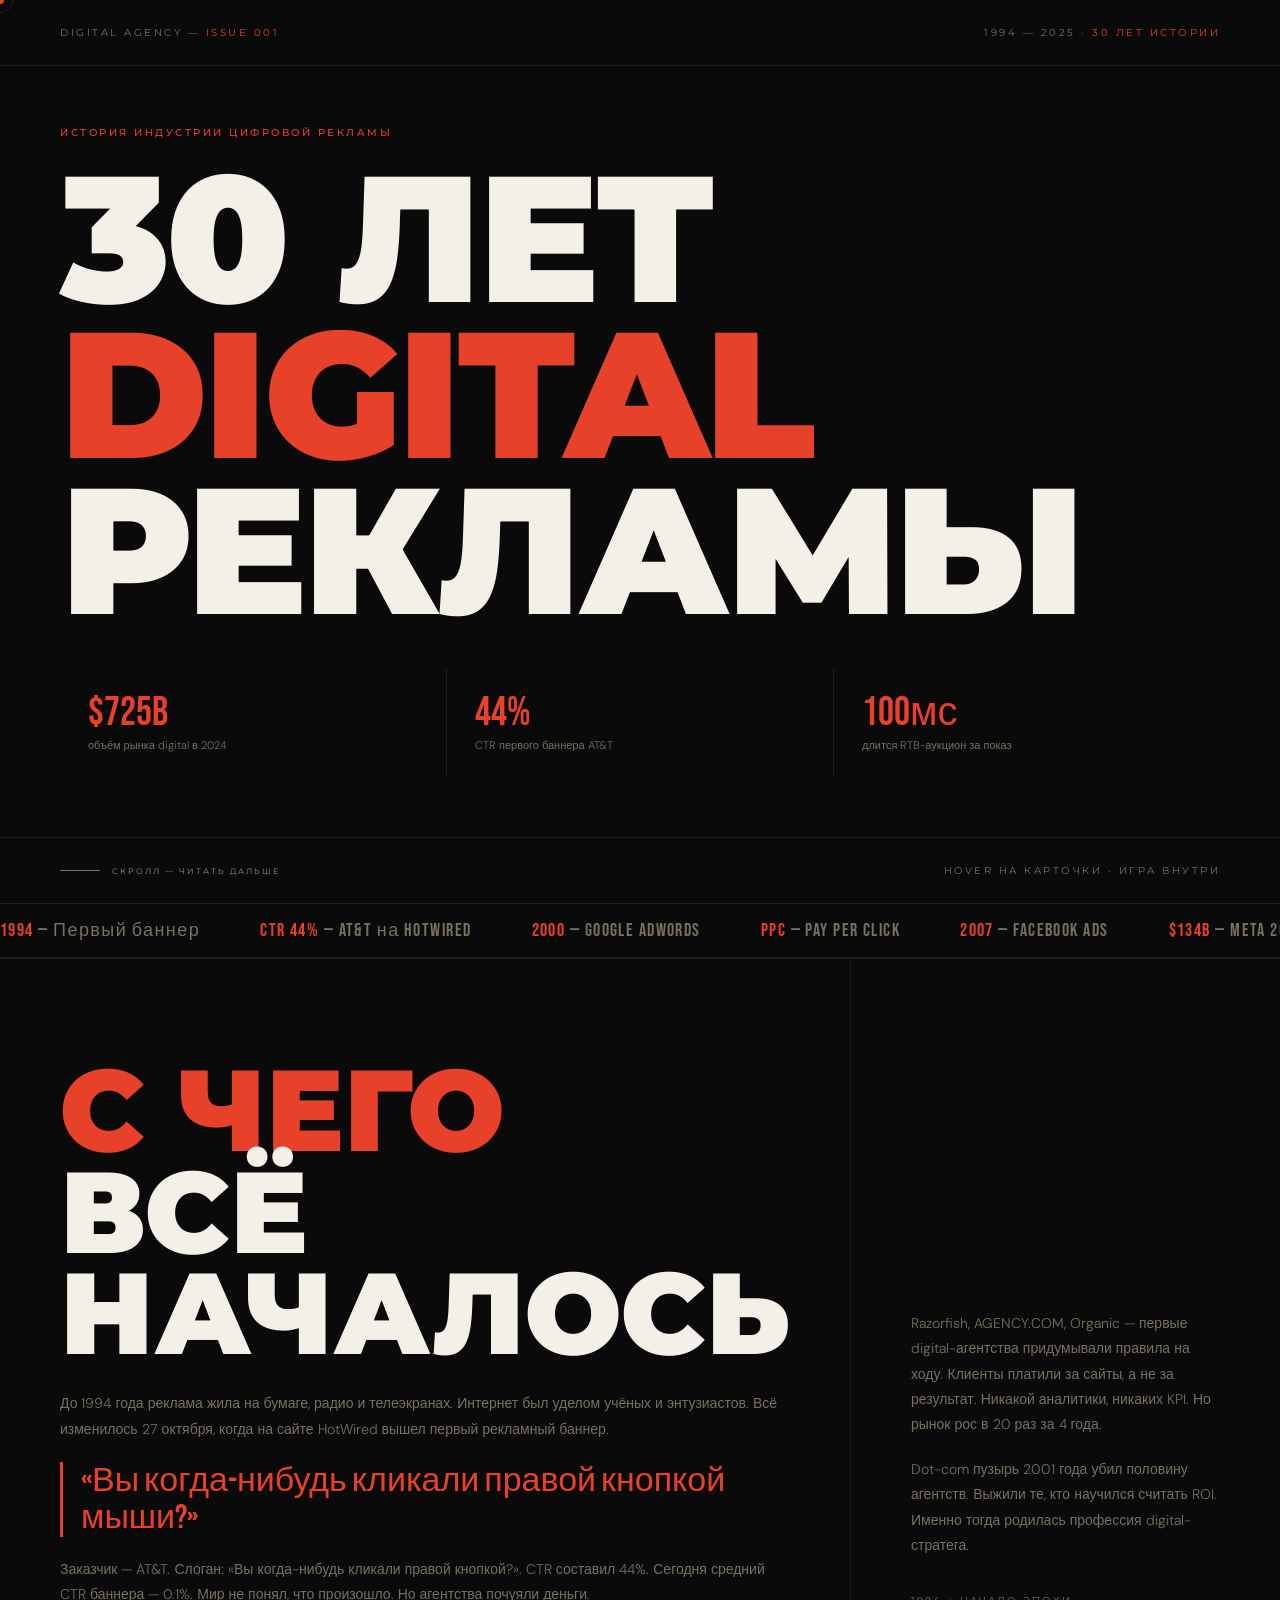
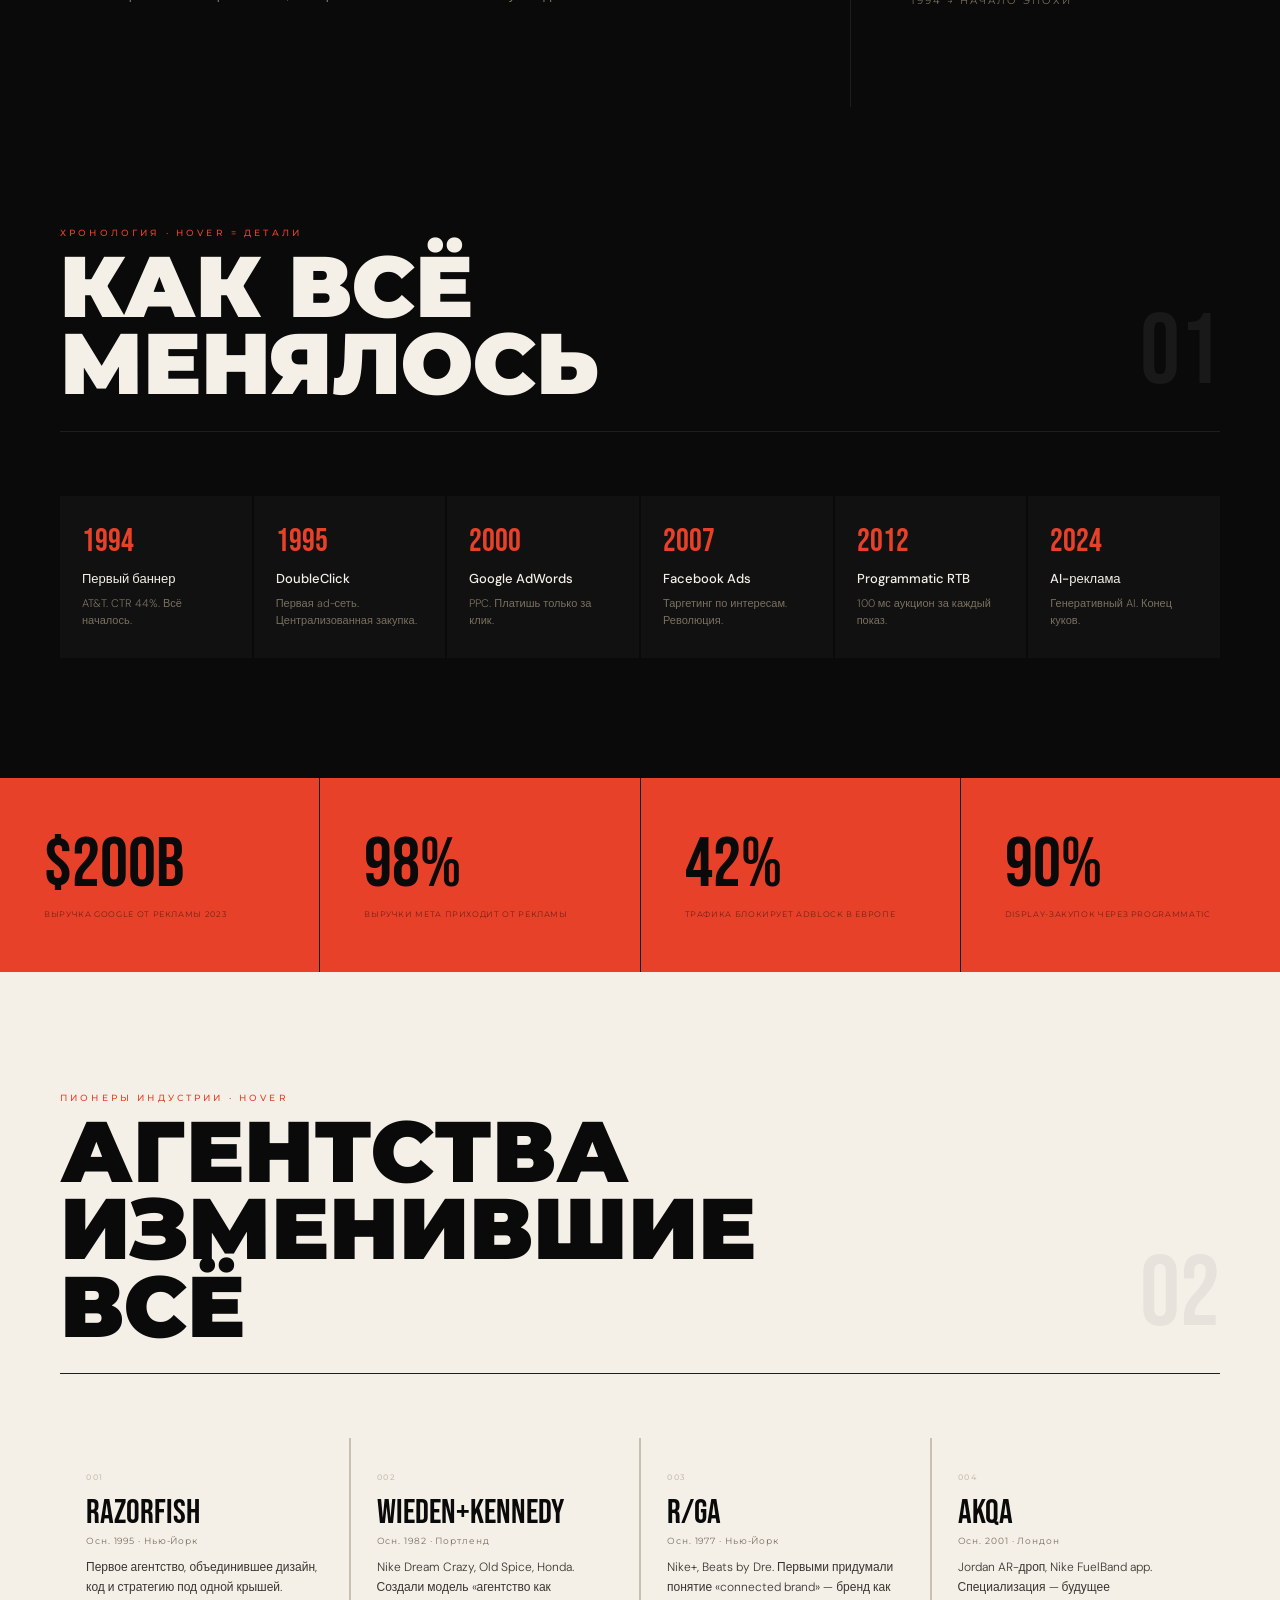
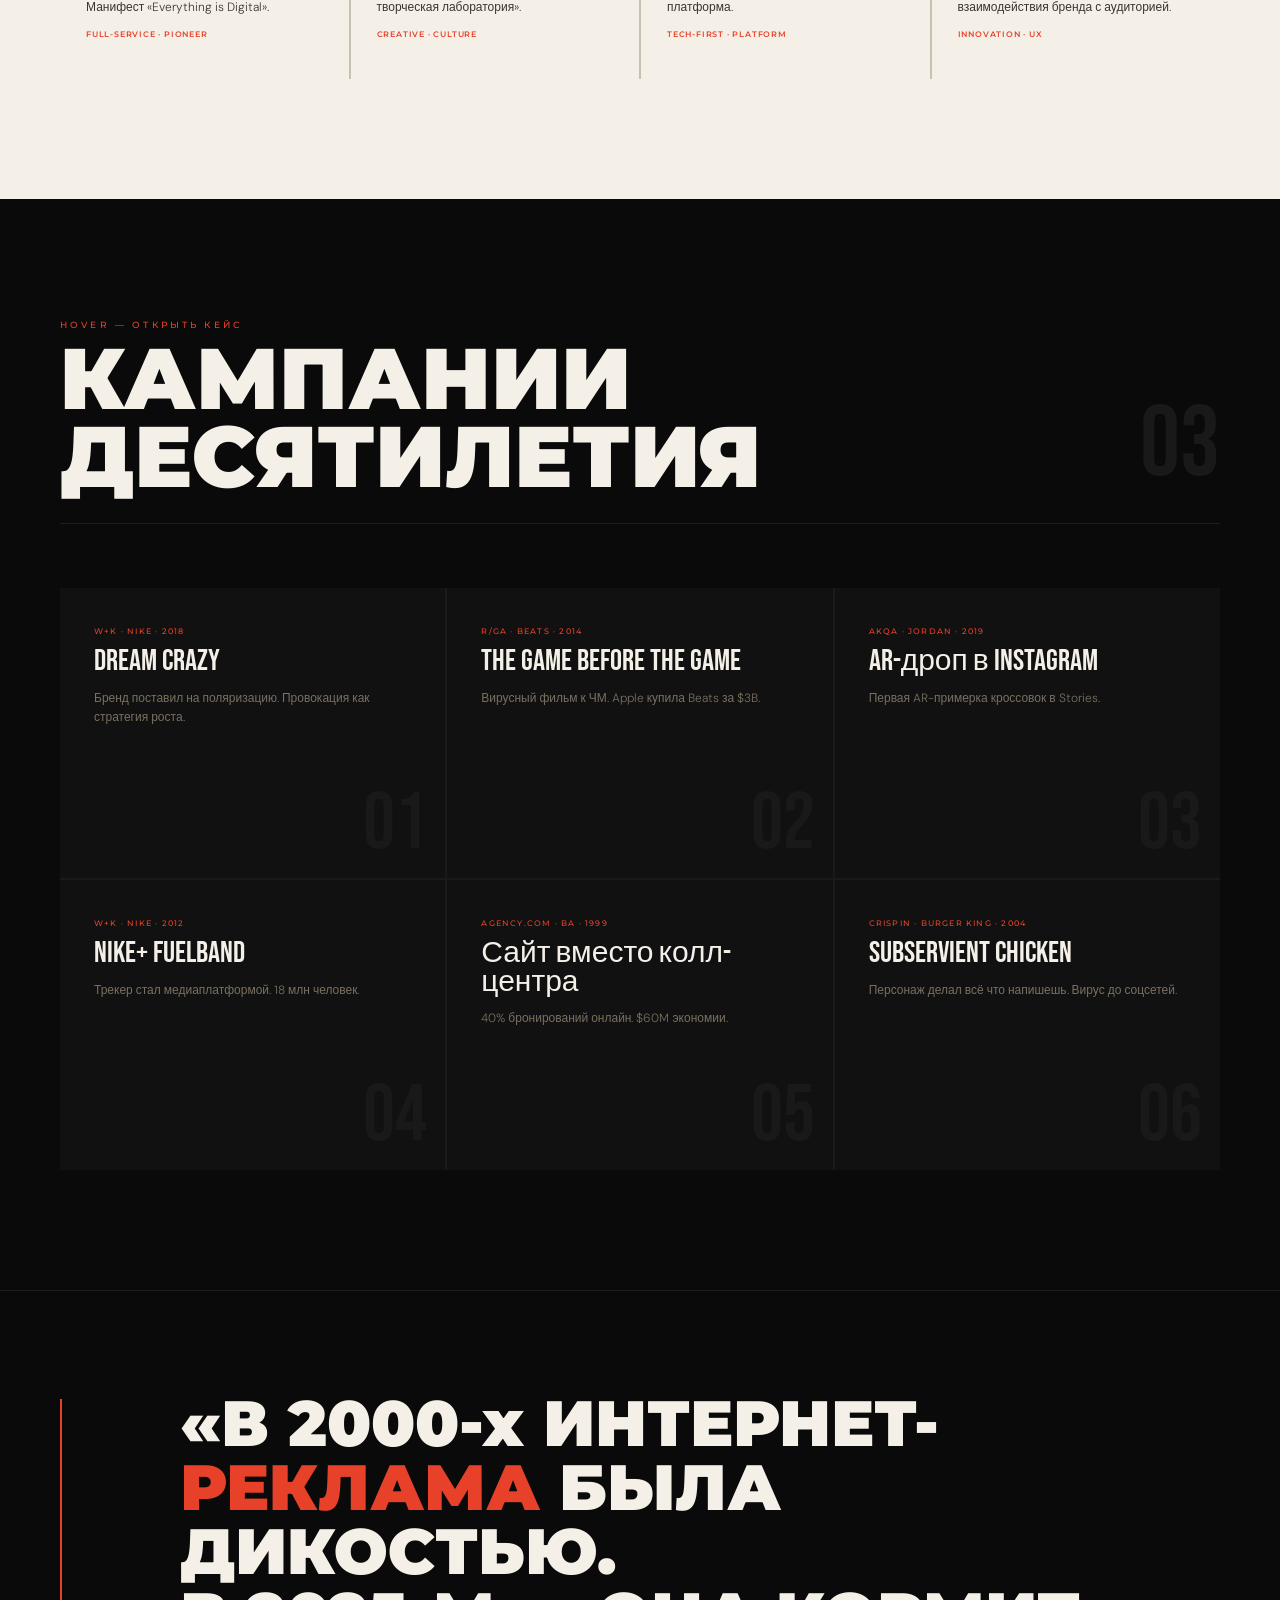
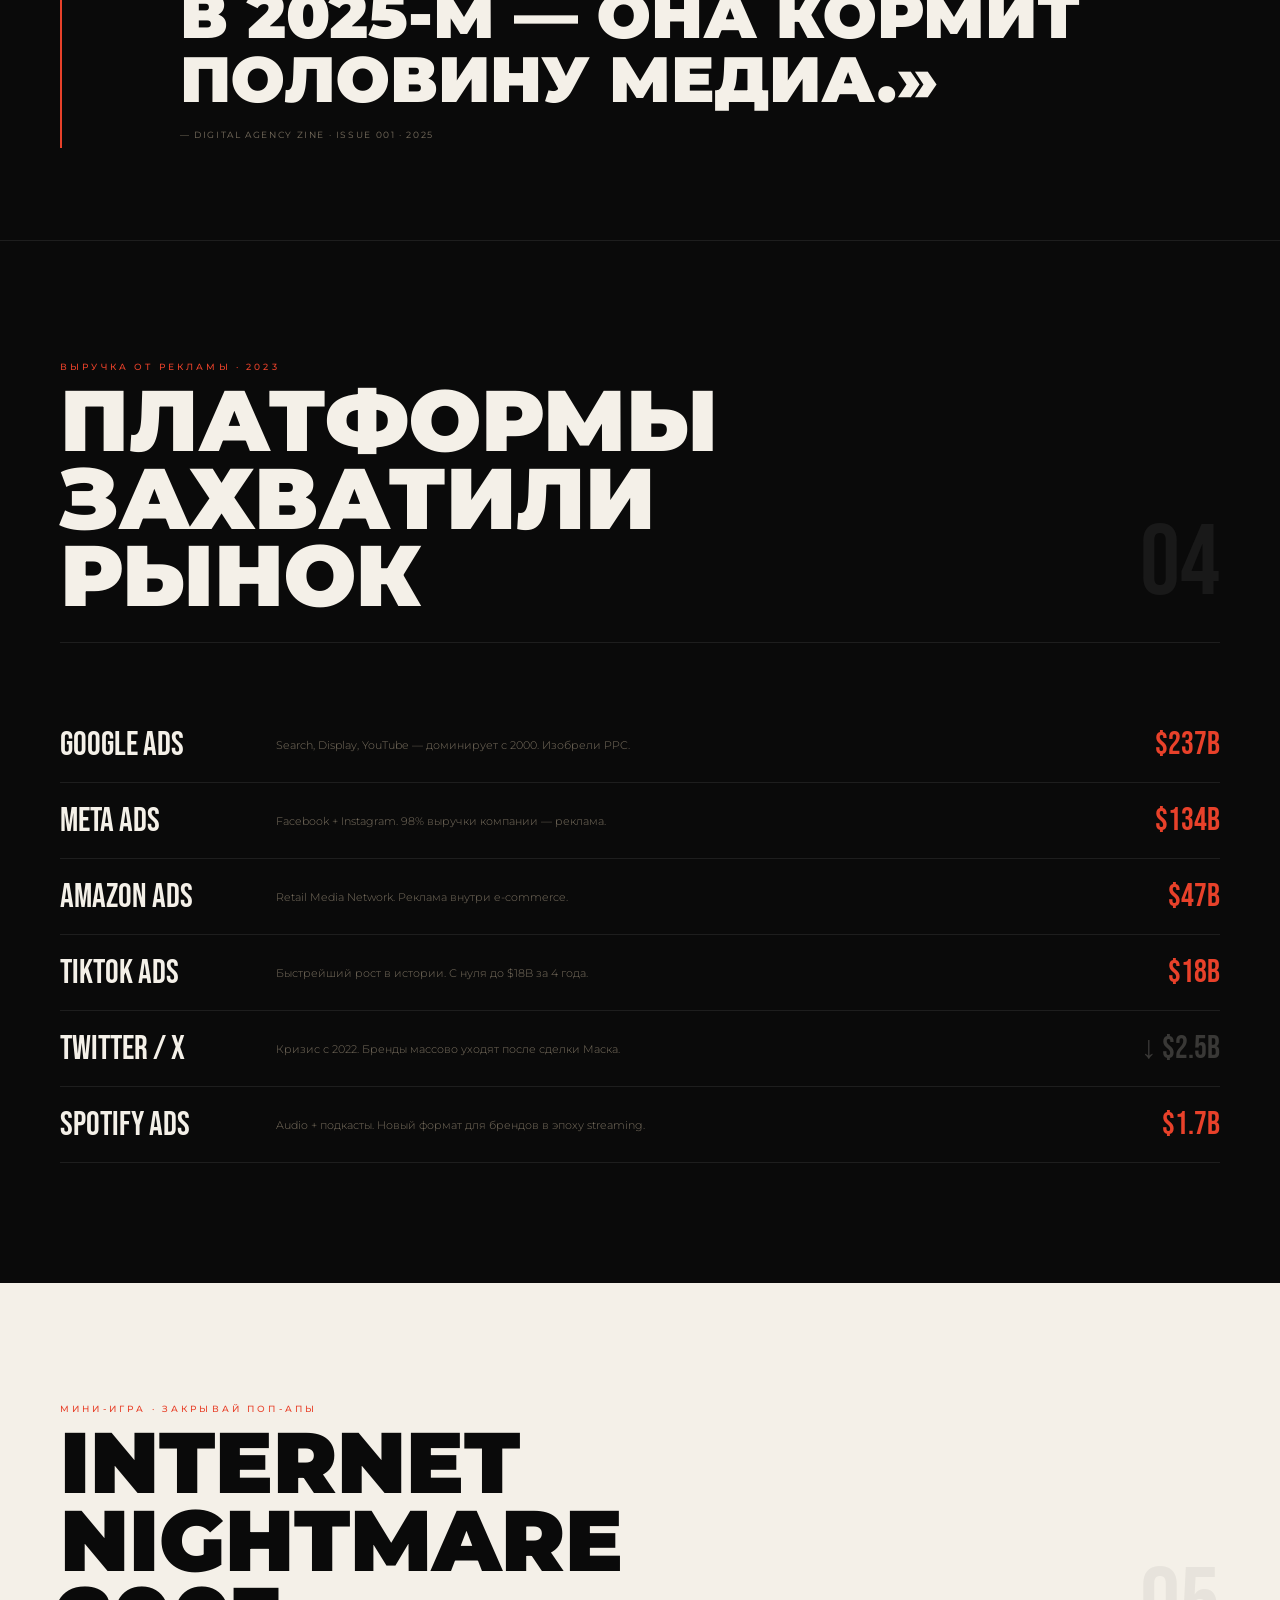
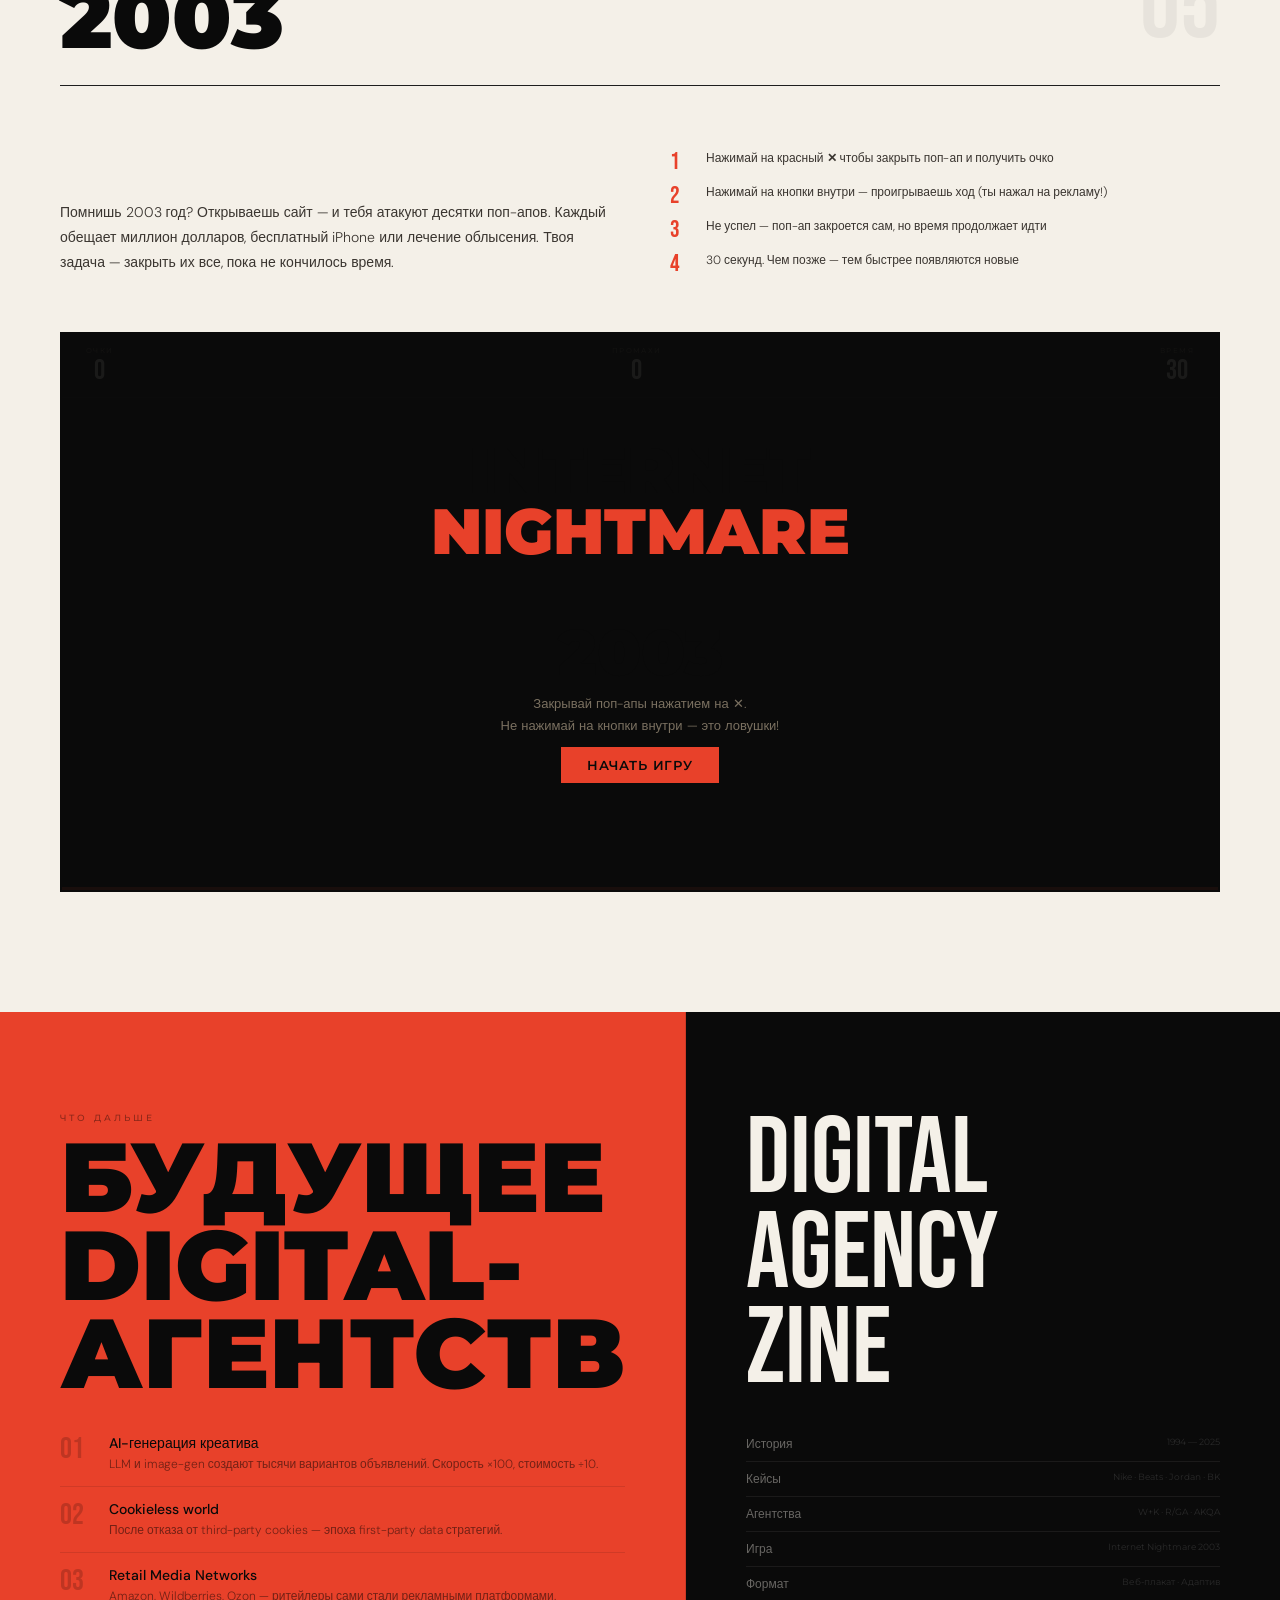
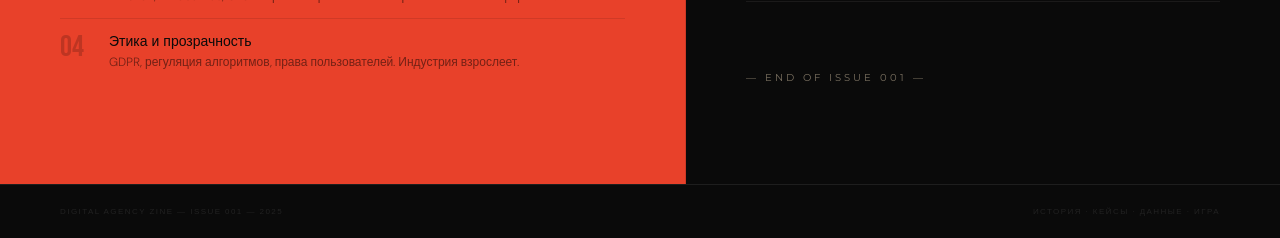
<file: index_combined(1).html>
<!DOCTYPE html>
<html lang="ru">
<head>
  <meta charset="UTF-8">
  <meta name="viewport" content="width=device-width, initial-scale=1.0">
  <title>30 лет Digital-рекламы</title>
  <link href="https://fonts.googleapis.com/css2?family=Bebas+Neue&family=DM+Sans:ital,opsz,wght@0,9..40,300;0,9..40,400;0,9..40,500;1,9..40,300&family=Montserrat:wght@300;400;500;600&display=swap" rel="stylesheet">
  <style>
/* ══ RESET ══ */
:root{--ink:#0a0a0a;--paper:#f4f0e8;--accent:#e8412a;--dim:#7a7060;--mid:#c8c0b0}
*{margin:0;padding:0;box-sizing:border-box}
html{scroll-behavior:smooth}
body{background:var(--ink);font-family:'DM Sans',sans-serif;color:var(--paper);overflow-x:hidden}

/* ══ CURSOR ══ */
.cur,.cur-t{position:fixed;border-radius:50%;pointer-events:none;z-index:9999;transform:translate(-50%,-50%)}
.cur{width:8px;height:8px;background:var(--accent);transition:width .18s,height .18s}
.cur.big{width:44px;height:44px;background:transparent;border:1.5px solid var(--accent)}
.cur-t{width:26px;height:26px;border:1px solid rgba(232,65,42,.22);transition:left .09s,top .09s}

/* ══ REVEAL ══ */
.rv{opacity:0;transform:translateY(26px);transition:opacity .7s,transform .7s}
.rv.on{opacity:1;transform:none}
.d1{transition-delay:.1s}.d2{transition-delay:.2s}.d3{transition-delay:.3s}
.d4{transition-delay:.4s}.d5{transition-delay:.5s}

/* ══ SHARED ══ */
.kicker{font-family:'Montserrat',sans-serif;font-size:9px;letter-spacing:.35em;color:var(--accent);text-transform:uppercase;margin-bottom:10px;font-weight:500}
.sec-title{font-family:'Montserrat',sans-serif;font-weight:900;font-size:clamp(46px,7vw,86px);line-height:.9;color:var(--paper)}
.sec-hdr{display:flex;justify-content:space-between;align-items:flex-end;margin-bottom:64px;padding-bottom:28px;border-bottom:1px solid #1e1e1e}
.sec-num{font-family:'Bebas Neue',sans-serif;font-size:100px;color:#191919;line-height:1}
.body-t{font-size:14px;font-weight:300;line-height:1.8;color:var(--dim)}
.mono{font-family:'Montserrat',sans-serif;font-weight:400}

/* ══ HERO ══ */
.hero{min-height:100vh;display:flex;flex-direction:column}
.hero-bar{display:flex;justify-content:space-between;align-items:center;padding:26px 60px;border-bottom:1px solid #1e1e1e}
.hero-lbl{font-family:'Montserrat',sans-serif;font-size:10px;letter-spacing:.25em;color:var(--dim);text-transform:uppercase;font-weight:400}
.hero-lbl span{color:var(--accent)}
.hero-main{flex:1;display:flex;flex-direction:column;justify-content:center;padding:60px}
.hero-kick{font-family:'Montserrat',sans-serif;font-size:10px;letter-spacing:.25em;color:var(--accent);text-transform:uppercase;margin-bottom:22px;opacity:0;animation:fu .8s .2s forwards;font-weight:500}
.hero-h{font-family:'Montserrat',sans-serif;font-weight:900;font-size:clamp(72px,14vw,198px);line-height:.87;letter-spacing:-.02em;color:var(--paper);opacity:0;animation:fu .9s .4s forwards}
.hero-h em{color:var(--accent);font-style:normal}
.hero-grid{margin-top:40px;display:grid;grid-template-columns:repeat(3,1fr);gap:1px;background:#1e1e1e;opacity:0;animation:fu .8s .7s forwards}
.hero-cell{background:var(--ink);padding:24px 28px}
.hero-cell-n{font-family:'Bebas Neue',sans-serif;font-size:40px;color:var(--accent);line-height:1}
.hero-cell-l{font-size:11px;font-weight:300;color:var(--dim);margin-top:4px;line-height:1.5}
.hero-foot{padding:26px 60px;border-top:1px solid #1e1e1e;display:flex;justify-content:space-between;align-items:center;opacity:0;animation:fu .6s 1s forwards}
.scroll-hint{font-family:'Montserrat',sans-serif;font-size:8px;letter-spacing:.25em;color:var(--dim);text-transform:uppercase;display:flex;align-items:center;gap:12px;font-weight:500}
.s-line{width:40px;height:1px;background:var(--dim);animation:sl 2s 1.5s infinite}
@keyframes sl{0%,100%{width:40px;opacity:1}50%{width:80px;opacity:.4}}
@keyframes fu{from{opacity:0;transform:translateY(22px)}to{opacity:1;transform:none}}

/* ══ INTRO SPLIT ══ */
.intro{display:grid;grid-template-columns:1fr 1fr;border-top:1px solid #1e1e1e}
.intro-l{padding:100px 60px;border-right:1px solid #1e1e1e}
.intro-r{padding:100px 60px;display:flex;flex-direction:column;justify-content:flex-end;gap:20px}
.big-q{font-family:'Montserrat',sans-serif;font-weight:900;font-size:clamp(56px,9vw,120px);line-height:.88;margin-bottom:28px}
.big-q em{color:var(--accent);font-style:normal}
.pull{font-family:'Bebas Neue',sans-serif;font-size:clamp(20px,2.8vw,34px);line-height:1.1;color:var(--accent);border-left:3px solid var(--accent);padding-left:18px;margin:20px 0}

/* ══ TIMELINE ══ */
.tl-sec{padding:120px 60px}
.tl-grid{display:grid;grid-template-columns:repeat(6,1fr);gap:2px}
.tl-c{background:#111;padding:28px 22px;cursor:none;transition:background .3s;border-top:2px solid transparent}
.tl-c:hover{border-top-color:var(--accent);background:#181818}
.tl-y{font-family:'Bebas Neue',sans-serif;font-size:32px;color:var(--accent);line-height:1;margin-bottom:12px}
.tl-e{font-size:13px;font-weight:500;color:var(--paper);margin-bottom:8px}
.tl-d{font-size:11px;font-weight:300;color:var(--dim);line-height:1.6}

/* TL Popup */
.tlp{position:fixed;background:var(--paper);color:var(--ink);padding:30px;width:310px;z-index:500;display:none;box-shadow:0 20px 60px rgba(0,0,0,.6);pointer-events:none}
.tlp.on{display:block}
.tlp-y{font-family:'Bebas Neue',sans-serif;font-size:50px;color:var(--accent);line-height:1}
.tlp-t{font-family:'Bebas Neue',sans-serif;font-size:22px;color:var(--ink);margin-bottom:10px}
.tlp-b{font-size:12px;font-weight:300;line-height:1.7;color:#3a3530}
.tlp-tag{font-family:'Montserrat',sans-serif;font-size:8px;letter-spacing:.2em;color:var(--accent);text-transform:uppercase;margin-top:14px;font-weight:500}

/* ══ STATS BAND ══ */
.sband{display:grid;grid-template-columns:repeat(4,1fr);gap:1px;background:rgba(0,0,0,.2)}
.sc{background:var(--accent);padding:52px 44px;cursor:none;transition:background .3s}
.sc:hover{background:#d03020}
.sc-n{font-family:'Bebas Neue',sans-serif;font-size:clamp(44px,6vw,70px);color:var(--ink);line-height:1}
.sc-l{font-family:'Montserrat',sans-serif;font-size:8px;color:rgba(0,0,0,.5);text-transform:uppercase;letter-spacing:.08em;margin-top:8px;line-height:1.5;font-weight:400}

/* ══ AGENCIES ══ */
.ag-sec{padding:120px 60px;background:var(--paper);color:var(--ink)}
.ag-sec .sec-title{color:var(--ink)}
.ag-sec .sec-num{color:rgba(0,0,0,.05)}
.ag-grid{display:grid;grid-template-columns:repeat(4,1fr);gap:2px;background:var(--mid)}
.ag-c{background:var(--paper);padding:34px 26px;cursor:none;border-bottom:3px solid transparent;transition:all .3s}
.ag-c:hover{background:var(--ink);border-bottom-color:var(--accent)}
.ag-c:hover .ag-name{color:var(--paper)}
.ag-c:hover .ag-desc{color:rgba(244,240,232,.55)}
.ag-c:hover .ag-year{color:var(--dim)}
.ag-num{font-family:'Montserrat',sans-serif;font-size:8px;color:var(--mid);letter-spacing:.2em;margin-bottom:14px;font-weight:500}
.ag-name{font-family:'Bebas Neue',sans-serif;font-size:clamp(22px,2.8vw,34px);line-height:1;color:var(--ink);margin-bottom:5px;transition:color .3s}
.ag-year{font-family:'Montserrat',sans-serif;font-size:9px;color:var(--dim);letter-spacing:.1em;margin-bottom:12px;transition:color .3s;font-weight:400}
.ag-desc{font-size:12px;font-weight:300;line-height:1.65;color:#3a3530;transition:color .3s}
.ag-tag{display:inline-block;margin-top:12px;font-family:'Montserrat',sans-serif;font-size:8px;color:var(--accent);letter-spacing:.1em;text-transform:uppercase;font-weight:600}

/* ══ CASES ══ */
.cases-sec{padding:120px 60px}
.c-grid{display:grid;grid-template-columns:repeat(3,1fr);gap:2px;background:#1a1a1a}
.cc{background:#111;padding:38px 34px;cursor:none;position:relative;overflow:hidden;min-height:290px}
.cc-rev{position:absolute;inset:0;background:var(--accent);color:var(--ink);padding:34px;transform:translateY(100%);transition:transform .44s cubic-bezier(.16,1,.3,1);display:flex;flex-direction:column;justify-content:space-between}
.cc:hover .cc-rev,.cc.op .cc-rev{transform:none}
.cc-bgn{font-family:'Bebas Neue',sans-serif;font-size:80px;color:rgba(244,240,232,.04);line-height:1;position:absolute;bottom:14px;right:18px}
.cc-tag{font-family:'Montserrat',sans-serif;font-size:8px;letter-spacing:.15em;color:var(--accent);text-transform:uppercase;margin-bottom:11px;font-weight:500}
.cc-title{font-family:'Bebas Neue',sans-serif;font-size:clamp(20px,2.4vw,30px);line-height:.95;margin-bottom:13px;color:var(--paper)}
.cc-teaser{font-size:12px;font-weight:300;line-height:1.65;color:var(--dim)}
.cc-rev-tag{font-family:'Montserrat',sans-serif;font-size:8px;color:rgba(0,0,0,.45);letter-spacing:.15em;text-transform:uppercase;margin-bottom:8px;font-weight:500}
.cc-rev-title{font-family:'Bebas Neue',sans-serif;font-size:clamp(22px,2.8vw,36px);line-height:.9;color:var(--ink);margin-bottom:12px}
.cc-rev-body{font-size:12px;font-weight:300;line-height:1.7;color:rgba(0,0,0,.65)}
.cc-mets{display:flex;gap:18px;padding-top:14px;border-top:1px solid rgba(0,0,0,.18)}
.cc-m-n{font-family:'Bebas Neue',sans-serif;font-size:26px;color:var(--ink);line-height:1}
.cc-m-l{font-family:'Montserrat',sans-serif;font-size:8px;color:rgba(0,0,0,.45);text-transform:uppercase;margin-top:2px;font-weight:500}

/* ══ QUOTE BREAK ══ */
.quote-break{padding:100px 60px;display:grid;grid-template-columns:80px 1fr;gap:40px;align-items:start;border-top:1px solid #1e1e1e;border-bottom:1px solid #1e1e1e}
.qb-line{width:2px;height:100%;background:var(--accent);margin-top:8px}
.qb-text{font-family:'Montserrat',sans-serif;font-weight:900;font-size:clamp(36px,5vw,70px);line-height:1;color:var(--paper)}
.qb-text em{color:var(--accent);font-style:normal}
.qb-src{font-family:'Montserrat',sans-serif;font-size:9px;color:var(--dim);letter-spacing:.18em;text-transform:uppercase;margin-top:18px;font-weight:400}

/* ══ PLATFORMS ══ */
.plat-sec{padding:120px 60px}
.plat-list{display:flex;flex-direction:column}
.plat-row{display:grid;grid-template-columns:180px 1fr auto;align-items:center;padding:18px 0;border-bottom:1px solid #1e1e1e;gap:36px;cursor:none;transition:padding-left .3s}
.plat-row:hover{padding-left:10px}
.plat-row:hover .p-name{color:var(--accent)}
.p-name{font-family:'Bebas Neue',sans-serif;font-size:clamp(20px,2.8vw,34px);color:var(--paper);line-height:1;transition:color .3s}
.p-sub{font-size:11px;font-weight:300;color:var(--dim);line-height:1.5;font-family:'Montserrat',sans-serif}
.p-rev{font-family:'Bebas Neue',sans-serif;font-size:clamp(18px,2.6vw,32px);color:var(--accent);white-space:nowrap}

/* ══════════════════════════════════════
   POPUP GAME
══════════════════════════════════════ */
.game-sec{padding:120px 60px;background:var(--paper);color:var(--ink)}
.game-sec .sec-title{color:var(--ink)}
.game-sec .sec-num{color:rgba(0,0,0,.05)}
.game-intro{display:grid;grid-template-columns:1fr 1fr;gap:60px;margin-bottom:56px;align-items:end}
.game-desc{font-size:14px;font-weight:300;line-height:1.8;color:#3a3530}
.game-rules{display:flex;flex-direction:column;gap:10px}
.g-rule{display:flex;gap:14px;align-items:flex-start;font-size:12px;font-weight:300;color:#3a3530}
.g-rnum{font-family:'Bebas Neue',sans-serif;font-size:24px;color:var(--accent);line-height:1;min-width:22px}

/* Arena */
.arena{position:relative;background:var(--ink);height:560px;overflow:hidden;border:2px solid var(--ink)}
.arena-bg{position:absolute;inset:0;background-image:linear-gradient(rgba(244,240,232,.018) 1px,transparent 1px),linear-gradient(90deg,rgba(244,240,232,.018) 1px,transparent 1px);background-size:44px 44px}
.hud{position:absolute;top:0;left:0;right:0;display:flex;justify-content:space-between;align-items:center;padding:12px 24px;background:rgba(10,10,10,.96);border-bottom:1px solid #1e1e1e;z-index:10}
.hud-item{display:flex;flex-direction:column;align-items:center;gap:2px}
.hud-lbl{font-family:'Montserrat',sans-serif;font-size:7px;letter-spacing:.2em;color:var(--dim);text-transform:uppercase;font-weight:500}
.hud-val{font-family:'Bebas Neue',sans-serif;font-size:28px;color:var(--paper);line-height:1}
.hud-val.red{color:var(--accent)}
.g-btn{font-family:'Montserrat',sans-serif;font-size:13px;background:var(--accent);color:var(--ink);border:none;padding:10px 26px;cursor:pointer;letter-spacing:.06em;font-weight:600;transition:background .2s;text-transform:uppercase}
.g-btn:hover{background:#c52e1a}
.g-btn.out{background:transparent;color:var(--paper);border:1px solid #2a2a2a}
.g-btn.out:hover{border-color:var(--accent);color:var(--accent)}

/* Fake popups */
.fp{position:absolute;background:var(--paper);color:var(--ink);padding:14px;width:206px;box-shadow:4px 4px 0 rgba(0,0,0,.55);cursor:default;animation:pIn .18s ease;z-index:5;user-select:none}
@keyframes pIn{from{transform:scale(.55);opacity:0}to{transform:scale(1);opacity:1}}
.fp-bar{display:flex;justify-content:space-between;align-items:center;background:var(--ink);padding:5px 8px;margin:-14px -14px 11px}
.fp-bar-t{font-family:'Montserrat',sans-serif;font-size:7px;color:var(--dim);letter-spacing:.08em;text-transform:uppercase;font-weight:500}
.fp-x{width:16px;height:16px;background:var(--accent);color:var(--ink);font-size:10px;font-weight:900;display:flex;align-items:center;justify-content:center;cursor:pointer;flex-shrink:0;transition:transform .12s}
.fp-x:hover{transform:scale(1.2)}
.fp-body{font-size:11px;line-height:1.5;color:#3a3530;margin-bottom:9px}
.fp-cta{width:100%;background:var(--accent);color:var(--ink);border:none;padding:7px;font-family:'Montserrat',sans-serif;font-size:8px;letter-spacing:.1em;text-transform:uppercase;cursor:pointer;transition:background .2s;font-weight:600}
.fp-cta:hover{background:#c52e1a}
.fp.shake{animation:shk .28s ease}
@keyframes shk{0%,100%{transform:translateX(0)}25%{transform:translateX(-7px)}75%{transform:translateX(7px)}}
.fp.dying{animation:pOut .2s ease forwards;pointer-events:none}
@keyframes pOut{to{transform:scale(.35) rotate(6deg);opacity:0}}

/* Overlays */
.g-ov{position:absolute;inset:0;z-index:20;display:flex;flex-direction:column;align-items:center;justify-content:center;background:rgba(10,10,10,.93);gap:10px;overflow-y:auto;padding:20px 0}
.g-ov-title{font-family:'Montserrat',sans-serif;font-weight:900;font-size:clamp(36px,6vw,64px);line-height:.95;text-align:center}
.g-ov-title em{color:var(--accent);font-style:normal;display:block}
.g-ov-body{font-size:13px;font-weight:300;color:var(--dim);text-align:center;max-width:330px;line-height:1.7}
.g-scores{display:flex;gap:44px;margin:10px 0}
.g-si{text-align:center}
.g-si-n{font-family:'Bebas Neue',sans-serif;font-size:52px;color:var(--accent);line-height:1}
.g-si-l{font-family:'Montserrat',sans-serif;font-size:8px;color:var(--dim);letter-spacing:.18em;text-transform:uppercase;font-weight:500}
.g-grade{font-size:12px;font-weight:300;color:rgba(244,240,232,.55);text-align:center;max-width:320px;font-style:italic;font-family:'Montserrat',sans-serif;line-height:1.6}
.miss-fl{position:absolute;inset:0;background:rgba(232,65,42,.1);pointer-events:none;z-index:15;opacity:0;transition:opacity .08s}
.miss-fl.on{opacity:1}
.t-wrap{position:absolute;bottom:0;left:0;right:0;height:3px;background:#1a1a1a;z-index:10}
.t-bar{height:100%;background:var(--accent);transition:width .1s linear}
.s-pop{position:absolute;font-family:'Bebas Neue',sans-serif;font-size:26px;color:var(--accent);pointer-events:none;z-index:20;animation:sFly .65s ease forwards}
@keyframes sFly{0%{opacity:1;transform:translateY(0)}100%{opacity:0;transform:translateY(-42px)}}

/* ══ DATA SCROLLTEXT ══ */
.scroll-ticker{overflow:hidden;border-top:1px solid #1e1e1e;border-bottom:1px solid #1e1e1e;padding:16px 0;background:var(--ink)}
.ticker-inner{display:flex;gap:60px;white-space:nowrap;animation:tick 22s linear infinite}
.ticker-inner:hover{animation-play-state:paused}
.t-item{font-family:'Bebas Neue',sans-serif;font-size:18px;color:var(--dim);letter-spacing:.08em}
.t-item em{color:var(--accent);font-style:normal}
@keyframes tick{from{transform:translateX(0)}to{transform:translateX(-50%)}}

/* ══ FUTURE ══ */
.future-sec{display:grid;grid-template-columns:1fr 1fr;min-height:80vh}
.fut-l{padding:100px 60px;background:var(--accent);color:var(--ink);display:flex;flex-direction:column;justify-content:space-between;border-right:1px solid rgba(0,0,0,.12)}
.fut-title{font-family:'Montserrat',sans-serif;font-weight:900;font-size:clamp(50px,8vw,98px);line-height:.9;color:var(--ink)}
.fut-items{display:flex;flex-direction:column;margin-top:24px}
.fi{display:flex;gap:15px;padding:13px 0;border-bottom:1px solid rgba(0,0,0,.1);cursor:none;transition:padding-left .3s}
.fi:hover{padding-left:8px}
.fi:last-child{border-bottom:none}
.fi-n{font-family:'Bebas Neue',sans-serif;font-size:30px;color:rgba(0,0,0,.18);line-height:1;min-width:34px}
.fi-name{font-size:14px;font-weight:500;color:var(--ink);margin-bottom:3px}
.fi-desc{font-size:12px;font-weight:300;color:rgba(0,0,0,.5);line-height:1.5}
.fut-r{padding:100px 60px;background:var(--ink);display:flex;flex-direction:column;justify-content:space-between}
.credits-t{font-family:'Bebas Neue',sans-serif;font-size:clamp(50px,9vw,108px);line-height:.88;color:var(--paper);margin-bottom:30px}
.cr-line{display:flex;justify-content:space-between;padding:9px 0;border-bottom:1px solid rgba(244,240,232,.07);font-size:12px;font-weight:300;color:rgba(244,240,232,.4)}
.cr-line span{font-family:'Montserrat',sans-serif;font-size:9px;color:#2a2a2a;font-weight:400}
.footer-bar{padding:22px 60px;border-top:1px solid #1e1e1e;display:flex;justify-content:space-between}
.footer-bar p{font-family:\'Montserrat\',sans-serif;font-size:8px;color:#222;letter-spacing:.18em;text-transform:uppercase;font-weight:400}

/* ══ TABLET ══ */
/* ══════════════════════════════
   TABLET — iPad (768px – 1024px)
══════════════════════════════ */
@media(max-width:1024px){
  /* Hero */
  .hero-bar{padding:22px 40px}
  .hero-main{padding:48px 40px}
  .hero-foot{padding:22px 40px}
  .hero-h{font-size:clamp(64px,12vw,120px)}
  .hero-grid{grid-template-columns:repeat(3,1fr)}

  /* Intro split → одна колонка */
  .intro{grid-template-columns:1fr}
  .intro-l{padding:80px 40px;border-right:none;border-bottom:1px solid #1e1e1e}
  .intro-r{padding:60px 40px}
  .big-q{font-size:clamp(52px,9vw,88px)}

  /* Секции — меньше отступ */
  .tl-sec,.cases-sec,.ag-sec,.plat-sec,.game-sec{padding:80px 40px}
  .quote-break{padding:80px 40px}

  /* Timeline → 3 колонки */
  .tl-grid{grid-template-columns:repeat(3,1fr)}

  /* Stats → 2 колонки */
  .sband{grid-template-columns:1fr 1fr}
  .sc{padding:44px 36px}

  /* Agencies → 2 колонки */
  .ag-grid{grid-template-columns:1fr 1fr}

  /* Cases → 2 колонки */
  .c-grid{grid-template-columns:1fr 1fr}
  .cc{min-height:270px}

  /* Game */
  .game-intro{grid-template-columns:1fr;gap:28px}
  .arena{height:500px}

  /* Platforms */
  .plat-row{grid-template-columns:150px 1fr auto;gap:20px}

  /* Future → одна колонка */
  .future-sec{grid-template-columns:1fr}
  .fut-l{padding:80px 40px;border-right:none;border-bottom:1px solid rgba(0,0,0,.12)}
  .fut-r{padding:80px 40px}

  /* Footer */
  .footer-bar{padding:20px 40px}

  /* Sec header — убираем большой номер */
  .sec-num{font-size:72px}
}

/* ══════════════════════════════
   MOBILE — iPhone (≤ 767px)
══════════════════════════════ */
@media(max-width:767px){
  /* Cursor off */
  .cur,.cur-t{display:none}
  body{cursor:auto}

  /* Hero */
  .hero-bar{padding:14px 20px;flex-wrap:wrap;gap:6px}
  .hero-main{padding:36px 20px}
  .hero-h{font-size:clamp(60px,18vw,96px);line-height:.88}
  .hero-grid{grid-template-columns:1fr 1fr}
  .hero-cell{padding:18px 16px}
  .hero-cell-n{font-size:32px}
  .hero-foot{padding:14px 20px;flex-direction:column;align-items:flex-start;gap:8px}

  /* Intro */
  .intro-l,.intro-r{padding:52px 20px}
  .big-q{font-size:clamp(44px,14vw,72px)}
  .pull{font-size:clamp(18px,5vw,24px)}

  /* Ticker */
  .t-item{font-size:10px}

  /* Секции */
  .tl-sec,.cases-sec,.ag-sec,.plat-sec,.game-sec{padding:52px 20px}
  .quote-break{padding:52px 20px;grid-template-columns:28px 1fr;gap:16px}
  .qb-text{font-size:clamp(26px,7vw,42px)}

  /* Section header */
  .sec-hdr{flex-direction:column;align-items:flex-start;gap:4px;margin-bottom:40px}
  .sec-num{font-size:56px;line-height:1}
  .sec-title{font-size:clamp(38px,10vw,60px)}

  /* Timeline → 1 колонка */
  .tl-grid{grid-template-columns:1fr}
  .tl-c{padding:20px 16px;display:grid;grid-template-columns:56px 1fr;gap:14px;align-items:start}
  .tl-y{font-size:26px;margin-bottom:0}
  .tlp{width:calc(100vw - 24px);left:12px!important}

  /* Stats → 2 колонки */
  .sband{grid-template-columns:1fr 1fr}
  .sc{padding:28px 16px}
  .sc-n{font-size:clamp(36px,10vw,52px)}

  /* Agencies → 1 колонка */
  .ag-grid{grid-template-columns:1fr}
  .ag-c{padding:28px 20px}

  /* Cases → 1 колонка */
  .c-grid{grid-template-columns:1fr}
  .cc{min-height:240px;padding:28px 20px}
  /* На мобиле раскрытие по тапу */
  .cc-rev{transition:transform .35s ease}

  /* Game */
  .game-intro{grid-template-columns:1fr;gap:24px}
  .arena{height:420px}
  .hud{padding:10px 16px}
  .hud-val{font-size:22px}
  .g-btn{font-size:12px;padding:9px 20px}
  .fp{width:180px}

  /* Platforms */
  .plat-row{grid-template-columns:1fr auto;gap:12px;padding:14px 0}
  .p-sub{display:none}
  .p-name{font-size:clamp(18px,5vw,26px)}
  .p-rev{font-size:clamp(16px,5vw,24px)}

  /* Future */
  .future-sec{grid-template-columns:1fr}
  .fut-l{padding:52px 20px;border-right:none;border-bottom:1px solid rgba(0,0,0,.12)}
  .fut-r{padding:52px 20px}
  .credits-t{font-size:clamp(44px,12vw,72px)}

  /* Footer */
  .footer-bar{flex-direction:column;gap:6px;padding:14px 20px}
}
</style>
</head>
<body>

<!-- Custom cursor -->
<div class="cur" id="cur"></div>
<div class="cur-t" id="curT"></div>

<!-- TL Popup -->
<div class="tlp" id="tlp">
  <div class="tlp-y" id="tlp-y"></div>
  <div class="tlp-t" id="tlp-t"></div>
  <div class="tlp-b" id="tlp-b"></div>
  <div class="tlp-tag" id="tlp-tag"></div>
</div>

<!-- ═══════════ HERO ═══════════ -->
<section class="hero">
  <div class="hero-bar">
    <div class="hero-lbl">Digital Agency — <span>Issue 001</span></div>
    <div class="hero-lbl">1994 — 2025 · <span>30 лет истории</span></div>
  </div>
  <div class="hero-main">
    <div class="hero-kick">История индустрии цифровой рекламы</div>
    <div class="hero-h">30 ЛЕТ<br><em>DIGITAL</em><br>РЕКЛАМЫ</div>
    <div class="hero-grid">
      <div class="hero-cell"><div class="hero-cell-n">$725B</div><div class="hero-cell-l">объём рынка digital в 2024</div></div>
      <div class="hero-cell"><div class="hero-cell-n">44%</div><div class="hero-cell-l">CTR первого баннера AT&T</div></div>
      <div class="hero-cell"><div class="hero-cell-n">100мс</div><div class="hero-cell-l">длится RTB-аукцион за показ</div></div>
    </div>
  </div>
  <div class="hero-foot">
    <div class="scroll-hint"><div class="s-line"></div>Скролл — читать дальше</div>
    <div class="hero-lbl">Hover на карточки · игра внутри</div>
  </div>
</section>

<!-- ═══════════ TICKER ═══════════ -->
<div class="scroll-ticker">
  <div class="ticker-inner">
    <span class="t-item"><em>1994</em> — Первый баннер</span>
    <span class="t-item"><em>CTR 44%</em> — AT&T на HotWired</span>
    <span class="t-item"><em>2000</em> — Google AdWords</span>
    <span class="t-item"><em>PPC</em> — pay per click</span>
    <span class="t-item"><em>2007</em> — Facebook Ads</span>
    <span class="t-item"><em>$134B</em> — Meta 2023</span>
    <span class="t-item"><em>2012</em> — Programmatic RTB</span>
    <span class="t-item"><em>100мс</em> — один аукцион</span>
    <span class="t-item"><em>90%</em> — display через programmatic</span>
    <span class="t-item"><em>2024</em> — AI-генерация</span>
    <span class="t-item"><em>Cookieless</em> — новая эпоха</span>
    <span class="t-item"><em>$725B</em> — рынок 2024</span>
    <!-- repeat for seamless loop -->
    <span class="t-item"><em>1994</em> — Первый баннер</span>
    <span class="t-item"><em>CTR 44%</em> — AT&T на HotWired</span>
    <span class="t-item"><em>2000</em> — Google AdWords</span>
    <span class="t-item"><em>PPC</em> — pay per click</span>
    <span class="t-item"><em>2007</em> — Facebook Ads</span>
    <span class="t-item"><em>$134B</em> — Meta 2023</span>
    <span class="t-item"><em>2012</em> — Programmatic RTB</span>
    <span class="t-item"><em>100мс</em> — один аукцион</span>
    <span class="t-item"><em>90%</em> — display через programmatic</span>
    <span class="t-item"><em>2024</em> — AI-генерация</span>
    <span class="t-item"><em>Cookieless</em> — новая эпоха</span>
    <span class="t-item"><em>$725B</em> — рынок 2024</span>
  </div>
</div>

<!-- ═══════════ INTRO SPLIT ═══════════ -->
<div class="intro">
  <div class="intro-l">
    <div class="big-q rv"><em>С ЧЕГО</em><br>ВСЁ<br>НАЧАЛОСЬ</div>
    <p class="body-t rv d1">До 1994 года реклама жила на бумаге, радио и телеэкранах. Интернет был уделом учёных и энтузиастов. Всё изменилось 27 октября, когда на сайте HotWired вышел первый рекламный баннер.</p>
    <div class="pull rv d2">«Вы когда-нибудь кликали правой кнопкой мыши?»</div>
    <p class="body-t rv d3">Заказчик — AT&T. Слоган: «Вы когда-нибудь кликали правой кнопкой?». CTR составил 44%. Сегодня средний CTR баннера — 0.1%. Мир не понял, что произошло. Но агентства почуяли деньги.</p>
  </div>
  <div class="intro-r">
    <p class="body-t rv">Razorfish, AGENCY.COM, Organic — первые digital-агентства придумывали правила на ходу. Клиенты платили за сайты, а не за результат. Никакой аналитики, никаких KPI. Но рынок рос в 20 раз за 4 года.</p>
    <p class="body-t rv d1">Dot-com пузырь 2001 года убил половину агентств. Выжили те, кто научился считать ROI. Именно тогда родилась профессия digital-стратега.</p>
    <div class="mono rv d2" style="font-size:10px;letter-spacing:.2em;color:var(--dim);text-transform:uppercase;margin-top:16px">1994 → Начало эпохи</div>
  </div>
</div>

<!-- ═══════════ TIMELINE ═══════════ -->
<section class="tl-sec">
  <div class="sec-hdr rv">
    <div><div class="kicker">Хронология · hover = детали</div><div class="sec-title">КАК ВСЁ<br>МЕНЯЛОСЬ</div></div>
    <div class="sec-num">01</div>
  </div>
  <div class="tl-grid">
    <div class="tl-c rv" data-y="1994" data-e="Первый баннер" data-b="27 октября AT&T разместил баннер 468×60 пикселей на HotWired. CTR — 44%. Этан Цукерман придумал pop-up рекламу и позже публично извинился за это." data-t="Display · HotWired · AT&T">
      <div class="tl-y">1994</div><div class="tl-e">Первый баннер</div><div class="tl-d">AT&T. CTR 44%. Всё началось.</div>
    </div>
    <div class="tl-c rv d1" data-y="1995" data-e="DoubleClick" data-b="Первая централизованная ad-сеть. Агентства получили инструмент для управления кампаниями сразу на многих площадках. Начало эпохи ad tech." data-t="Ad Network · Display · Ad Tech">
      <div class="tl-y">1995</div><div class="tl-e">DoubleClick</div><div class="tl-d">Первая ad-сеть. Централизованная закупка.</div>
    </div>
    <div class="tl-c rv d2" data-y="2000" data-e="Google AdWords" data-b="Pay-per-click перевернул логику рекламы. Платишь только за результат. Реклама впервые стала по-настоящему измеримой. Агентства срочно переучивали команды." data-t="PPC · Search · Google">
      <div class="tl-y">2000</div><div class="tl-e">Google AdWords</div><div class="tl-d">PPC. Платишь только за клик.</div>
    </div>
    <div class="tl-c rv d3" data-y="2007" data-e="Facebook Ads" data-b="Таргетинг по интересам, демографии и поведению. Впервые бренд мог выбрать: женщины 25–34, Москва, йога. Революция персонализации. Агентства спешно нанимали SMM-специалистов." data-t="Social · Targeting · Meta">
      <div class="tl-y">2007</div><div class="tl-e">Facebook Ads</div><div class="tl-d">Таргетинг по интересам. Революция.</div>
    </div>
    <div class="tl-c rv d4" data-y="2012" data-e="Programmatic RTB" data-b="Real-Time Bidding — аукцион за 100 миллисекунд. Пока страница грузится, десятки систем оценивают пользователя и делают ставки. Data Scientist стал важнее арт-директора." data-t="RTB · Programmatic · Data">
      <div class="tl-y">2012</div><div class="tl-e">Programmatic RTB</div><div class="tl-d">100 мс аукцион за каждый показ.</div>
    </div>
    <div class="tl-c rv d5" data-y="2024" data-e="AI-реклама" data-b="Генеративный AI создаёт тысячи вариантов за секунды. Конец third-party cookies. Нейросети замещают копирайтеров и дизайнеров в A/B тестах. Начало новой эпохи." data-t="AI · Cookieless · Generative">
      <div class="tl-y">2024</div><div class="tl-e">AI-реклама</div><div class="tl-d">Генеративный AI. Конец куков.</div>
    </div>
  </div>
</section>

<!-- ═══════════ STATS BAND ═══════════ -->
<div class="sband">
  <div class="sc rv"><div class="sc-n">$200B</div><div class="sc-l">выручка Google от рекламы 2023</div></div>
  <div class="sc rv d1"><div class="sc-n">98%</div><div class="sc-l">выручки Meta приходит от рекламы</div></div>
  <div class="sc rv d2"><div class="sc-n">42%</div><div class="sc-l">трафика блокирует adblock в Европе</div></div>
  <div class="sc rv d3"><div class="sc-n">90%</div><div class="sc-l">display-закупок через programmatic</div></div>
</div>

<!-- ═══════════ AGENCIES ═══════════ -->
<section class="ag-sec">
  <div class="sec-hdr rv">
    <div><div class="kicker">Пионеры индустрии · hover</div><div class="sec-title">АГЕНТСТВА<br>ИЗМЕНИВШИЕ<br>ВСЁ</div></div>
    <div class="sec-num">02</div>
  </div>
  <div class="ag-grid">
    <div class="ag-c rv">
      <div class="ag-num">001</div>
      <div class="ag-name">Razorfish</div>
      <div class="ag-year">Осн. 1995 · Нью-Йорк</div>
      <div class="ag-desc">Первое агентство, объединившее дизайн, код и стратегию под одной крышей. Манифест «Everything is Digital».</div>
      <div class="ag-tag">Full-service · Pioneer</div>
    </div>
    <div class="ag-c rv d1">
      <div class="ag-num">002</div>
      <div class="ag-name">Wieden+Kennedy</div>
      <div class="ag-year">Осн. 1982 · Портленд</div>
      <div class="ag-desc">Nike Dream Crazy, Old Spice, Honda. Создали модель «агентство как творческая лаборатория».</div>
      <div class="ag-tag">Creative · Culture</div>
    </div>
    <div class="ag-c rv d2">
      <div class="ag-num">003</div>
      <div class="ag-name">R/GA</div>
      <div class="ag-year">Осн. 1977 · Нью-Йорк</div>
      <div class="ag-desc">Nike+, Beats by Dre. Первыми придумали понятие «connected brand» — бренд как платформа.</div>
      <div class="ag-tag">Tech-first · Platform</div>
    </div>
    <div class="ag-c rv d3">
      <div class="ag-num">004</div>
      <div class="ag-name">AKQA</div>
      <div class="ag-year">Осн. 2001 · Лондон</div>
      <div class="ag-desc">Jordan AR-дроп, Nike FuelBand app. Специализация — будущее взаимодействия бренда с аудиторией.</div>
      <div class="ag-tag">Innovation · UX</div>
    </div>
  </div>
</section>

<!-- ═══════════ CASES ═══════════ -->
<section class="cases-sec">
  <div class="sec-hdr rv">
    <div><div class="kicker">Hover — открыть кейс</div><div class="sec-title">КАМПАНИИ<br>ДЕСЯТИЛЕТИЯ</div></div>
    <div class="sec-num">03</div>
  </div>
  <div class="c-grid">
    <div class="cc rv">
      <div class="cc-tag">W+K · Nike · 2018</div>
      <div class="cc-title">Dream Crazy</div>
      <div class="cc-teaser">Бренд поставил на поляризацию. Провокация как стратегия роста.</div>
      <div class="cc-bgn">01</div>
      <div class="cc-rev">
        <div><div class="cc-rev-tag">W+K · Nike · 2018</div><div class="cc-rev-title">Dream Crazy</div><div class="cc-rev-body">«Верь во что-то. Даже если это значит пожертвовать всем». Каперник. Критики сжигали кроссовки — но продажи выросли на 31% за выходные после запуска кампании.</div></div>
        <div class="cc-mets"><div><div class="cc-m-n">+31%</div><div class="cc-m-l">продажи</div></div><div><div class="cc-m-n">$6B</div><div class="cc-m-l">рост бренда</div></div><div><div class="cc-m-n">163M</div><div class="cc-m-l">упоминаний</div></div></div>
      </div>
    </div>
    <div class="cc rv d1">
      <div class="cc-tag">R/GA · Beats · 2014</div>
      <div class="cc-title">The Game Before The Game</div>
      <div class="cc-teaser">Вирусный фильм к ЧМ. Apple купила Beats за $3B.</div>
      <div class="cc-bgn">02</div>
      <div class="cc-rev">
        <div><div class="cc-rev-tag">R/GA · Beats by Dre · 2014</div><div class="cc-rev-title">The Game Before The Game</div><div class="cc-rev-body">Эмоциональный фильм о ритуалах перед матчем. Звёзды футбола, музыка, настроение. 33 млн просмотров за 10 дней без единого доллара на медиа.</div></div>
        <div class="cc-mets"><div><div class="cc-m-n">33M</div><div class="cc-m-l">просмотров</div></div><div><div class="cc-m-n">Gold</div><div class="cc-m-l">Cannes Lions</div></div></div>
      </div>
    </div>
    <div class="cc rv d2">
      <div class="cc-tag">AKQA · Jordan · 2019</div>
      <div class="cc-title">AR-дроп в Instagram</div>
      <div class="cc-teaser">Первая AR-примерка кроссовок в Stories.</div>
      <div class="cc-bgn">03</div>
      <div class="cc-rev">
        <div><div class="cc-rev-tag">AKQA · Jordan Brand · 2019</div><div class="cc-rev-title">AR Drop</div><div class="cc-rev-body">Пользователи «примеряли» Air Jordan прямо в Instagram Stories. Первый дроп такого формата. Конверсия в 2.4 раза выше обычного баннера.</div></div>
        <div class="cc-mets"><div><div class="cc-m-n">×2.4</div><div class="cc-m-l">конверсия</div></div><div><div class="cc-m-n">AR</div><div class="cc-m-l">первый дроп Nike</div></div></div>
      </div>
    </div>
    <div class="cc rv d3">
      <div class="cc-tag">W+K · Nike · 2012</div>
      <div class="cc-title">Nike+ Fuelband</div>
      <div class="cc-teaser">Трекер стал медиаплатформой. 18 млн человек.</div>
      <div class="cc-bgn">04</div>
      <div class="cc-rev">
        <div><div class="cc-rev-tag">W+K · Nike · 2012</div><div class="cc-rev-title">Nike+ Fuelband</div><div class="cc-rev-body">Спортивный трекер превратился в глобальное сообщество. Данные, приложение, соцсети — единая экосистема. Nike перестал быть производителем и стал медиа.</div></div>
        <div class="cc-mets"><div><div class="cc-m-n">+30%</div><div class="cc-m-l">продажи Running</div></div><div><div class="cc-m-n">18M</div><div class="cc-m-l">участников</div></div></div>
      </div>
    </div>
    <div class="cc rv d4">
      <div class="cc-tag">AGENCY.COM · BA · 1999</div>
      <div class="cc-title">Сайт вместо колл-центра</div>
      <div class="cc-teaser">40% бронирований онлайн. $60M экономии.</div>
      <div class="cc-bgn">05</div>
      <div class="cc-rev">
        <div><div class="cc-rev-tag">AGENCY.COM · BA · 1999</div><div class="cc-rev-title">Digital vs Офлайн</div><div class="cc-rev-body">AGENCY.COM перевели 40% бронирований BA в онлайн. Первый крупный доказанный ROI digital против офлайна. До этого никто не умел считать эффективность сайта.</div></div>
        <div class="cc-mets"><div><div class="cc-m-n">$60M</div><div class="cc-m-l">экономии/год</div></div><div><div class="cc-m-n">40%</div><div class="cc-m-l">бронирований онлайн</div></div></div>
      </div>
    </div>
    <div class="cc rv d5">
      <div class="cc-tag">Crispin · Burger King · 2004</div>
      <div class="cc-title">Subservient Chicken</div>
      <div class="cc-teaser">Персонаж делал всё что напишешь. Вирус до соцсетей.</div>
      <div class="cc-bgn">06</div>
      <div class="cc-rev">
        <div><div class="cc-rev-tag">Crispin Porter · BK · 2004</div><div class="cc-rev-title">Subservient Chicken</div><div class="cc-rev-body">Сайт с человеком в костюме курицы, выполнявшим любые команды. 400+ действий по сценарию. Первый вирусный интерактивный бренд-опыт. Появился за 2 года до YouTube.</div></div>
        <div class="cc-mets"><div><div class="cc-m-n">1B</div><div class="cc-m-l">визитов за год</div></div><div><div class="cc-m-n">+9%</div><div class="cc-m-l">продажи BK</div></div></div>
      </div>
    </div>
  </div>
</section>

<!-- ═══════════ QUOTE BREAK ═══════════ -->
<div class="quote-break">
  <div class="qb-line rv"></div>
  <div>
    <div class="qb-text rv d1">«В 2000-х ИНТЕРНЕТ-<em>РЕКЛАМА</em> БЫЛА ДИКОСТЬЮ.<br>В 2025-М — ОНА КОРМИТ ПОЛОВИНУ МЕДИА.»</div>
    <div class="qb-src rv d2">— Digital Agency Zine · Issue 001 · 2025</div>
  </div>
</div>

<!-- ═══════════ PLATFORMS ═══════════ -->
<section class="plat-sec">
  <div class="sec-hdr rv">
    <div><div class="kicker">Выручка от рекламы · 2023</div><div class="sec-title">ПЛАТФОРМЫ<br>ЗАХВАТИЛИ<br>РЫНОК</div></div>
    <div class="sec-num">04</div>
  </div>
  <div class="plat-list">
    <div class="plat-row rv">
      <div class="p-name">Google Ads</div>
      <div class="p-sub">Search, Display, YouTube — доминирует с 2000. Изобрели PPC.</div>
      <div class="p-rev">$237B</div>
    </div>
    <div class="plat-row rv d1">
      <div class="p-name">Meta Ads</div>
      <div class="p-sub">Facebook + Instagram. 98% выручки компании — реклама.</div>
      <div class="p-rev">$134B</div>
    </div>
    <div class="plat-row rv d2">
      <div class="p-name">Amazon Ads</div>
      <div class="p-sub">Retail Media Network. Реклама внутри e-commerce.</div>
      <div class="p-rev">$47B</div>
    </div>
    <div class="plat-row rv d3">
      <div class="p-name">TikTok Ads</div>
      <div class="p-sub">Быстрейший рост в истории. С нуля до $18B за 4 года.</div>
      <div class="p-rev">$18B</div>
    </div>
    <div class="plat-row rv d4">
      <div class="p-name">Twitter / X</div>
      <div class="p-sub">Кризис с 2022. Бренды массово уходят после сделки Маска.</div>
      <div class="p-rev" style="color:rgba(244,240,232,.2)">↓ $2.5B</div>
    </div>
    <div class="plat-row rv d5">
      <div class="p-name">Spotify Ads</div>
      <div class="p-sub">Audio + подкасты. Новый формат для брендов в эпоху streaming.</div>
      <div class="p-rev">$1.7B</div>
    </div>
  </div>
</section>

<!-- ═══════════════════════════════════
     POPUP GAME
═══════════════════════════════════ -->
<section class="game-sec">
  <div class="sec-hdr rv">
    <div><div class="kicker">Мини-игра · закрывай поп-апы</div><div class="sec-title">INTERNET<br>NIGHTMARE<br>2003</div></div>
    <div class="sec-num">05</div>
  </div>

  <div class="game-intro">
    <div>
      <p class="game-desc">Помнишь 2003 год? Открываешь сайт — и тебя атакуют десятки поп-апов. Каждый обещает миллион долларов, бесплатный iPhone или лечение облысения. Твоя задача — закрыть их все, пока не кончилось время.</p>
    </div>
    <div class="game-rules">
      <div class="g-rule"><span class="g-rnum">1</span><span>Нажимай на красный <strong>✕</strong> чтобы закрыть поп-ап и получить очко</span></div>
      <div class="g-rule"><span class="g-rnum">2</span><span>Нажимай на кнопки внутри — проигрываешь ход (ты нажал на рекламу!)</span></div>
      <div class="g-rule"><span class="g-rnum">3</span><span>Не успел — поп-ап закроется сам, но время продолжает идти</span></div>
      <div class="g-rule"><span class="g-rnum">4</span><span>30 секунд. Чем позже — тем быстрее появляются новые</span></div>
    </div>
  </div>

  <!-- ARENA -->
  <div class="arena" id="arena">
    <div class="arena-bg"></div>
    <div class="miss-fl" id="missFlash"></div>
    <div class="t-wrap"><div class="t-bar" id="tBar" style="width:100%"></div></div>

    <!-- HUD -->
    <div class="hud">
      <div class="hud-item"><div class="hud-lbl">Очки</div><div class="hud-val" id="hScore">0</div></div>
      <div class="hud-item"><div class="hud-lbl">Промахи</div><div class="hud-val" id="hMiss">0</div></div>
      <div class="hud-item"><div class="hud-lbl">Время</div><div class="hud-val" id="hTime">30</div></div>
      <button class="g-btn out" id="btnPause" style="display:none" onclick="pauseGame()">Пауза</button>
    </div>

    <!-- Start overlay -->
    <div class="g-ov" id="ovStart">
      <div class="g-ov-title">INTERNET<br><em>NIGHTMARE</em><br>2003</div>
      <div class="g-ov-body">Закрывай поп-апы нажатием на ✕.<br>Не нажимай на кнопки внутри — это ловушки!</div>
      <button class="g-btn" id="btnStart">Начать игру</button>
    </div>

    <!-- Game over overlay -->
    <div class="g-ov" id="ovOver" style="display:none">
      <div class="g-ov-title">ВРЕМЯ <em>ВЫШЛО!</em></div>
      <div class="g-scores">
        <div class="g-si"><div class="g-si-n" id="gFinalScore">0</div><div class="g-si-l">Закрыто</div></div>
        <div class="g-si"><div class="g-si-n" id="gFinalMiss">0</div><div class="g-si-l">Промахов</div></div>
        <div class="g-si"><div class="g-si-n" id="gBest">0</div><div class="g-si-l">Рекорд</div></div>
      </div>
      <div class="g-grade" id="gGrade"></div>
      <div style="display:flex;gap:12px">
        <button class="g-btn" id="btnRestart">Ещё раз</button>
      </div>
    </div>
  </div>
</section>

<!-- ═══════════ FUTURE ═══════════ -->
<section class="future-sec">
  <div class="fut-l">
    <div>
      <div class="kicker rv" style="color:rgba(0,0,0,.4)">Что дальше</div>
      <div class="fut-title rv d1">БУДУЩЕЕ<br>DIGITAL-<br>АГЕНТСТВ</div>
    </div>
    <div class="fut-items">
      <div class="fi rv d1"><div class="fi-n">01</div><div><div class="fi-name">AI-генерация креатива</div><div class="fi-desc">LLM и image-gen создают тысячи вариантов объявлений. Скорость ×100, стоимость ÷10.</div></div></div>
      <div class="fi rv d2"><div class="fi-n">02</div><div><div class="fi-name">Cookieless world</div><div class="fi-desc">После отказа от third-party cookies — эпоха first-party data стратегий.</div></div></div>
      <div class="fi rv d3"><div class="fi-n">03</div><div><div class="fi-name">Retail Media Networks</div><div class="fi-desc">Amazon, Wildberries, Ozon — ритейлеры сами стали рекламными платформами.</div></div></div>
      <div class="fi rv d4"><div class="fi-n">04</div><div><div class="fi-name">Этика и прозрачность</div><div class="fi-desc">GDPR, регуляция алгоритмов, права пользователей. Индустрия взрослеет.</div></div></div>
    </div>
  </div>
  <div class="fut-r">
    <div>
      <div class="credits-t rv">DIGITAL<br>AGENCY<br>ZINE</div>
      <div>
        <div class="cr-line rv d1">История <span>1994 — 2025</span></div>
        <div class="cr-line rv d2">Кейсы <span>Nike · Beats · Jordan · BK</span></div>
        <div class="cr-line rv d3">Агентства <span>W+K · R/GA · AKQA</span></div>
        <div class="cr-line rv d4">Игра <span>Internet Nightmare 2003</span></div>
        <div class="cr-line rv d5">Формат <span>Веб-плакат · Адаптив</span></div>
      </div>
    </div>
    <div class="mono rv" style="font-size:10px;letter-spacing:.3em;color:var(--dim);text-transform:uppercase">— END OF ISSUE 001 —</div>
  </div>
</section>
<div class="footer-bar">
  <p>DIGITAL AGENCY ZINE — ISSUE 001 — 2025</p>
  <p>История · Кейсы · Данные · Игра</p>
</div>

<script>
// ── CURSOR ──
const cur = document.getElementById('cur');
const curT = document.getElementById('curT');
let mx=0, my=0;
document.addEventListener('mousemove', e => {
  mx=e.clientX; my=e.clientY;
  cur.style.left=mx+'px'; cur.style.top=my+'px';
  setTimeout(()=>{ curT.style.left=mx+'px'; curT.style.top=my+'px'; }, 80);
});
document.querySelectorAll('.tl-c,.cc,.sc,.ag-c,.plat-row,.fi,.g-btn').forEach(el => {
  el.addEventListener('mouseenter', ()=>cur.classList.add('big'));
  el.addEventListener('mouseleave', ()=>cur.classList.remove('big'));
});

// ── TL POPUP ──
const tlp = document.getElementById('tlp');
document.querySelectorAll('.tl-c').forEach(card => {
  card.addEventListener('mouseenter', () => {
    document.getElementById('tlp-y').textContent = card.dataset.y;
    document.getElementById('tlp-t').textContent = card.dataset.e;
    document.getElementById('tlp-b').textContent = card.dataset.b;
    document.getElementById('tlp-tag').textContent = card.dataset.t;
    tlp.classList.add('on');
  });
  card.addEventListener('mousemove', e => {
    let x=e.clientX+20, y=e.clientY+20;
    if(x+330>window.innerWidth) x=e.clientX-330;
    if(y+220>window.innerHeight) y=e.clientY-230;
    tlp.style.left=x+'px'; tlp.style.top=y+'px';
  });
  card.addEventListener('mouseleave', ()=>tlp.classList.remove('on'));
});

// ── CASES MOBILE ──
document.querySelectorAll('.cc').forEach(c => {
  c.addEventListener('click', ()=>{ if(window.innerWidth<=640) c.classList.toggle('op'); });
});

// ── SCROLL REVEAL ──
const obs = new IntersectionObserver(entries => {
  entries.forEach(e => { if(e.isIntersecting) e.target.classList.add('on'); });
}, { threshold: 0.1 });
document.querySelectorAll('.rv').forEach(el => obs.observe(el));

// ════════════════════════════════════
// POPUP GAME
// ════════════════════════════════════
const DURATION = 30;
const POPUP_DATA = [
  { bar:'Реклама 1998', body:'Нажмите ЗДЕСЬ и получите бесплатный интернет навсегда!', cta:'ПОЛУЧИТЬ' },
  { bar:'Вы победитель!', body:'Вы — 1 000 000-й посетитель! Заберите свой приз прямо сейчас.', cta:'ЗАБРАТЬ ПРИЗ' },
  { bar:'Вирус найден!', body:'Ваш компьютер заражён 3 вирусами. Скачайте антивирус!', cta:'СКАЧАТЬ' },
  { bar:'Горячие скидки!', body:'Купи 2 телевизора — получи 3-й в подарок! Только сегодня!', cta:'КУПИТЬ' },
  { bar:'Вы выбраны!', body:'Заполните форму и выиграйте новый iPhone уже сейчас!', cta:'ВЫИГРАТЬ' },
  { bar:'Срочно!', body:'Ваш аккаунт будет заблокирован через 5 минут! Действуйте!', cta:'РАЗБЛОКИРОВАТЬ' },
  { bar:'Flash Player', body:'Обновите Flash Player для продолжения просмотра видео!', cta:'ОБНОВИТЬ' },
  { bar:'Знакомства', body:'Одинокие люди рядом с вами ищут общения прямо сейчас!', cta:'СМОТРЕТЬ' },
  { bar:'Бесплатно!', body:'Скачайте 1000 рингтонов АБСОЛЮТНО БЕСПЛАТНО для Nokia!', cta:'СКАЧАТЬ' },
  { bar:'Поздравляем!', body:'Вы выиграли круиз на Карибы! Нажмите чтобы узнать детали.', cta:'УЗНАТЬ' },
  { bar:'Ваш IQ', body:'Проверьте свой IQ! Результаты шокируют. Жмите немедленно!', cta:'ПРОВЕРИТЬ' },
  { bar:'AdWords 2000', body:'Разместите рекламу в Google — всего 1 цент за клик!', cta:'РАЗМЕСТИТЬ' },
];

let state = 'idle';
let score = 0, misses = 0, timeLeft = DURATION, best = 0;
let timerInt = null, spawnTmt = null;

const arena = document.getElementById('arena');
const missFlash = document.getElementById('missFlash');
const tBar = document.getElementById('tBar');
const hScore = document.getElementById('hScore');
const hMiss = document.getElementById('hMiss');
const hTime = document.getElementById('hTime');
const ovStart = document.getElementById('ovStart');
const ovOver = document.getElementById('ovOver');

function startGame() {
  score=0; misses=0; timeLeft=DURATION; state='playing';
  ovStart.style.display='none'; ovOver.style.display='none';
  arena.querySelectorAll('.fp').forEach(p=>p.remove());
  arena.querySelectorAll('.s-pop').forEach(p=>p.remove());
  tBar.style.width='100%'; tBar.style.background='var(--accent)';
  document.getElementById('btnPause').style.display='inline-block';
  updateHUD();

  timerInt = setInterval(()=>{
    timeLeft -= 0.1;
    const pct = Math.max(0, timeLeft/DURATION*100);
    tBar.style.width = pct+'%';
    if(timeLeft<=8) tBar.style.background='#ff3300';
    hTime.textContent = Math.ceil(Math.max(0,timeLeft));
    if(timeLeft<=0) endGame();
  }, 100);

  spawnNext(1600);
}

function spawnNext(delay) {
  if(state!=='playing') return;
  spawnTmt = setTimeout(()=>{
    if(state!=='playing') return;
    spawnPopup();
    const elapsed = DURATION - timeLeft;
    const nd = Math.max(500, 1600 - elapsed*38);
    spawnNext(nd);
  }, delay);
}

function spawnPopup() {
  const W = arena.offsetWidth, H = arena.offsetHeight;
  const pw = Math.min(206, W - 24), ph=148, hudH=54;
  const x = Math.random()*(W-pw-16)+8;
  const y = Math.random()*(H-ph-hudH-16)+hudH+8;
  const d = POPUP_DATA[Math.floor(Math.random()*POPUP_DATA.length)];

  const p = document.createElement('div');
  p.className='fp';
  p.style.left=x+'px'; p.style.top=y+'px';
  p.style.width=pw+'px';
  p.innerHTML=`
    <div class="fp-bar">
      <span class="fp-bar-t">${d.bar}</span>
      <span class="fp-x">✕</span>
    </div>
    <div class="fp-body">${d.body}</div>
    <button class="fp-cta">${d.cta}</button>
  `;

  // ✕ = correct close
  p.querySelector('.fp-x').addEventListener('click', e=>{
    e.stopPropagation();
    if(state!=='playing') return;
    killPopup(p, true, x, y);
  });
  // CTA = miss
  p.querySelector('.fp-cta').addEventListener('click', e=>{
    e.stopPropagation();
    if(state!=='playing') return;
    registerMiss();
    p.classList.remove('shake'); void p.offsetWidth; p.classList.add('shake');
  });
  // Body click = miss (only if not clicking child elements)
  p.addEventListener('click', e=>{
    if(state!=='playing') return;
    if(e.target === p) {
      registerMiss();
      p.classList.remove('shake'); void p.offsetWidth; p.classList.add('shake');
    }
  });

  arena.appendChild(p);

  // Auto-escape after 4.5-7s
  p._esc = setTimeout(()=>{
    if(p.parentNode && state==='playing') {
      p.classList.add('dying');
      setTimeout(()=>{ if(p.parentNode) p.remove(); }, 200);
    }
  }, 4500 + Math.random()*2500);
}

function killPopup(p, scored, x, y) {
  clearTimeout(p._esc);
  p.classList.add('dying');
  if(scored){
    score++;
    updateHUD();
    const sp = document.createElement('div');
    sp.className='s-pop';
    sp.textContent='+1';
    sp.style.left=(x+80)+'px';
    sp.style.top=(y+16)+'px';
    arena.appendChild(sp);
    setTimeout(()=>sp.remove(), 680);
  }
  setTimeout(()=>{ if(p.parentNode) p.remove(); }, 200);
}

function registerMiss(){
  misses++;
  updateHUD();
  missFlash.classList.add('on');
  setTimeout(()=>missFlash.classList.remove('on'), 180);
}

function updateHUD(){
  hScore.textContent=score;
  hMiss.textContent=misses;
  hMiss.className='hud-val'+(misses>4?' red':'');
}

function pauseGame(){
  if(state==='playing'){
    state='paused';
    clearInterval(timerInt); clearTimeout(spawnTmt);
    document.getElementById('btnPause').textContent='Продолжить';
  } else if(state==='paused'){
    state='playing';
    document.getElementById('btnPause').textContent='Пауза';
    timerInt=setInterval(()=>{
      timeLeft-=0.1;
      tBar.style.width=Math.max(0,timeLeft/DURATION*100)+'%';
      if(timeLeft<=8) tBar.style.background='#ff3300';
      hTime.textContent=Math.ceil(Math.max(0,timeLeft));
      if(timeLeft<=0) endGame();
    },100);
    const elapsed=DURATION-timeLeft;
    spawnNext(Math.max(500,1600-elapsed*38));
  }
}

function endGame(){
  state='over';
  clearInterval(timerInt); clearTimeout(spawnTmt);
  arena.querySelectorAll('.fp').forEach(p=>{ clearTimeout(p._esc); p.remove(); });
  if(score>best) best=score;
  document.getElementById('btnPause').style.display='none';
  document.getElementById('gFinalScore').textContent=score;
  document.getElementById('gFinalMiss').textContent=misses;
  document.getElementById('gBest').textContent=best;
  const grades=[
    [22,'Легенда! Ты закрывал поп-апы быстрее любого антивируса 2003 года.'],
    [15,'Отлично! В 2000-х ты бы выжил без единого вируса.'],
    [8,'Неплохо. Но пару троянов ты бы всё-таки поймал.'],
    [0,'В 2003-м твой компьютер был бы полон malware уже через 10 минут.'],
  ];
  document.getElementById('gGrade').textContent = grades.find(g=>score>=g[0])[1];
  tBar.style.width='0%';
  ovOver.style.display='flex';
}

document.getElementById('btnStart').addEventListener('click', startGame);
document.getElementById('btnRestart').addEventListener('click', startGame);
</script>
</body>
</html>
</file>
